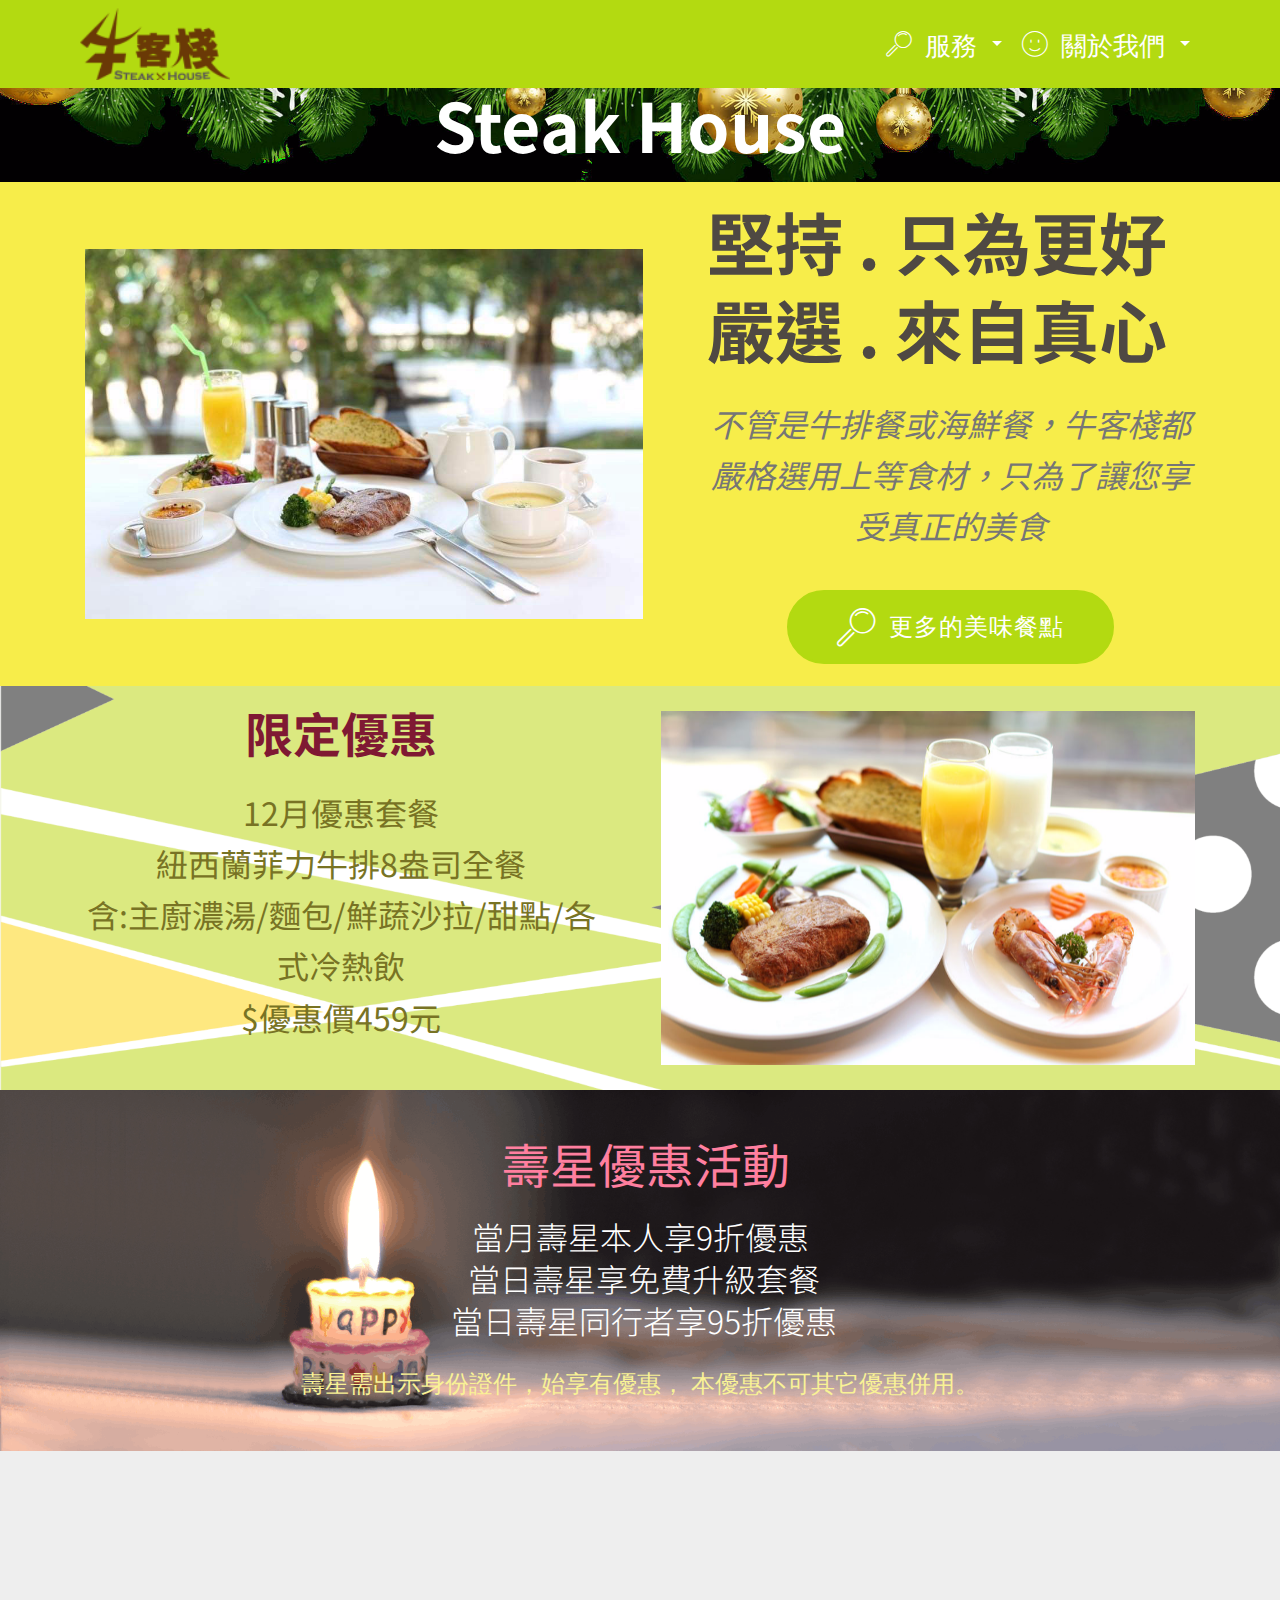
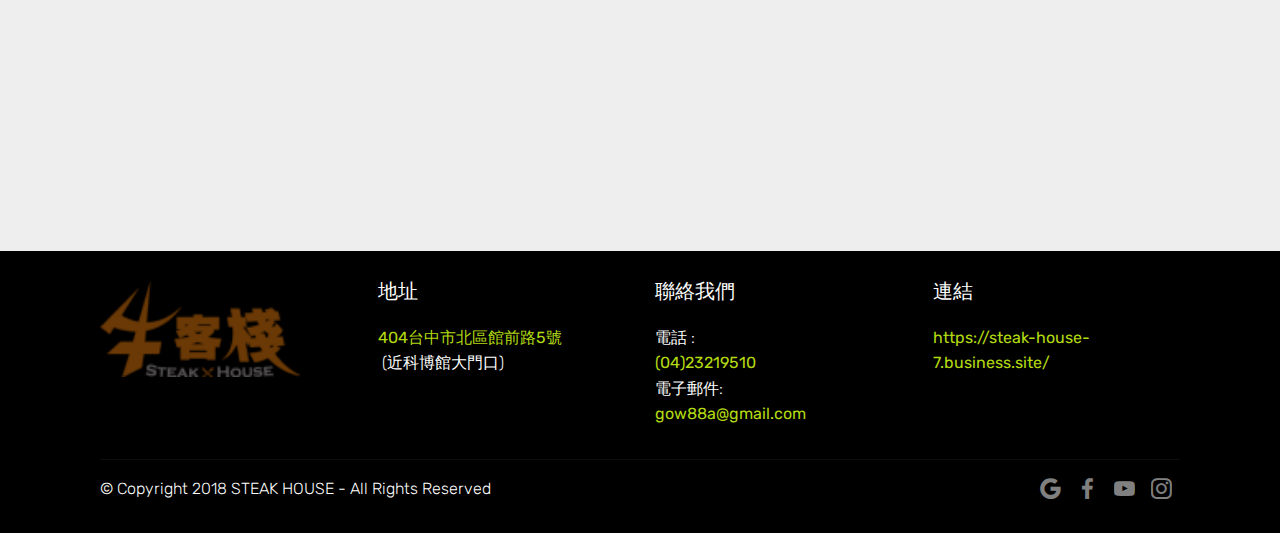
<file: index.html>
<!DOCTYPE html>
<html >
<head>
  <!-- Site made with Mobirise Website Builder v4.8.5, https://mobirise.com -->
  <meta charset="UTF-8">
  <meta http-equiv="X-UA-Compatible" content="IE=edge">
  <meta name="generator" content="Mobirise v4.8.5, mobirise.com">
  <meta name="viewport" content="width=device-width, initial-scale=1, minimum-scale=1">
  <link rel="shortcut icon" href="assets/images/-122x59.png" type="image/x-icon">
  <meta name="description" content="首頁、服務、地圖、聯絡方式">
  <title>牛客棧原塊/厚切</title>
  <link rel="stylesheet" href="assets/web/assets/mobirise-icons/mobirise-icons.css">
  <link rel="stylesheet" href="assets/tether/tether.min.css">
  <link rel="stylesheet" href="assets/bootstrap/css/bootstrap.min.css">
  <link rel="stylesheet" href="assets/bootstrap/css/bootstrap-grid.min.css">
  <link rel="stylesheet" href="assets/bootstrap/css/bootstrap-reboot.min.css">
  <link rel="stylesheet" href="assets/dropdown/css/style.css">
  <link rel="stylesheet" href="assets/socicon/css/styles.css">
  <link rel="stylesheet" href="assets/theme/css/style.css">
  <link rel="stylesheet" href="assets/mobirise/css/mbr-additional.css" type="text/css">
  
  
  
</head>
<body>
  <section class="menu cid-r9v1JOk8Sc" once="menu" id="menu1-k">

    

    <nav class="navbar navbar-expand beta-menu navbar-dropdown align-items-center navbar-fixed-top navbar-toggleable-sm">
        <button class="navbar-toggler navbar-toggler-right" type="button" data-toggle="collapse" data-target="#navbarSupportedContent" aria-controls="navbarSupportedContent" aria-expanded="false" aria-label="Toggle navigation">
            <div class="hamburger">
                <span></span>
                <span></span>
                <span></span>
                <span></span>
            </div>
        </button>
        <div class="menu-logo">
            <div class="navbar-brand">
                <span class="navbar-logo">
                    <a href="index.html">
                         <img src="assets/images/-122x59.png" alt="" title="" style="height: 4.5rem;">
                    </a>
                </span>
                
            </div>
        </div>
        <div class="collapse navbar-collapse" id="navbarSupportedContent">
            <ul class="navbar-nav nav-dropdown nav-right" data-app-modern-menu="true"><li class="nav-item dropdown open">
                    <a class="nav-link link text-white dropdown-toggle display-4" href="#top" data-toggle="dropdown-submenu" aria-expanded="true"><span class="mbri-search mbr-iconfont mbr-iconfont-btn">&nbsp;服務</span></a><div class="dropdown-menu"><a class="text-white dropdown-item display-4" href="menu.html">美味餐點</a><div class="dropdown"><a class="text-white dropdown-item dropdown-toggle display-4" href="meal.html" aria-expanded="false" data-toggle="dropdown-submenu">餐點目錄</a><div class="dropdown-menu dropdown-submenu"><a class="text-white dropdown-item display-4" href="meal.html#content5-2p" aria-expanded="false">特選排餐</a><a class="text-white dropdown-item display-4" href="meal.html#content5-41" aria-expanded="false">上選排餐</a><a class="text-white dropdown-item display-4" href="meal.html#content5-42" aria-expanded="false">嚴選海鮮特餐</a><a class="text-white dropdown-item display-4" href="meal.html#content5-3c" aria-expanded="false">雙拼海陸餐</a><a class="text-white dropdown-item display-4" href="meal.html#content5-34" aria-expanded="false">小主人翁餐</a></div></div><div class="dropdown"><a class="text-white dropdown-item dropdown-toggle display-4" href="single.html" aria-expanded="false" data-toggle="dropdown-submenu">單點餐點</a><div class="dropdown-menu dropdown-submenu"><a class="text-white dropdown-item display-4" href="single.html#content5-45" aria-expanded="false">單點海鮮</a><a class="text-white dropdown-item display-4" href="single.html#content5-48" aria-expanded="false">單點附餐</a><a class="text-white dropdown-item display-4" href="single.html#content5-4b" aria-expanded="false">單點飲料</a></div></div><a class="text-white dropdown-item display-4" href="index.html#header3-3k" aria-expanded="false">限定優惠</a><a class="text-white dropdown-item display-4" href="index.html#header1-3p" aria-expanded="false">壽星優惠</a><a class="text-white dropdown-item display-4" href="menu.html#content5-22" aria-expanded="false">套餐附餐</a><a class="text-white dropdown-item display-4" href="menu.html#content5-29" aria-expanded="false">升級超值套餐</a></div>
                </li><li class="nav-item dropdown">
                    <a class="nav-link link text-white dropdown-toggle display-4" href="#top" aria-expanded="false" data-toggle="dropdown-submenu"><span class="mbri-smile-face mbr-iconfont mbr-iconfont-btn">&nbsp;關於我們</span></a><div class="dropdown-menu"><a class="text-white dropdown-item display-4" href="index.html#footer1-4g" aria-expanded="false">聯絡我們</a><a class="text-white dropdown-item display-4" href="index.html#map1-w" aria-expanded="false">地圖</a></div>
                </li></ul>
            
        </div>
    </nav>
</section>

<section class="engine"><a href="https://mobirise.info/a">online web builder</a></section><section class="mbr-section content5 cid-rdgCJhRoB3" id="content5-3q">

    

    

    <div class="container">
        <div class="media-container-row">
            <div class="title col-12 col-md-8">
                <h2 class="align-center mbr-bold mbr-white pb-3 mbr-fonts-style display-1">&nbsp;Steak House&nbsp;</h2>
                
                
                
            </div>
        </div>
    </div>
</section>

<section class="header3 cid-r9uVhPHBFx" id="header3-i">

    

    

    <div class="container">
        <div class="media-container-row">
            <div class="mbr-figure" style="width: 120%;">
                <img src="assets/images/-960x640.jpg" alt="Mobirise" title="">
            </div>

            <div class="media-content">
                
                <h3 class="mbr-section-subtitle align-left mbr-white mbr-light pb-3 mbr-fonts-style display-1"><strong>堅持 . 只為更好<br> 嚴選 . 來自真心&nbsp;</strong></h3>
                <div class="mbr-section-text mbr-white pb-3 ">
                    <p class="mbr-text mbr-fonts-style display-5"><em>不管是牛排餐或海鮮餐，牛客棧都嚴格選用上等食材，只為了讓您享受真正的美食</em></p>
                </div>
                <div class="mbr-section-btn"><a class="btn btn-md btn-primary display-7" href="menu.html"><span class="mbri-search mbr-iconfont mbr-iconfont-btn"></span>更多的美味餐點</a></div>
            </div>
        </div>
    </div>

</section>

<section class="header3 cid-rdeuwufTok" id="header3-3k">

    

    <div class="mbr-overlay" style="opacity: 0.5; background-color: rgb(255, 255, 255);">
    </div>

    <div class="container">
        <div class="media-container-row">
            <div class="mbr-figure" style="width: 110%;">
                <img src="assets/images/-952x635.jpg" alt="Mobirise" title="">
            </div>

            <div class="media-content">
                
                <h3 class="mbr-section-subtitle align-left mbr-white mbr-light pb-3 mbr-fonts-style display-2"><strong>
                    限定優惠</strong></h3>
                <div class="mbr-section-text mbr-white pb-3 ">
                    <p class="mbr-text mbr-fonts-style display-5">12月優惠套餐
<br>紐西蘭菲力牛排8盎司全餐
<br>含:主廚濃湯/麵包/鮮蔬沙拉/甜點/各式冷熱飲
<br>$優惠價459元</p>
                </div>
                
            </div>
        </div>
    </div>

</section>

<section class="header1 cid-rdgnZkDc5x" id="header1-3p">

    

    

    <div class="container">
        <div class="row justify-content-md-center">
            <div class="mbr-white col-md-10">
                <h1 class="mbr-section-title align-center mbr-bold pb-3 mbr-fonts-style display-2"><span style="font-weight: normal;">&nbsp;壽星優惠活動</span></h1>
                <h3 class="mbr-section-subtitle align-center mbr-light pb-3 mbr-fonts-style display-5">
                    當月壽星本人享9折優惠
                <div>&nbsp;當日壽星享免費升級套餐
</div><div>&nbsp;當日壽星同行者享95折優惠</div></h3>
                <p class="mbr-text align-center pb-3 mbr-fonts-style display-7">
                      壽星需出示身份證件，始享有優惠， 本優惠不可其它優惠併用。
                </p>
                
            </div>
        </div>
    </div>

</section>

<section class="map1 cid-rcRYozASua" id="map1-w">

     

    <div class="google-map"><iframe frameborder="0" style="border:0" src="https://www.google.com/maps/embed/v1/place?key=AIzaSyA0Dx_boXQiwvdz8sJHoYeZNVTdoWONYkU&amp;q=place_id:ChIJK9Ws_3c9aTQRaySUDRBMJh4" allowfullscreen=""></iframe></div>
</section>

<section class="cid-rdpZtmtz6b" id="footer1-4g">

    

    

    <div class="container">
        <div class="media-container-row content text-white">
            <div class="col-12 col-md-3">
                <div class="media-wrap">
                    <a href="index.html">
                        <img src="assets/images/-122x59.png" alt="" title="">
                    </a>
                </div>
            </div>
            <div class="col-12 col-md-3 mbr-fonts-style display-4">
                <h5 class="pb-3">
                    地址
                </h5>
                <p class="mbr-text"><a href="index.html#map1-w">404台中市北區館前路5號</a><br>&nbsp;(近科博館大門口)<br></p>
            </div>
            <div class="col-12 col-md-3 mbr-fonts-style display-4">
                <h5 class="pb-3">
                    聯絡我們
                </h5>
                <p class="mbr-text">電話 :
<br><a href="tel:+886-4-23219510">(04)23219510
</a><br>電子郵件:               
<br><a href="mailto:gow88a@gmail.com">gow88a@gmail.com</a></p>
            </div>
            <div class="col-12 col-md-3 mbr-fonts-style display-4">
                <h5 class="pb-3">
                    連結
                </h5>
                <p class="mbr-text"><a href="https://steak-house-7.business.site/" target="_blank">https://steak-house-7.business.site/</a><br></p>
            </div>
        </div>
        <div class="footer-lower">
            <div class="media-container-row">
                <div class="col-sm-12">
                    <hr>
                </div>
            </div>
            <div class="media-container-row mbr-white">
                <div class="col-sm-6 copyright">
                    <p class="mbr-text mbr-fonts-style display-4">
                        © Copyright 2018 STEAK HOUSE - All Rights Reserved
                    </p>
                </div>
                <div class="col-md-6">
                    <div class="social-list align-right">
                        <div class="soc-item">
                            <a href="https://www.google.com.tw/search?hl=zh-TW&source=hp&ei=FNEpXK-0IIfN-QaLsqC4Ag&q=%E7%89%9B%E5%AE%A2%E6%A3%A7%2F%E5%8E%9F%E5%A1%8A%2F%E5%8E%9A%E5%88%87%2F%E7%89%9B%E6%8E%92%E9%A4%A8&oq=&gs_l=psy-ab.1.0.35i39l6.0.0..2425...1.0..0.77.77.1......0......gws-wiz.....6.ie_u-wRMoLg" target="_blank">
                                <span class="mbr-iconfont mbr-iconfont-social socicon-google socicon"></span>
                            </a>
                        </div>
                        <div class="soc-item">
                            <a href="https://zh-tw.facebook.com/twsteak" target="_blank">
                                <span class="mbr-iconfont mbr-iconfont-social socicon-facebook socicon"></span>
                            </a>
                        </div>
                        <div class="soc-item">
                            <a href="https://www.youtube.com/watch?v=DgvcWRcHfdc" target="_blank">
                                <span class="mbr-iconfont mbr-iconfont-social socicon-youtube socicon"></span>
                            </a>
                        </div>
                        <div class="soc-item">
                            <a href="https://www.instagram.com/steak_house_5/" target="_blank">
                                <span class="mbr-iconfont mbr-iconfont-social socicon-instagram socicon"></span>
                            </a>
                        </div>
                        
                        
                    </div>
                </div>
            </div>
        </div>
    </div>
</section>


  <script src="assets/web/assets/jquery/jquery.min.js"></script>
  <script src="assets/popper/popper.min.js"></script>
  <script src="assets/tether/tether.min.js"></script>
  <script src="assets/bootstrap/js/bootstrap.min.js"></script>
  <script src="assets/smoothscroll/smooth-scroll.js"></script>
  <script src="assets/dropdown/js/script.min.js"></script>
  <script src="assets/touchswipe/jquery.touch-swipe.min.js"></script>
  <script src="assets/theme/js/script.js"></script>
  
  
</body>
</html>
</file>
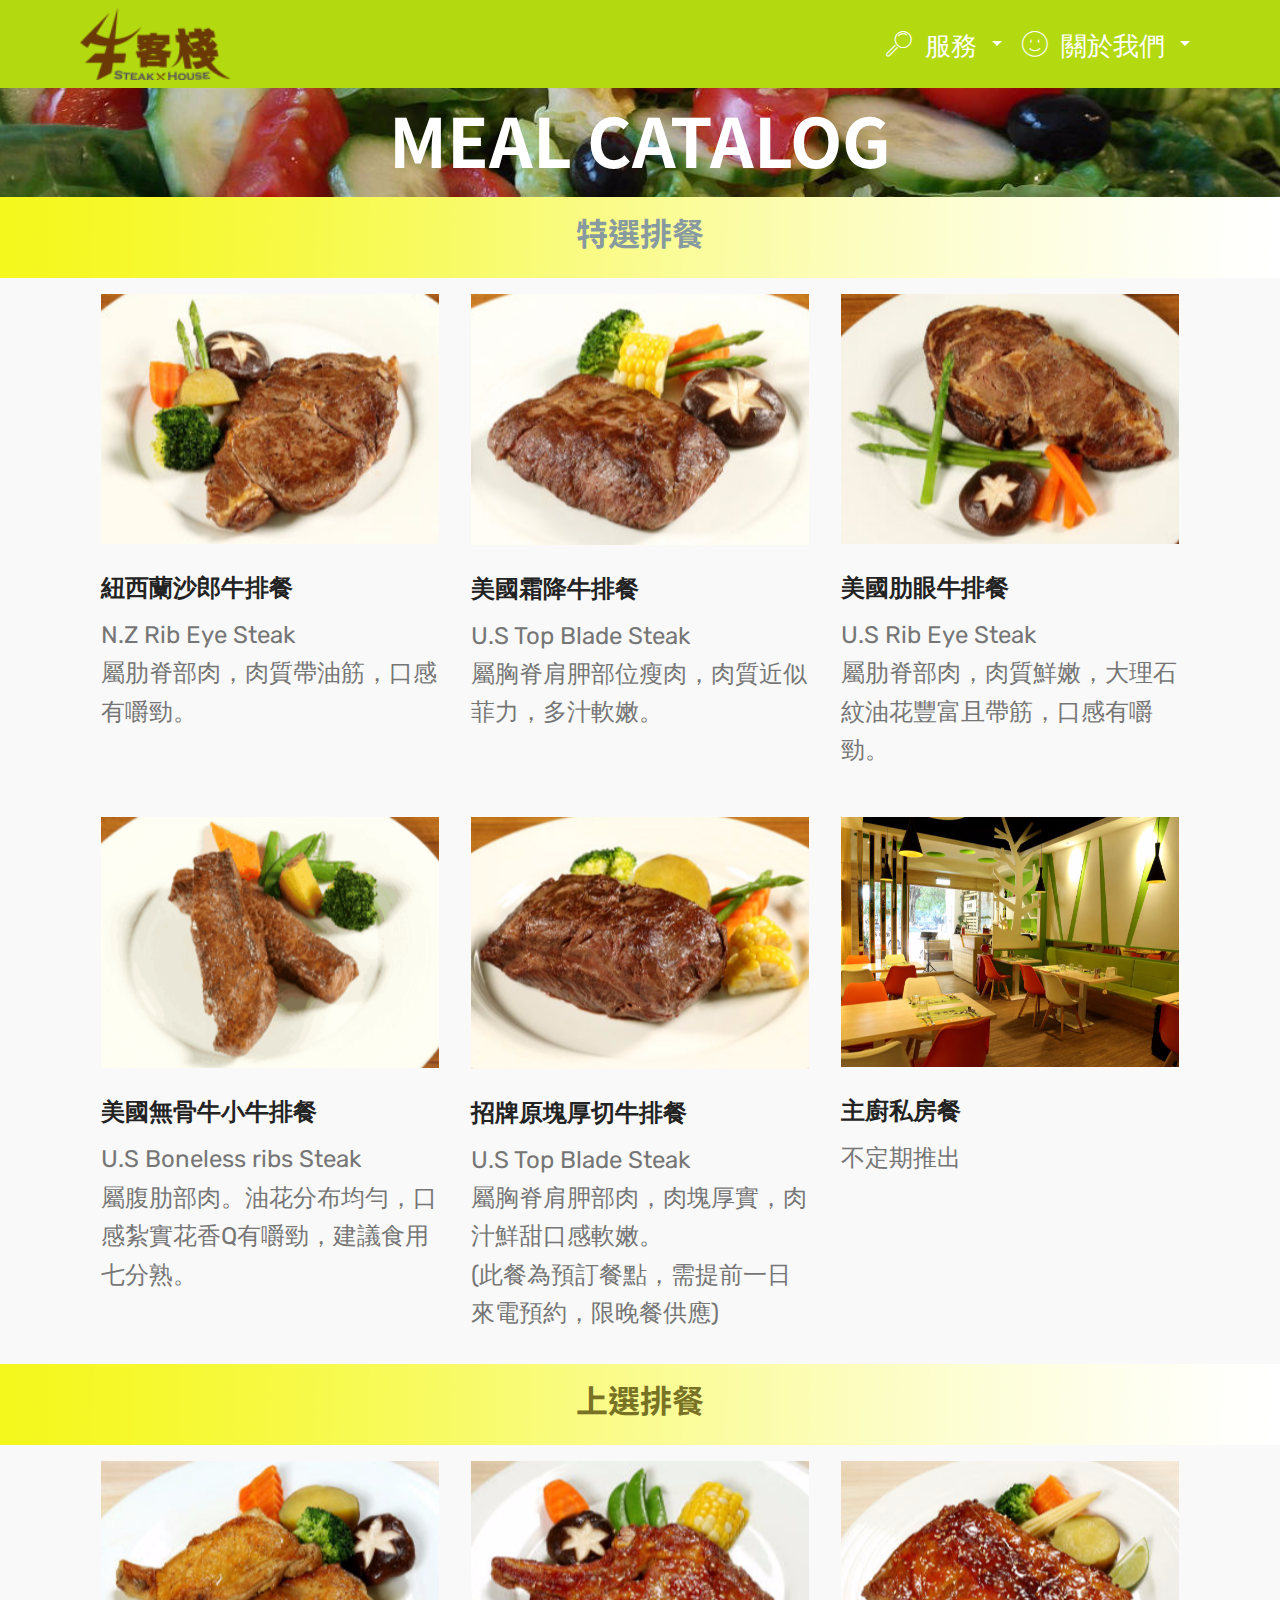
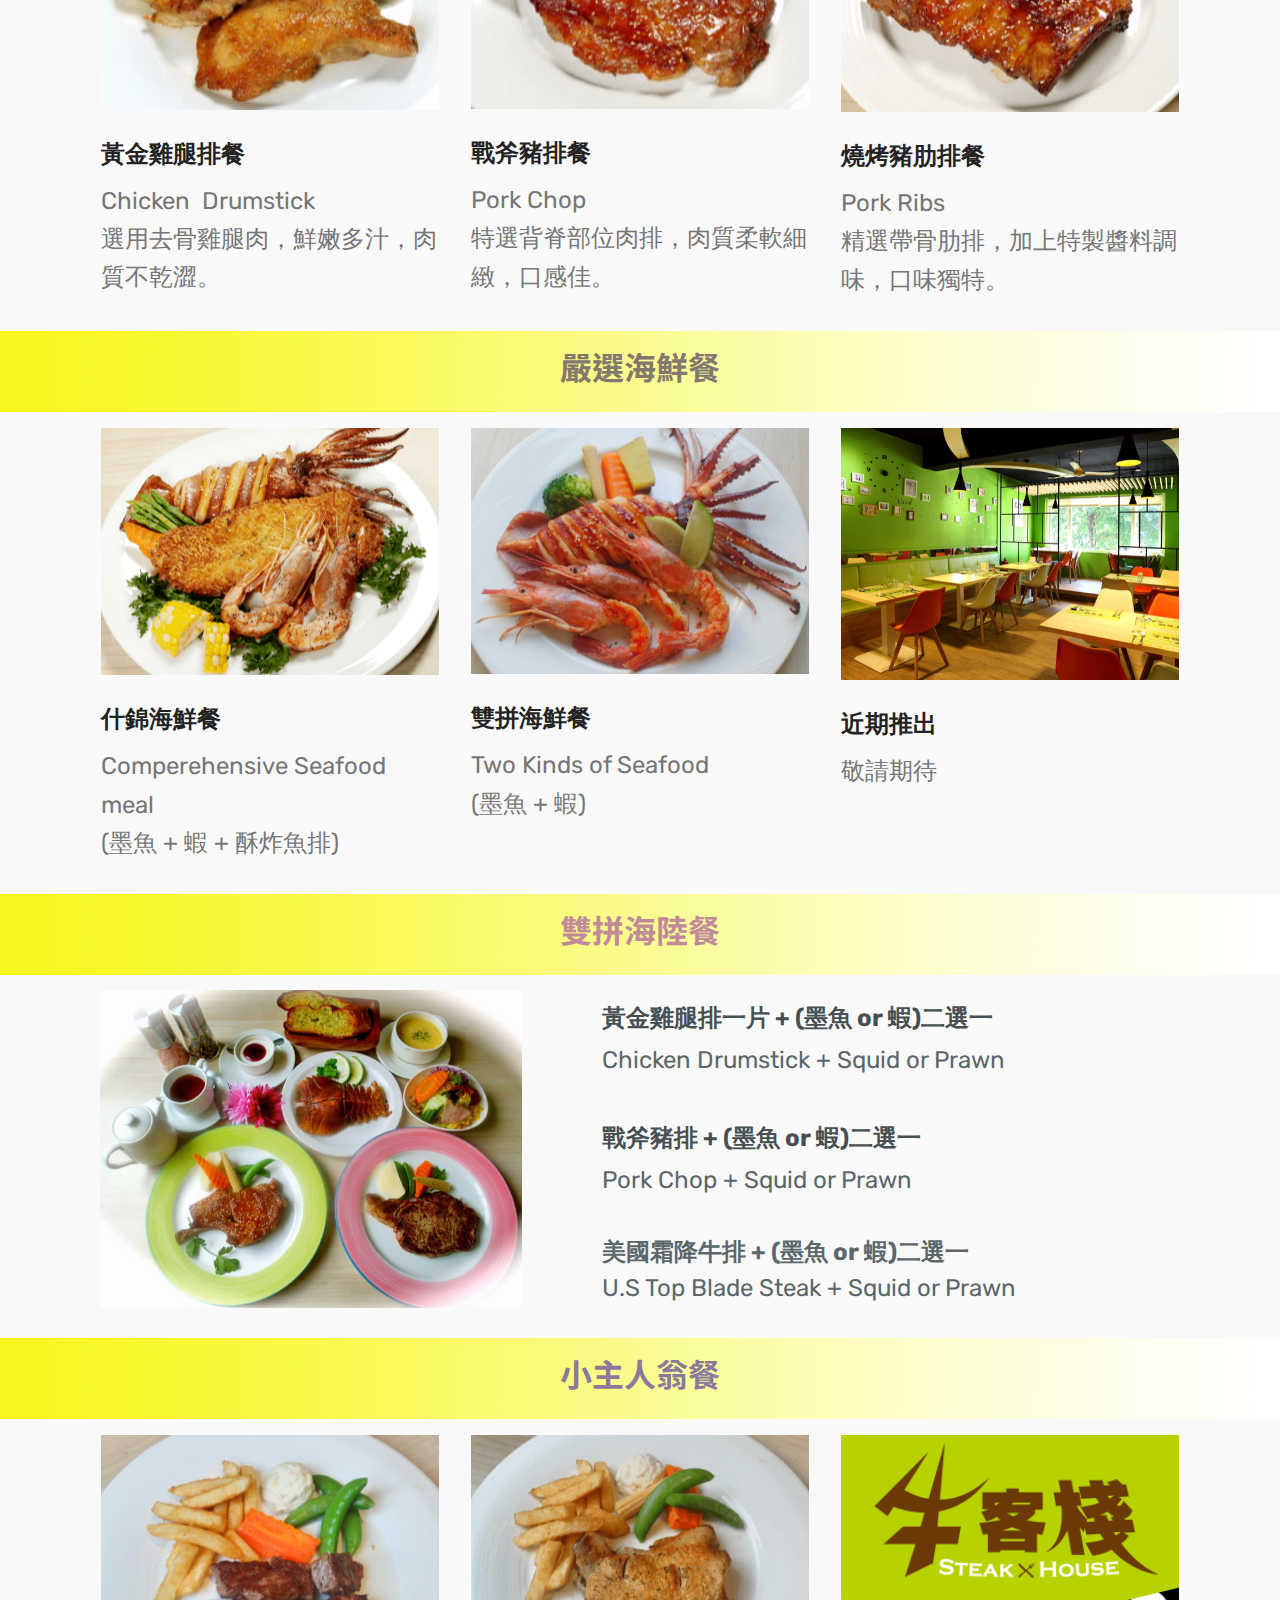
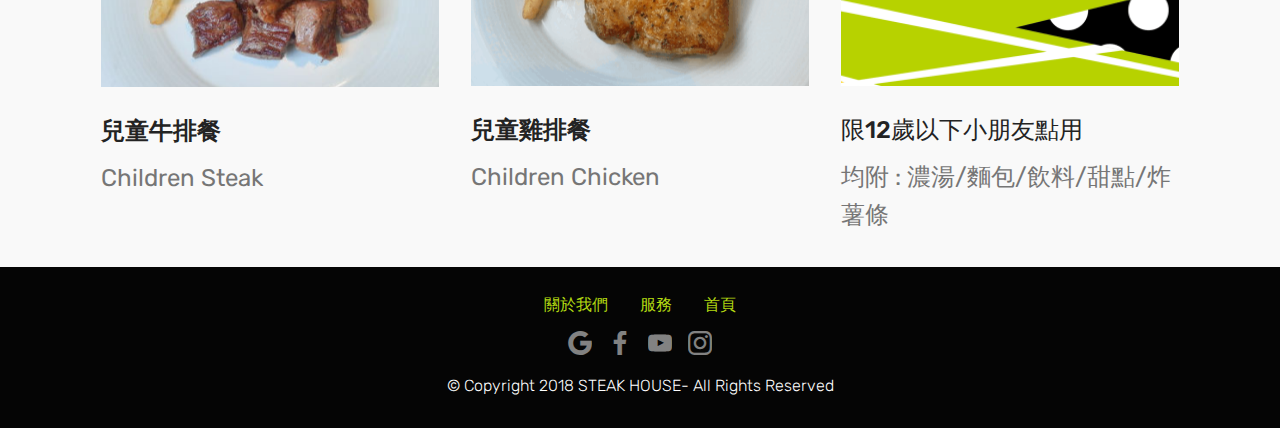
<file: meal.html>
<!DOCTYPE html>
<html >
<head>
  <!-- Site made with Mobirise Website Builder v4.8.5, https://mobirise.com -->
  <meta charset="UTF-8">
  <meta http-equiv="X-UA-Compatible" content="IE=edge">
  <meta name="generator" content="Mobirise v4.8.5, mobirise.com">
  <meta name="viewport" content="width=device-width, initial-scale=1, minimum-scale=1">
  <link rel="shortcut icon" href="assets/images/-122x59.png" type="image/x-icon">
  <meta name="description" content="">
  <title>餐點目錄</title>
  <link rel="stylesheet" href="assets/web/assets/mobirise-icons/mobirise-icons.css">
  <link rel="stylesheet" href="assets/tether/tether.min.css">
  <link rel="stylesheet" href="assets/bootstrap/css/bootstrap.min.css">
  <link rel="stylesheet" href="assets/bootstrap/css/bootstrap-grid.min.css">
  <link rel="stylesheet" href="assets/bootstrap/css/bootstrap-reboot.min.css">
  <link rel="stylesheet" href="assets/dropdown/css/style.css">
  <link rel="stylesheet" href="assets/socicon/css/styles.css">
  <link rel="stylesheet" href="assets/theme/css/style.css">
  <link rel="stylesheet" href="assets/mobirise/css/mbr-additional.css" type="text/css">
  
  
  
</head>
<body>
  <section class="menu cid-r9v1JOk8Sc" once="menu" id="menu1-2i">

    

    <nav class="navbar navbar-expand beta-menu navbar-dropdown align-items-center navbar-fixed-top navbar-toggleable-sm">
        <button class="navbar-toggler navbar-toggler-right" type="button" data-toggle="collapse" data-target="#navbarSupportedContent" aria-controls="navbarSupportedContent" aria-expanded="false" aria-label="Toggle navigation">
            <div class="hamburger">
                <span></span>
                <span></span>
                <span></span>
                <span></span>
            </div>
        </button>
        <div class="menu-logo">
            <div class="navbar-brand">
                <span class="navbar-logo">
                    <a href="index.html">
                         <img src="assets/images/-122x59.png" alt="" title="" style="height: 4.5rem;">
                    </a>
                </span>
                
            </div>
        </div>
        <div class="collapse navbar-collapse" id="navbarSupportedContent">
            <ul class="navbar-nav nav-dropdown nav-right" data-app-modern-menu="true"><li class="nav-item dropdown open">
                    <a class="nav-link link text-white dropdown-toggle display-4" href="#top" data-toggle="dropdown-submenu" aria-expanded="true"><span class="mbri-search mbr-iconfont mbr-iconfont-btn">&nbsp;服務</span></a><div class="dropdown-menu"><a class="text-white dropdown-item display-4" href="menu.html">美味餐點</a><div class="dropdown"><a class="text-white dropdown-item dropdown-toggle display-4" href="meal.html" aria-expanded="false" data-toggle="dropdown-submenu">餐點目錄</a><div class="dropdown-menu dropdown-submenu"><a class="text-white dropdown-item display-4" href="meal.html#content5-2p" aria-expanded="false">特選排餐</a><a class="text-white dropdown-item display-4" href="meal.html#content5-41" aria-expanded="false">上選排餐</a><a class="text-white dropdown-item display-4" href="meal.html#content5-42" aria-expanded="false">嚴選海鮮特餐</a><a class="text-white dropdown-item display-4" href="meal.html#content5-3c" aria-expanded="false">雙拼海陸餐</a><a class="text-white dropdown-item display-4" href="meal.html#content5-34" aria-expanded="false">小主人翁餐</a></div></div><div class="dropdown"><a class="text-white dropdown-item dropdown-toggle display-4" href="single.html" aria-expanded="false" data-toggle="dropdown-submenu">單點餐點</a><div class="dropdown-menu dropdown-submenu"><a class="text-white dropdown-item display-4" href="single.html#content5-45" aria-expanded="false">單點海鮮</a><a class="text-white dropdown-item display-4" href="single.html#content5-48" aria-expanded="false">單點附餐</a><a class="text-white dropdown-item display-4" href="single.html#content5-4b" aria-expanded="false">單點飲料</a></div></div><a class="text-white dropdown-item display-4" href="index.html#header3-3k" aria-expanded="false">限定優惠</a><a class="text-white dropdown-item display-4" href="index.html#header1-3p" aria-expanded="false">壽星優惠</a><a class="text-white dropdown-item display-4" href="menu.html#content5-22" aria-expanded="false">套餐附餐</a><a class="text-white dropdown-item display-4" href="menu.html#content5-29" aria-expanded="false">升級超值套餐</a></div>
                </li><li class="nav-item dropdown">
                    <a class="nav-link link text-white dropdown-toggle display-4" href="#top" aria-expanded="false" data-toggle="dropdown-submenu"><span class="mbri-smile-face mbr-iconfont mbr-iconfont-btn">&nbsp;關於我們</span></a><div class="dropdown-menu"><a class="text-white dropdown-item display-4" href="index.html#footer1-4g" aria-expanded="false">聯絡我們</a><a class="text-white dropdown-item display-4" href="index.html#map1-w" aria-expanded="false">地圖</a></div>
                </li></ul>
            
        </div>
    </nav>
</section>

<section class="engine"><a href="https://mobirise.info/t">amp template</a></section><section class="mbr-section content5 cid-rd4fO2Qg4N" id="content5-2p">

    

    

    <div class="container">
        <div class="media-container-row">
            <div class="title col-12 col-md-8">
                <h2 class="align-center mbr-bold mbr-white pb-3 mbr-fonts-style display-1">MEAL CATALOG</h2>
                
                
                
            </div>
        </div>
    </div>
</section>

<section class="mbr-section content5 cid-rdjbg92HHY" id="content5-3z">

    

    

    <div class="container">
        <div class="media-container-row">
            <div class="title col-12 col-md-8">
                
                <h3 class="mbr-section-subtitle align-center mbr-light mbr-white pb-3 mbr-fonts-style display-5"><strong>
                    特選排餐</strong></h3>
                
                
            </div>
        </div>
    </div>
</section>

<section class="features2 cid-rd8p8Kfvlj" id="features2-2q">

    

    
    
    <div class="container">
        <div class="media-container-row">
            <div class="card p-3 col-12 col-md-6 col-lg-4">
                <div class="card-wrapper">
                    <div class="card-img">
                        <img src="assets/images/-596x397.jpg" alt="Mobirise" title="">
                    </div>
                    <div class="card-box">
                        <h4 class="card-title pb-3 mbr-fonts-style display-7"><strong>
                            紐西蘭沙郎牛排餐
                        </strong></h4>
                        <p class="mbr-text mbr-fonts-style display-7">N.Z Rib Eye Steak
<br>屬肋脊部肉，肉質帶油筋，口感有嚼勁。
<br>
<br></p>
                    </div>
                </div>
            </div>

            <div class="card p-3 col-12 col-md-6 col-lg-4">
                <div class="card-wrapper">
                    <div class="card-img">
                        <img src="assets/images/-676x451.jpg" alt="Mobirise" title="">
                    </div>
                    <div class="card-box ">
                        <h4 class="card-title pb-3 mbr-fonts-style display-7"><strong>
                            美國霜降牛排餐
                        </strong></h4>
                        <p class="mbr-text mbr-fonts-style display-7">U.S Top Blade Steak
<br>屬胸脊肩胛部位瘦肉，肉質近似菲力，多汁軟嫩。&nbsp;<br></p>
                    </div>
                </div>
            </div>

            <div class="card p-3 col-12 col-md-6 col-lg-4">
                <div class="card-wrapper">
                    <div class="card-img">
                        <img src="assets/images/-596x39725.jpg" alt="Mobirise" title="">
                    </div>
                    <div class="card-box">
                        <h4 class="card-title pb-3 mbr-fonts-style display-7"><strong>
                            美國肋眼牛排餐
                        </strong></h4>
                        <p class="mbr-text mbr-fonts-style display-7">U.S Rib Eye Steak
<br>屬肋脊部肉，肉質鮮嫩，大理石紋油花豐富且帶筋，口感有嚼勁。</p>
                    </div>
                </div>
            </div>

            
        </div>
    </div>
</section>

<section class="features2 cid-rd8rpd7g5P" id="features2-2s">

    

    
    
    <div class="container">
        <div class="media-container-row">
            <div class="card p-3 col-12 col-md-6 col-lg-4">
                <div class="card-wrapper">
                    <div class="card-img">
                        <img src="assets/images/-676x45126.png" alt="Mobirise" title="">
                    </div>
                    <div class="card-box">
                        <h4 class="card-title pb-3 mbr-fonts-style display-7"><strong>美國無骨牛小牛排餐</strong></h4>
                        <p class="mbr-text mbr-fonts-style display-7">U.S Boneless ribs Steak
<br>屬腹肋部肉。油花分布均勻，口感紮實花香Q有嚼勁，建議食用七分熟。</p>
                    </div>
                </div>
            </div>

            <div class="card p-3 col-12 col-md-6 col-lg-4">
                <div class="card-wrapper">
                    <div class="card-img">
                        <img src="assets/images/-676x45127.jpg" alt="Mobirise" title="">
                    </div>
                    <div class="card-box ">
                        <h4 class="card-title pb-3 mbr-fonts-style display-7"><strong>
                            招牌原塊厚切牛排餐</strong></h4>
                        <p class="mbr-text mbr-fonts-style display-7">U.S Top Blade Steak<br>屬胸脊肩胛部肉，肉塊厚實，肉汁鮮甜口感軟嫩。<br>(此餐為預訂餐點，需提前一日來電預約，限晚餐供應)<br></p>
                    </div>
                </div>
            </div>

            <div class="card p-3 col-12 col-md-6 col-lg-4">
                <div class="card-wrapper">
                    <div class="card-img">
                        <img src="assets/images/-676x45128.jpg" alt="Mobirise" title="">
                    </div>
                    <div class="card-box">
                        <h4 class="card-title pb-3 mbr-fonts-style display-7"><strong>主廚私房餐</strong></h4>
                        <p class="mbr-text mbr-fonts-style display-7">不定期推出</p>
                    </div>
                </div>
            </div>

            
        </div>
    </div>
</section>

<section class="mbr-section content5 cid-rdjdMwtrB2" id="content5-41">

    

    

    <div class="container">
        <div class="media-container-row">
            <div class="title col-12 col-md-8">
                
                <h3 class="mbr-section-subtitle align-center mbr-light mbr-white pb-3 mbr-fonts-style display-5"><strong>
                    上選排餐</strong></h3>
                
                
            </div>
        </div>
    </div>
</section>

<section class="features2 cid-rd8MmFHIFU" id="features2-2v">

    

    
    
    <div class="container">
        <div class="media-container-row">
            <div class="card p-3 col-12 col-md-6 col-lg-4">
                <div class="card-wrapper">
                    <div class="card-img">
                        <img src="assets/images/-676x45129.jpg" alt="Mobirise" title="">
                    </div>
                    <div class="card-box">
                        <h4 class="card-title pb-3 mbr-fonts-style display-7"><strong>
                            黃金雞腿排餐</strong></h4>
                        <p class="mbr-text mbr-fonts-style display-7">Chicken &nbsp;Drumstick<br>選用去骨雞腿肉，鮮嫩多汁，肉質不乾澀。</p>
                    </div>
                </div>
            </div>

            <div class="card p-3 col-12 col-md-6 col-lg-4">
                <div class="card-wrapper">
                    <div class="card-img">
                        <img src="assets/images/-676x45130.jpg" alt="Mobirise" title="">
                    </div>
                    <div class="card-box ">
                        <h4 class="card-title pb-3 mbr-fonts-style display-7"><strong>
                            戰斧豬排餐</strong></h4>
                        <p class="mbr-text mbr-fonts-style display-7">Pork Chop<br>特選背脊部位肉排，肉質柔軟細緻，口感佳。</p>
                    </div>
                </div>
            </div>

            <div class="card p-3 col-12 col-md-6 col-lg-4">
                <div class="card-wrapper">
                    <div class="card-img">
                        <img src="assets/images/-676x45131.jpg" alt="Mobirise" title="">
                    </div>
                    <div class="card-box">
                        <h4 class="card-title pb-3 mbr-fonts-style display-7"><strong>
                            燒烤豬肋排餐</strong></h4>
                        <p class="mbr-text mbr-fonts-style display-7">Pork Ribs<br>精選帶骨肋排，加上特製醬料調味，口味獨特。</p>
                    </div>
                </div>
            </div>

            
        </div>
    </div>
</section>

<section class="mbr-section content5 cid-rdjfkHTEpJ" id="content5-42">

    

    

    <div class="container">
        <div class="media-container-row">
            <div class="title col-12 col-md-8">
                
                <h3 class="mbr-section-subtitle align-center mbr-light mbr-white pb-3 mbr-fonts-style display-5"><strong>嚴選海鮮餐</strong></h3>
                
                
            </div>
        </div>
    </div>
</section>

<section class="features2 cid-rd9hZQzNhK" id="features2-32">

    

    
    
    <div class="container">
        <div class="media-container-row">
            <div class="card p-3 col-12 col-md-6 col-lg-4">
                <div class="card-wrapper">
                    <div class="card-img">
                        <img src="assets/images/-676x451.png" alt="Mobirise" title="">
                    </div>
                    <div class="card-box">
                        <h4 class="card-title pb-3 mbr-fonts-style display-7"><strong>什錦海鮮餐</strong></h4>
                        <p class="mbr-text mbr-fonts-style display-7">Comperehensive Seafood meal<br>(墨魚 + 蝦 + 酥炸魚排)&nbsp;</p>
                    </div>
                </div>
            </div>

            <div class="card p-3 col-12 col-md-6 col-lg-4">
                <div class="card-wrapper">
                    <div class="card-img">
                        <img src="assets/images/-676x507.jpg" alt="Mobirise" title="">
                    </div>
                    <div class="card-box ">
                        <h4 class="card-title pb-3 mbr-fonts-style display-7"><strong>雙拼海鮮餐</strong></h4>
                        <p class="mbr-text mbr-fonts-style display-7">Two Kinds of Seafood<br>(墨魚 + 蝦)<br><br></p>
                    </div>
                </div>
            </div>

            <div class="card p-3 col-12 col-md-6 col-lg-4">
                <div class="card-wrapper">
                    <div class="card-img">
                        <img src="assets/images/-676x45132.jpg" alt="Mobirise" title="">
                    </div>
                    <div class="card-box">
                        <h4 class="card-title pb-3 mbr-fonts-style display-7"><strong>近期推出</strong></h4>
                        <p class="mbr-text mbr-fonts-style display-7">敬請期待</p>
                    </div>
                </div>
            </div>

            
        </div>
    </div>
</section>

<section class="mbr-section content5 cid-rdaB71DsTm" id="content5-3c">

    

    

    <div class="container">
        <div class="media-container-row">
            <div class="title col-12 col-md-8">
                
                <h3 class="mbr-section-subtitle align-center mbr-light mbr-white pb-3 mbr-fonts-style display-5"><strong>
                    雙拼海陸餐</strong></h3>
                
                
            </div>
        </div>
    </div>
</section>

<section class="features11 cid-rdaD6CDziz" id="features11-3d">

    

    

    <div class="container">   
        <div class="col-md-12">
            <div class="media-container-row">
                <div class="mbr-figure" style="width: 45%;">
                    <img src="assets/images/-676x505.jpg" alt="Mobirise" title="">
                </div>
                <div class=" align-left aside-content">
                    
                    <div class="mbr-section-text">
                        
                    </div>

                    <div class="block-content">
                        <div class="card p-3 pr-3">
                            <div class="media">
                                     
                                <div class="media-body">
                                    <h4 class="card-title mbr-fonts-style display-7"><strong>黃金雞腿排一片 + (墨魚 or 蝦)二選一</strong></h4>
                                </div>
                            </div>                

                            <div class="card-box">
                                <p class="block-text mbr-fonts-style display-7">Chicken Drumstick + Squid or Prawn</p>
                            </div>
                        </div>

                        <div class="card p-3 pr-3">
                            <div class="media">
                                     
                                <div class="media-body">
                                    <h4 class="card-title mbr-fonts-style display-7"><strong>戰斧豬排 + (墨魚 or 蝦)二選一</strong></h4>
                                </div>
                            </div>                

                            <div class="card-box">
                                <p class="block-text mbr-fonts-style display-7">
                                    Pork Chop + Squid or Prawn<br><br><strong>美國霜降牛排 + (墨魚 or 蝦)二選一</strong><br>U.S Top Blade Steak + Squid or Prawn<br>
                                </p>
                            </div>
                        </div>
                    </div>
                </div>
            </div>
        </div> 
    </div>          
</section>

<section class="mbr-section content5 cid-rd9EwhsY5V" id="content5-34">

    

    

    <div class="container">
        <div class="media-container-row">
            <div class="title col-12 col-md-8">
                
                <h3 class="mbr-section-subtitle align-center mbr-light mbr-white pb-3 mbr-fonts-style display-5"><strong>
                    小主人翁餐</strong></h3>
                
                
            </div>
        </div>
    </div>
</section>

<section class="features2 cid-rd9EAXGRUW" id="features2-35">

    

    
    
    <div class="container">
        <div class="media-container-row">
            <div class="card p-3 col-12 col-md-6 col-lg-4">
                <div class="card-wrapper">
                    <div class="card-img">
                        <img src="assets/images/-676x50733.jpg" alt="Mobirise" title="">
                    </div>
                    <div class="card-box">
                        <h4 class="card-title pb-3 mbr-fonts-style display-7"><strong>
                            兒童牛排餐</strong></h4>
                        <p class="mbr-text mbr-fonts-style display-7">Children Steak</p>
                    </div>
                </div>
            </div>

            <div class="card p-3 col-12 col-md-6 col-lg-4">
                <div class="card-wrapper">
                    <div class="card-img">
                        <img src="assets/images/-676x507.png" alt="Mobirise" title="">
                    </div>
                    <div class="card-box ">
                        <h4 class="card-title pb-3 mbr-fonts-style display-7"><strong>
                            兒童雞排餐</strong></h4>
                        <p class="mbr-text mbr-fonts-style display-7">Children Chicken</p>
                    </div>
                </div>
            </div>

            <div class="card p-3 col-12 col-md-6 col-lg-4">
                <div class="card-wrapper">
                    <div class="card-img">
                        <img src="assets/images/-676x466.png" alt="Mobirise" title="">
                    </div>
                    <div class="card-box">
                        <h4 class="card-title pb-3 mbr-fonts-style display-7">限12歲以下小朋友點用</h4>
                        <p class="mbr-text mbr-fonts-style display-7">均附 : 濃湯/麵包/飲料/甜點/炸薯條</p>
                    </div>
                </div>
            </div>

            
        </div>
    </div>
</section>

<section once="" class="cid-rdpUErF5ev" id="footer7-4d">

    

    

    <div class="container">
        <div class="media-container-row align-center mbr-white">
            <div class="row row-links">
                <ul class="foot-menu">
                    
                    
                    
                    
                    
                <li class="foot-menu-item mbr-fonts-style display-4"><a href="index.html#content5-3q">關於我們</a></li><li class="foot-menu-item mbr-fonts-style display-4"><a href="index.html#content5-3q">服務</a></li><li class="foot-menu-item mbr-fonts-style display-4"><a href="index.html">首頁</a></li></ul>
            </div>
            <div class="row social-row">
                <div class="social-list align-right pb-2">
                    
                    
                    
                    
                    
                    
                <div class="soc-item">
                        <a href="https://www.google.com.tw/search?hl=zh-TW&source=hp&ei=FNEpXK-0IIfN-QaLsqC4Ag&q=%E7%89%9B%E5%AE%A2%E6%A3%A7%2F%E5%8E%9F%E5%A1%8A%2F%E5%8E%9A%E5%88%87%2F%E7%89%9B%E6%8E%92%E9%A4%A8&oq=&gs_l=psy-ab.1.0.35i39l6.0.0..2425...1.0..0.77.77.1......0......gws-wiz.....6.ie_u-wRMoLg" target="_blank">
                            <span class="mbr-iconfont mbr-iconfont-social socicon-google socicon"></span>
                        </a>
                    </div><div class="soc-item">
                        <a href="https://www.facebook.com/twsteak/ " target="_blank">
                            <span class="mbr-iconfont mbr-iconfont-social socicon-facebook socicon"></span>
                        </a>
                    </div><div class="soc-item">
                        <a href="https://www.youtube.com/watch?v=DgvcWRcHfdc" target="_blank">
                            <span class="mbr-iconfont mbr-iconfont-social socicon-youtube socicon"></span>
                        </a>
                    </div><div class="soc-item">
                        <a href="https://www.instagram.com/steak_house_5/" target="_blank">
                            <span class="mbr-iconfont mbr-iconfont-social socicon-instagram socicon"></span>
                        </a>
                    </div></div>
            </div>
            <div class="row row-copirayt">
                <p class="mbr-text mb-0 mbr-fonts-style mbr-white align-center display-4">
                    © Copyright 2018 STEAK HOUSE- All Rights Reserved
                </p>
            </div>
        </div>
    </div>
</section>


  <script src="assets/web/assets/jquery/jquery.min.js"></script>
  <script src="assets/popper/popper.min.js"></script>
  <script src="assets/tether/tether.min.js"></script>
  <script src="assets/bootstrap/js/bootstrap.min.js"></script>
  <script src="assets/smoothscroll/smooth-scroll.js"></script>
  <script src="assets/dropdown/js/script.min.js"></script>
  <script src="assets/touchswipe/jquery.touch-swipe.min.js"></script>
  <script src="assets/theme/js/script.js"></script>
  
  
</body>
</html>
</file>
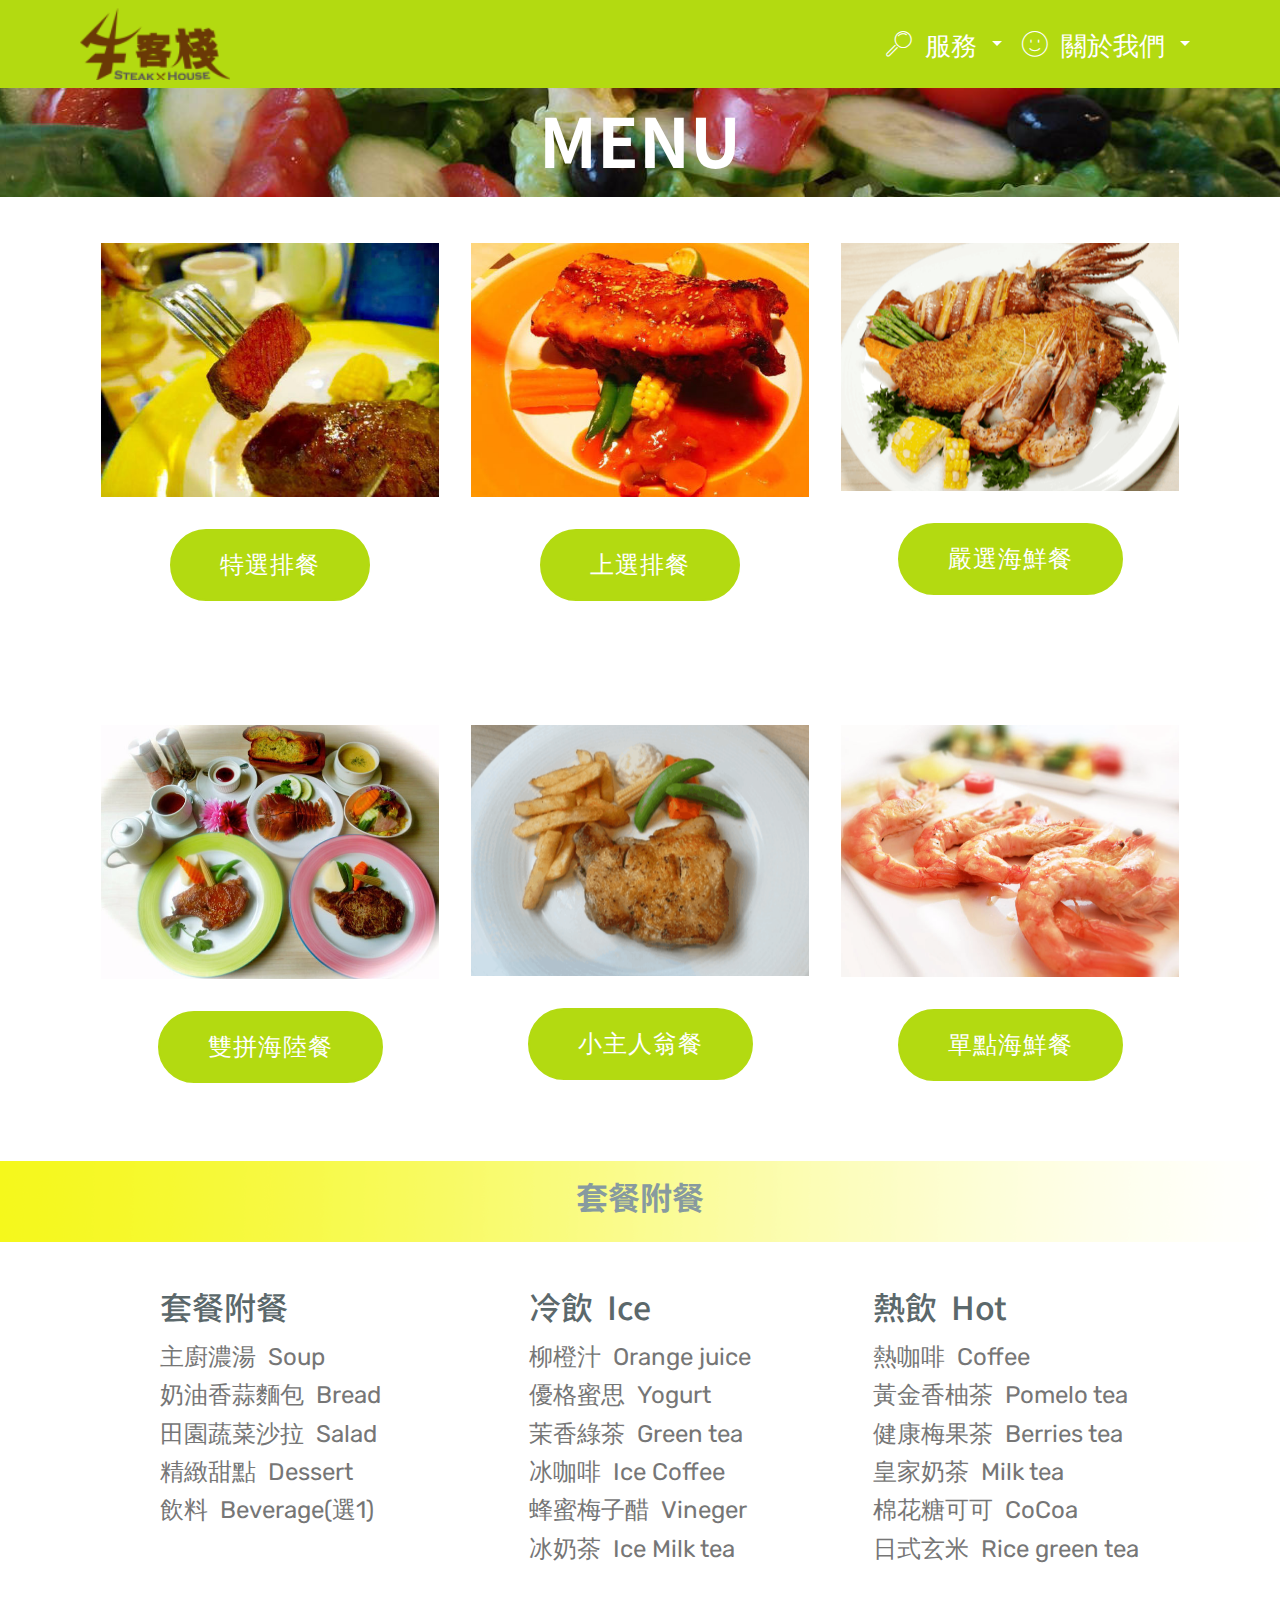
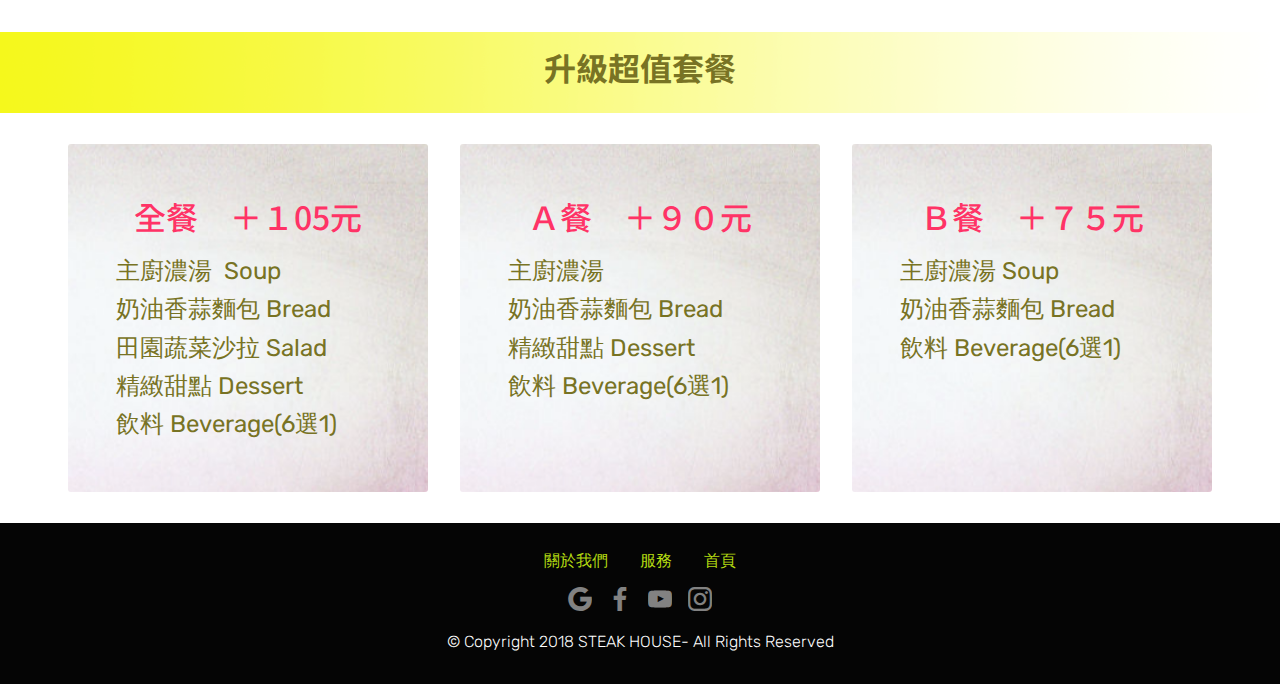
<file: menu.html>
<!DOCTYPE html>
<html >
<head>
  <!-- Site made with Mobirise Website Builder v4.8.5, https://mobirise.com -->
  <meta charset="UTF-8">
  <meta http-equiv="X-UA-Compatible" content="IE=edge">
  <meta name="generator" content="Mobirise v4.8.5, mobirise.com">
  <meta name="viewport" content="width=device-width, initial-scale=1, minimum-scale=1">
  <link rel="shortcut icon" href="assets/images/-122x59.png" type="image/x-icon">
  <meta name="description" content="排餐、套餐附餐、升級超值套餐">
  <title>美味餐點</title>
  <link rel="stylesheet" href="assets/web/assets/mobirise-icons/mobirise-icons.css">
  <link rel="stylesheet" href="assets/tether/tether.min.css">
  <link rel="stylesheet" href="assets/bootstrap/css/bootstrap.min.css">
  <link rel="stylesheet" href="assets/bootstrap/css/bootstrap-grid.min.css">
  <link rel="stylesheet" href="assets/bootstrap/css/bootstrap-reboot.min.css">
  <link rel="stylesheet" href="assets/dropdown/css/style.css">
  <link rel="stylesheet" href="assets/socicon/css/styles.css">
  <link rel="stylesheet" href="assets/theme/css/style.css">
  <link rel="stylesheet" href="assets/mobirise/css/mbr-additional.css" type="text/css">
  
  
  
</head>
<body>
  <section class="menu cid-r9v1JOk8Sc" once="menu" id="menu1-15">

    

    <nav class="navbar navbar-expand beta-menu navbar-dropdown align-items-center navbar-fixed-top navbar-toggleable-sm">
        <button class="navbar-toggler navbar-toggler-right" type="button" data-toggle="collapse" data-target="#navbarSupportedContent" aria-controls="navbarSupportedContent" aria-expanded="false" aria-label="Toggle navigation">
            <div class="hamburger">
                <span></span>
                <span></span>
                <span></span>
                <span></span>
            </div>
        </button>
        <div class="menu-logo">
            <div class="navbar-brand">
                <span class="navbar-logo">
                    <a href="index.html">
                         <img src="assets/images/-122x59.png" alt="" title="" style="height: 4.5rem;">
                    </a>
                </span>
                
            </div>
        </div>
        <div class="collapse navbar-collapse" id="navbarSupportedContent">
            <ul class="navbar-nav nav-dropdown nav-right" data-app-modern-menu="true"><li class="nav-item dropdown open">
                    <a class="nav-link link text-white dropdown-toggle display-4" href="#top" data-toggle="dropdown-submenu" aria-expanded="true"><span class="mbri-search mbr-iconfont mbr-iconfont-btn">&nbsp;服務</span></a><div class="dropdown-menu"><a class="text-white dropdown-item display-4" href="menu.html">美味餐點</a><div class="dropdown"><a class="text-white dropdown-item dropdown-toggle display-4" href="meal.html" aria-expanded="false" data-toggle="dropdown-submenu">餐點目錄</a><div class="dropdown-menu dropdown-submenu"><a class="text-white dropdown-item display-4" href="meal.html#content5-2p" aria-expanded="false">特選排餐</a><a class="text-white dropdown-item display-4" href="meal.html#content5-41" aria-expanded="false">上選排餐</a><a class="text-white dropdown-item display-4" href="meal.html#content5-42" aria-expanded="false">嚴選海鮮特餐</a><a class="text-white dropdown-item display-4" href="meal.html#content5-3c" aria-expanded="false">雙拼海陸餐</a><a class="text-white dropdown-item display-4" href="meal.html#content5-34" aria-expanded="false">小主人翁餐</a></div></div><div class="dropdown"><a class="text-white dropdown-item dropdown-toggle display-4" href="single.html" aria-expanded="false" data-toggle="dropdown-submenu">單點餐點</a><div class="dropdown-menu dropdown-submenu"><a class="text-white dropdown-item display-4" href="single.html#content5-45" aria-expanded="false">單點海鮮</a><a class="text-white dropdown-item display-4" href="single.html#content5-48" aria-expanded="false">單點附餐</a><a class="text-white dropdown-item display-4" href="single.html#content5-4b" aria-expanded="false">單點飲料</a></div></div><a class="text-white dropdown-item display-4" href="index.html#header3-3k" aria-expanded="false">限定優惠</a><a class="text-white dropdown-item display-4" href="index.html#header1-3p" aria-expanded="false">壽星優惠</a><a class="text-white dropdown-item display-4" href="menu.html#content5-22" aria-expanded="false">套餐附餐</a><a class="text-white dropdown-item display-4" href="menu.html#content5-29" aria-expanded="false">升級超值套餐</a></div>
                </li><li class="nav-item dropdown">
                    <a class="nav-link link text-white dropdown-toggle display-4" href="#top" aria-expanded="false" data-toggle="dropdown-submenu"><span class="mbri-smile-face mbr-iconfont mbr-iconfont-btn">&nbsp;關於我們</span></a><div class="dropdown-menu"><a class="text-white dropdown-item display-4" href="index.html#footer1-4g" aria-expanded="false">聯絡我們</a><a class="text-white dropdown-item display-4" href="index.html#map1-w" aria-expanded="false">地圖</a></div>
                </li></ul>
            
        </div>
    </nav>
</section>

<section class="engine"><a href="https://mobirise.info/s">bootstrap theme</a></section><section class="mbr-section content5 cid-rcSqYRc2yM" id="content5-1m">

    

    

    <div class="container">
        <div class="media-container-row">
            <div class="title col-12 col-md-8">
                <h2 class="align-center mbr-bold mbr-white pb-3 mbr-fonts-style display-1">MENU</h2>
                
                
                
            </div>
        </div>
    </div>
</section>

<section class="features3 cid-rdj4Oyojza" id="features3-3x">

    

    
    <div class="container">
        <div class="media-container-row">
            <div class="card p-3 col-12 col-md-6 col-lg-4">
                <div class="card-wrapper">
                    <div class="card-img">
                        <img src="assets/images/-492x369.jpg" alt="Mobirise" title="">
                    </div>
                    <div class="card-box">
                        
                        
                    </div>
                    <div class="mbr-section-btn text-center"><a href="meal.html#content5-2p" class="btn btn-primary display-7">
                            特選排餐</a></div>
                </div>
            </div>

            <div class="card p-3 col-12 col-md-6 col-lg-4">
                <div class="card-wrapper">
                    <div class="card-img">
                        <img src="assets/images/-492x36924.jpg" alt="Mobirise" title="">
                    </div>
                    <div class="card-box">
                        
                        
                    </div>
                    <div class="mbr-section-btn text-center"><a href="meal.html#content5-41" class="btn btn-primary display-7">
                            上選排餐</a></div>
                </div>
            </div>

            <div class="card p-3 col-12 col-md-6 col-lg-4">
                <div class="card-wrapper">
                    <div class="card-img">
                        <img src="assets/images/-676x451.png" alt="Mobirise" title="">
                    </div>
                    <div class="card-box">
                        
                        
                    </div>
                    <div class="mbr-section-btn text-center"><a href="meal.html#content5-42" class="btn btn-primary display-7">
                            嚴選海鮮餐</a></div>
                </div>
            </div>

            
        </div>
    </div>
</section>

<section class="features3 cid-rdiZYINhkS" id="features3-3w">

    

    
    <div class="container">
        <div class="media-container-row">
            <div class="card p-3 col-12 col-md-6 col-lg-4">
                <div class="card-wrapper">
                    <div class="card-img">
                        <img src="assets/images/-676x505.jpg" alt="Mobirise" title="">
                    </div>
                    <div class="card-box">
                        
                        
                    </div>
                    <div class="mbr-section-btn text-center"><a href="meal.html#content5-3c" class="btn btn-primary display-7">雙拼海陸餐</a></div>
                </div>
            </div>

            <div class="card p-3 col-12 col-md-6 col-lg-4">
                <div class="card-wrapper">
                    <div class="card-img">
                        <img src="assets/images/-676x507.png" alt="Mobirise" title="">
                    </div>
                    <div class="card-box">
                        
                        
                    </div>
                    <div class="mbr-section-btn text-center"><a href="meal.html#content5-34" class="btn btn-primary display-7">
                            小主人翁餐</a></div>
                </div>
            </div>

            <div class="card p-3 col-12 col-md-6 col-lg-4">
                <div class="card-wrapper">
                    <div class="card-img">
                        <img src="assets/images/shrimp-1604647-1920-676x507.jpg" alt="Mobirise" title="">
                    </div>
                    <div class="card-box">
                        
                        
                    </div>
                    <div class="mbr-section-btn text-center"><a href="single.html#content5-45" class="btn btn-primary display-7">
                            單點海鮮餐</a></div>
                </div>
            </div>

            
        </div>
    </div>
</section>

<section class="mbr-section content5 cid-rcSWLnEqo3" id="content5-22">

    

    

    <div class="container">
        <div class="media-container-row">
            <div class="title col-12 col-md-8">
                
                <h3 class="mbr-section-subtitle align-center mbr-light mbr-white pb-3 mbr-fonts-style display-5"><strong>套餐附餐</strong></h3>
                
                
            </div>
        </div>
    </div>
</section>

<section class="features4 cid-rcSFsQ7JJD" id="features4-1p">
    
         

    
    <div class="container">
        <div class="media-container-row">
            <div class="card p-3 col-12 col-md-6 col-lg-4">
                <div class="card-wrapper media-container-row media-container-row">
                    <div class="card-box">
                        <h4 class="card-title pb-3 mbr-fonts-style display-5">套餐附餐</h4>
                        <p class="mbr-text mbr-fonts-style display-7">主廚濃湯 &nbsp;Soup<br>奶油香蒜麵包 &nbsp;Bread<br>田園蔬菜沙拉 &nbsp;Salad<br>精緻甜點 &nbsp;Dessert<br> 飲料 &nbsp;Beverage(選1)<br></p>
                    </div>
                </div>
            </div>

            <div class="card p-3 col-12 col-md-6 col-12 col-md-6 col-lg-4">
                <div class="card-wrapper media-container-row">
                    <div class="card-box">
                        <h4 class="card-title pb-3 mbr-fonts-style display-5">冷飲 &nbsp;Ice</h4>
                        <p class="mbr-text mbr-fonts-style display-7">柳橙汁 &nbsp;Orange juice <br>優格蜜思 &nbsp;Yogurt<br>茉香綠茶 &nbsp;Green tea<br>冰咖啡 &nbsp;Ice Coffee<br>蜂蜜梅子醋 &nbsp;Vineger<br>冰奶茶 &nbsp;Ice Milk tea<br></p>
                    </div>
                </div>
            </div>

            <div class="card p-3 col-12 col-md-6 col-lg-4">
                <div class="card-wrapper media-container-row">
                    <div class="card-box">
                        <h4 class="card-title pb-3 mbr-fonts-style display-5">
                            熱飲 &nbsp;Hot</h4>
                        <p class="mbr-text mbr-fonts-style display-7">熱咖啡 &nbsp;Coffee<br>黃金香柚茶 &nbsp;Pomelo tea 健康梅果茶 &nbsp;Berries tea<br>皇家奶茶 &nbsp;Milk tea<br>棉花糖可可 &nbsp;CoCoa<br>日式玄米 &nbsp;Rice green tea</p>
                    </div>
                </div>
            </div>

            
        </div>
    </div>
</section>

<section class="mbr-section content5 cid-rd3Nvwn9JP" id="content5-29">

    

    

    <div class="container">
        <div class="media-container-row">
            <div class="title col-12 col-md-8">
                
                <h3 class="mbr-section-subtitle align-center mbr-light mbr-white pb-3 mbr-fonts-style display-5"><strong>升級超值套餐</strong></h3>
                
                
            </div>
        </div>
    </div>
</section>

<section class="features13 cid-rcSEDR3zmZ" id="features13-1o">

    

    
    <div class="container">
        

        <div class="media-container-row container">
            <div class="card col-12 col-md-6 p-5 m-3 align-center col-lg-4">
                <div class="card-img">
                    <img src="assets/images/mothers-day-616363-1920-720x405.jpg" alt="Mobirise" title="">
                </div>
                <h4 class="card-title py-2 mbr-fonts-style display-5">全餐　＋１05元</h4>
                <p class="mbr-text mbr-fonts-style display-7">主廚濃湯 &nbsp;Soup<br>奶油香蒜麵包 Bread<br>田園蔬菜沙拉 Salad 
<br>精緻甜點 Dessert<br>飲料 Beverage(6選1)<br>
                </p>
            </div>
            <div class="card col-12 col-md-6 p-5 m-3 align-center col-lg-4">
                <div class="card-img">
                    <img src="assets/images/mothers-day-616363-1920-720x405.jpg" alt="Mobirise" title="">
                </div>
                <h4 class="card-title py-2 mbr-fonts-style display-5">
                    Ａ餐　＋９０元</h4>
                <p class="mbr-text mbr-fonts-style display-7">
                    主廚濃湯<br>奶油香蒜麵包 Bread<br>精緻甜點 Dessert<br>飲料 Beverage(6選1)<br></p>
            </div>
            <div class="card col-12 col-md-6 p-5 m-3 align-center col-lg-4">
                <div class="card-img">
                    <img src="assets/images/mothers-day-616363-1920-720x405.jpg" alt="Mobirise" title="">
                </div>
                <h4 class="card-title py-2 mbr-fonts-style display-5">Ｂ餐　＋７５元</h4>
                <p class="mbr-text mbr-fonts-style display-7">
                    主廚濃湯  Soup<br>奶油香蒜麵包 Bread&nbsp;<br>飲料 Beverage(6選1)<br></p>
            </div>    
        </div>
</div></section>

<section once="" class="cid-rd3YnltjY0" id="footer7-2f">

    

    

    <div class="container">
        <div class="media-container-row align-center mbr-white">
            <div class="row row-links">
                <ul class="foot-menu">
                    
                    
                    
                    
                    
                <li class="foot-menu-item mbr-fonts-style display-4"><a href="index.html#content5-3q">關於我們</a></li><li class="foot-menu-item mbr-fonts-style display-4"><a href="index.html#content5-3q">服務</a></li><li class="foot-menu-item mbr-fonts-style display-4"><a href="index.html">首頁</a></li></ul>
            </div>
            <div class="row social-row">
                <div class="social-list align-right pb-2">
                    
                    
                    
                    
                    
                    
                <div class="soc-item">
                        <a href="https://www.google.com.tw/search?hl=zh-TW&source=hp&ei=FNEpXK-0IIfN-QaLsqC4Ag&q=%E7%89%9B%E5%AE%A2%E6%A3%A7%2F%E5%8E%9F%E5%A1%8A%2F%E5%8E%9A%E5%88%87%2F%E7%89%9B%E6%8E%92%E9%A4%A8&oq=&gs_l=psy-ab.1.0.35i39l6.0.0..2425...1.0..0.77.77.1......0......gws-wiz.....6.ie_u-wRMoLg" target="_blank">
                            <span class="mbr-iconfont mbr-iconfont-social socicon-google socicon"></span>
                        </a>
                    </div><div class="soc-item">
                        <a href="https://zh-tw.facebook.com/twsteak" target="_blank">
                            <span class="mbr-iconfont mbr-iconfont-social socicon-facebook socicon"></span>
                        </a>
                    </div><div class="soc-item">
                        <a href="https://www.youtube.com/watch?v=DgvcWRcHfdc" target="_blank">
                            <span class="mbr-iconfont mbr-iconfont-social socicon-youtube socicon"></span>
                        </a>
                    </div><div class="soc-item">
                        <a href="https://www.instagram.com/steak_house_5/" target="_blank">
                            <span class="mbr-iconfont mbr-iconfont-social socicon-instagram socicon"></span>
                        </a>
                    </div></div>
            </div>
            <div class="row row-copirayt">
                <p class="mbr-text mb-0 mbr-fonts-style mbr-white align-center display-4">
                    © Copyright 2018 STEAK HOUSE- All Rights Reserved
                </p>
            </div>
        </div>
    </div>
</section>


  <script src="assets/web/assets/jquery/jquery.min.js"></script>
  <script src="assets/popper/popper.min.js"></script>
  <script src="assets/tether/tether.min.js"></script>
  <script src="assets/bootstrap/js/bootstrap.min.js"></script>
  <script src="assets/smoothscroll/smooth-scroll.js"></script>
  <script src="assets/dropdown/js/script.min.js"></script>
  <script src="assets/touchswipe/jquery.touch-swipe.min.js"></script>
  <script src="assets/theme/js/script.js"></script>
  
  
</body>
</html>
</file>
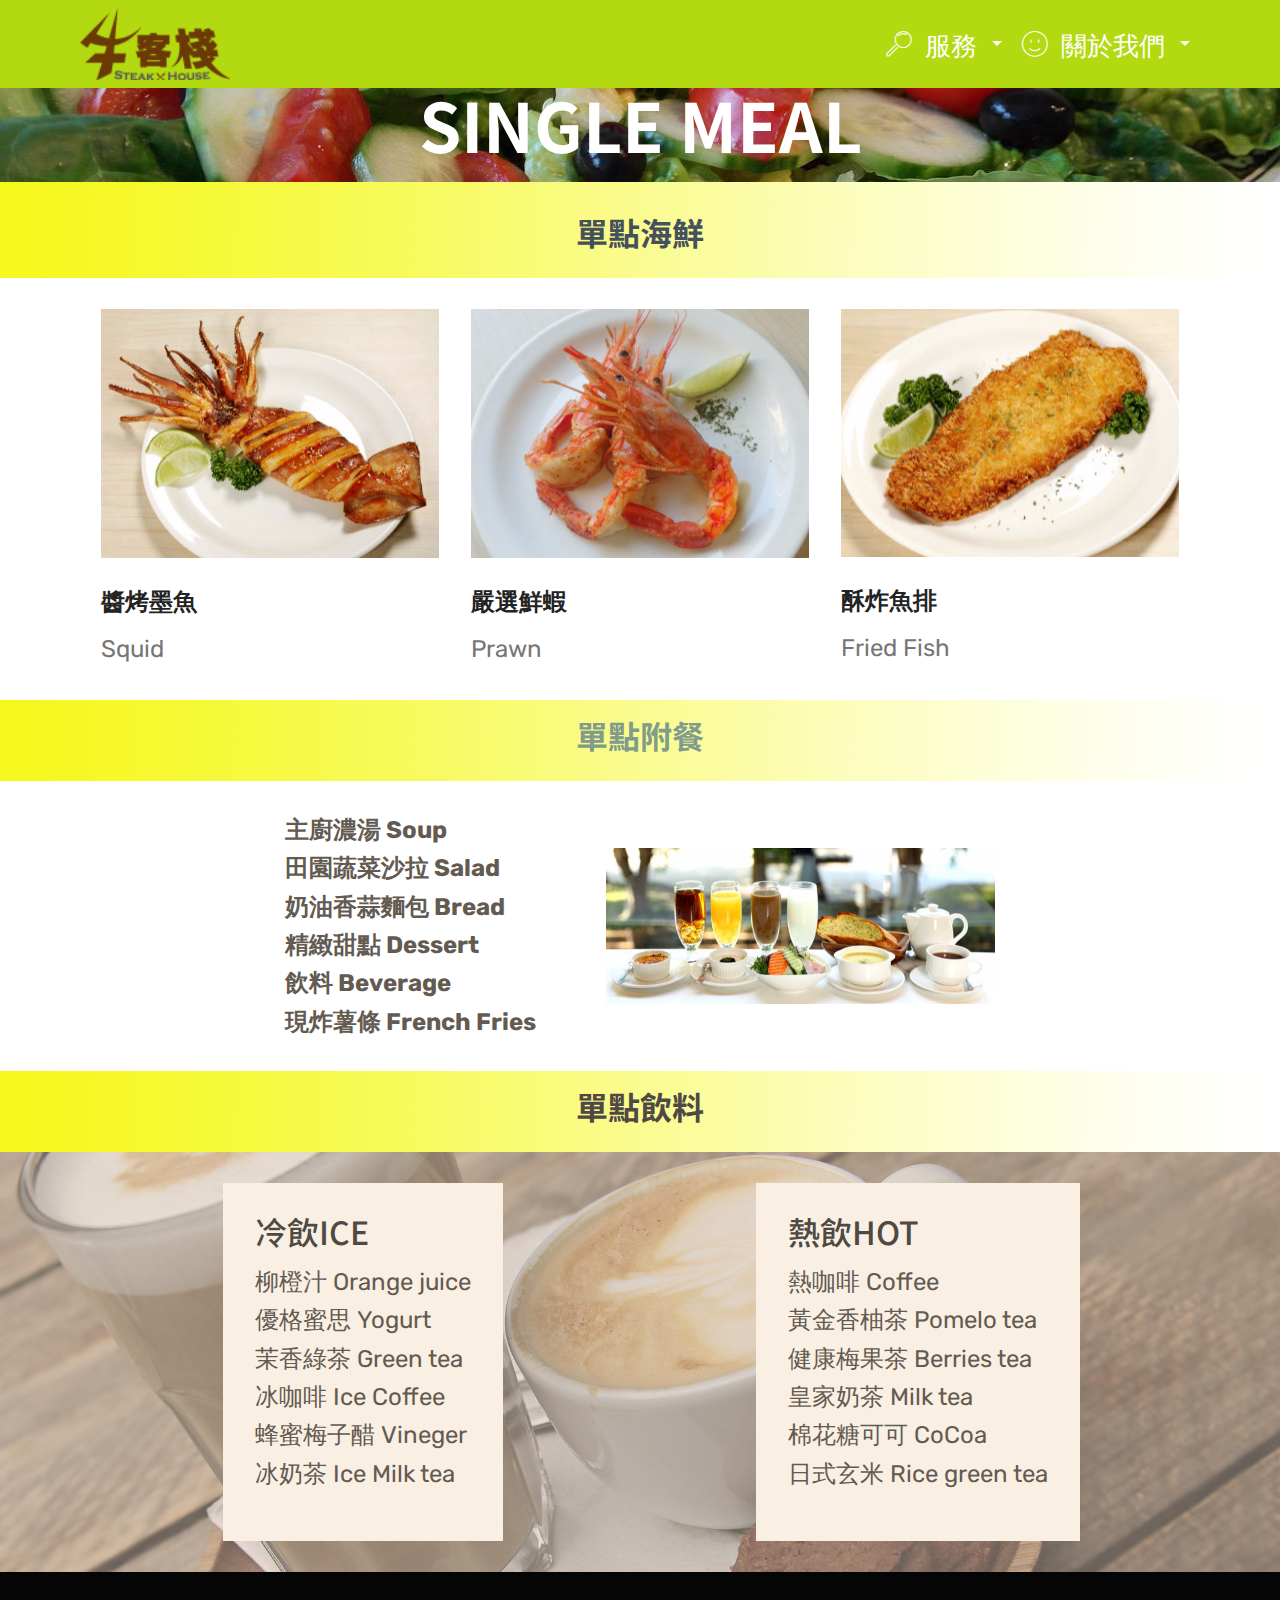
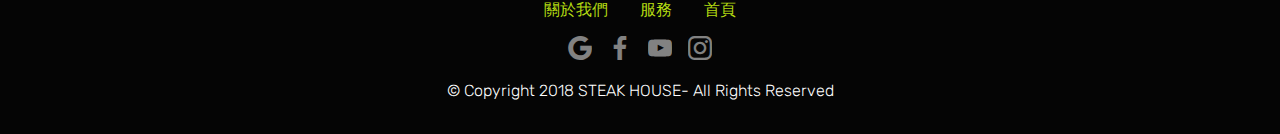
<file: single.html>
<!DOCTYPE html>
<html >
<head>
  <!-- Site made with Mobirise Website Builder v4.8.5, https://mobirise.com -->
  <meta charset="UTF-8">
  <meta http-equiv="X-UA-Compatible" content="IE=edge">
  <meta name="generator" content="Mobirise v4.8.5, mobirise.com">
  <meta name="viewport" content="width=device-width, initial-scale=1, minimum-scale=1">
  <link rel="shortcut icon" href="assets/images/-122x59.png" type="image/x-icon">
  <meta name="description" content="海鮮、附餐">
  <title>單點餐點</title>
  <link rel="stylesheet" href="assets/web/assets/mobirise-icons/mobirise-icons.css">
  <link rel="stylesheet" href="assets/tether/tether.min.css">
  <link rel="stylesheet" href="assets/bootstrap/css/bootstrap.min.css">
  <link rel="stylesheet" href="assets/bootstrap/css/bootstrap-grid.min.css">
  <link rel="stylesheet" href="assets/bootstrap/css/bootstrap-reboot.min.css">
  <link rel="stylesheet" href="assets/dropdown/css/style.css">
  <link rel="stylesheet" href="assets/socicon/css/styles.css">
  <link rel="stylesheet" href="assets/theme/css/style.css">
  <link rel="stylesheet" href="assets/mobirise/css/mbr-additional.css" type="text/css">
  
  
  
</head>
<body>
  <section class="menu cid-r9v1JOk8Sc" once="menu" id="menu1-43">

    

    <nav class="navbar navbar-expand beta-menu navbar-dropdown align-items-center navbar-fixed-top navbar-toggleable-sm">
        <button class="navbar-toggler navbar-toggler-right" type="button" data-toggle="collapse" data-target="#navbarSupportedContent" aria-controls="navbarSupportedContent" aria-expanded="false" aria-label="Toggle navigation">
            <div class="hamburger">
                <span></span>
                <span></span>
                <span></span>
                <span></span>
            </div>
        </button>
        <div class="menu-logo">
            <div class="navbar-brand">
                <span class="navbar-logo">
                    <a href="index.html">
                         <img src="assets/images/-122x59.png" alt="" title="" style="height: 4.5rem;">
                    </a>
                </span>
                
            </div>
        </div>
        <div class="collapse navbar-collapse" id="navbarSupportedContent">
            <ul class="navbar-nav nav-dropdown nav-right" data-app-modern-menu="true"><li class="nav-item dropdown open">
                    <a class="nav-link link text-white dropdown-toggle display-4" href="#top" data-toggle="dropdown-submenu" aria-expanded="true"><span class="mbri-search mbr-iconfont mbr-iconfont-btn">&nbsp;服務</span></a><div class="dropdown-menu"><a class="text-white dropdown-item display-4" href="menu.html">美味餐點</a><div class="dropdown"><a class="text-white dropdown-item dropdown-toggle display-4" href="meal.html" aria-expanded="false" data-toggle="dropdown-submenu">餐點目錄</a><div class="dropdown-menu dropdown-submenu"><a class="text-white dropdown-item display-4" href="meal.html#content5-2p" aria-expanded="false">特選排餐</a><a class="text-white dropdown-item display-4" href="meal.html#content5-41" aria-expanded="false">上選排餐</a><a class="text-white dropdown-item display-4" href="meal.html#content5-42" aria-expanded="false">嚴選海鮮特餐</a><a class="text-white dropdown-item display-4" href="meal.html#content5-3c" aria-expanded="false">雙拼海陸餐</a><a class="text-white dropdown-item display-4" href="meal.html#content5-34" aria-expanded="false">小主人翁餐</a></div></div><div class="dropdown"><a class="text-white dropdown-item dropdown-toggle display-4" href="single.html" aria-expanded="false" data-toggle="dropdown-submenu">單點餐點</a><div class="dropdown-menu dropdown-submenu"><a class="text-white dropdown-item display-4" href="single.html#content5-45" aria-expanded="false">單點海鮮</a><a class="text-white dropdown-item display-4" href="single.html#content5-48" aria-expanded="false">單點附餐</a><a class="text-white dropdown-item display-4" href="single.html#content5-4b" aria-expanded="false">單點飲料</a></div></div><a class="text-white dropdown-item display-4" href="index.html#header3-3k" aria-expanded="false">限定優惠</a><a class="text-white dropdown-item display-4" href="index.html#header1-3p" aria-expanded="false">壽星優惠</a><a class="text-white dropdown-item display-4" href="menu.html#content5-22" aria-expanded="false">套餐附餐</a><a class="text-white dropdown-item display-4" href="menu.html#content5-29" aria-expanded="false">升級超值套餐</a></div>
                </li><li class="nav-item dropdown">
                    <a class="nav-link link text-white dropdown-toggle display-4" href="#top" aria-expanded="false" data-toggle="dropdown-submenu"><span class="mbri-smile-face mbr-iconfont mbr-iconfont-btn">&nbsp;關於我們</span></a><div class="dropdown-menu"><a class="text-white dropdown-item display-4" href="index.html#footer1-4g" aria-expanded="false">聯絡我們</a><a class="text-white dropdown-item display-4" href="index.html#map1-w" aria-expanded="false">地圖</a></div>
                </li></ul>
            
        </div>
    </nav>
</section>

<section class="engine"><a href="https://mobirise.info/v">html templates</a></section><section class="mbr-section content5 cid-rdjoo5xBi1" id="content5-45">

    

    

    <div class="container">
        <div class="media-container-row">
            <div class="title col-12 col-md-8">
                <h2 class="align-center mbr-bold mbr-white pb-3 mbr-fonts-style display-1">SINGLE MEAL</h2>
                
                
                
            </div>
        </div>
    </div>
</section>

<section class="mbr-section content5 cid-rdjpPl4Ki1" id="content5-46">

    

    

    <div class="container">
        <div class="media-container-row">
            <div class="title col-12 col-md-8">
                
                <h3 class="mbr-section-subtitle align-center mbr-light mbr-white pb-3 mbr-fonts-style display-5"><strong>
                    單點海鮮</strong></h3>
                
                
            </div>
        </div>
    </div>
</section>

<section class="features2 cid-rdjpSGt9IJ" id="features2-47">

    

    
    
    <div class="container">
        <div class="media-container-row">
            <div class="card p-3 col-12 col-md-6 col-lg-4">
                <div class="card-wrapper">
                    <div class="card-img">
                        <img src="assets/images/-676x45134.jpg" alt="Mobirise" title="">
                    </div>
                    <div class="card-box">
                        <h4 class="card-title pb-3 mbr-fonts-style display-7"><strong>
                            醬烤墨魚</strong></h4>
                        <p class="mbr-text mbr-fonts-style display-7">Squid</p>
                    </div>
                </div>
            </div>

            <div class="card p-3 col-12 col-md-6 col-lg-4">
                <div class="card-wrapper">
                    <div class="card-img">
                        <img src="assets/images/3-676x507.jpg" alt="Mobirise" title="">
                    </div>
                    <div class="card-box ">
                        <h4 class="card-title pb-3 mbr-fonts-style display-7"><strong>嚴選鮮蝦</strong></h4>
                        <p class="mbr-text mbr-fonts-style display-7">Prawn<br></p>
                    </div>
                </div>
            </div>

            <div class="card p-3 col-12 col-md-6 col-lg-4">
                <div class="card-wrapper">
                    <div class="card-img">
                        <img src="assets/images/-676x45135.jpg" alt="Mobirise" title="">
                    </div>
                    <div class="card-box">
                        <h4 class="card-title pb-3 mbr-fonts-style display-7"><strong>酥炸魚排</strong></h4>
                        <p class="mbr-text mbr-fonts-style display-7">Fried Fish</p>
                    </div>
                </div>
            </div>

            
        </div>
    </div>
</section>

<section class="mbr-section content5 cid-rdjpTCF8Sc" id="content5-48">

    

    

    <div class="container">
        <div class="media-container-row">
            <div class="title col-12 col-md-8">
                
                <h3 class="mbr-section-subtitle align-center mbr-light mbr-white pb-3 mbr-fonts-style display-5"><strong>
                    單點附餐</strong></h3>
                
                
            </div>
        </div>
    </div>
</section>

<section class="mbr-section content7 cid-rdjpUIQUZc" id="content7-49">
          
    

    <div class="container">
        <div class="media-container-row">
            <div class="col-12 col-md-8">
                <div class="media-container-row">
                    <div class="media-content">
                        <div class="mbr-section-text">
                            <p class="mbr-text align-right mb-0 mbr-fonts-style display-7"><strong>主廚濃湯  Soup
<br> 田園蔬菜沙拉  Salad
<br> 奶油香蒜麵包  Bread
<br> 精緻甜點  Dessert
<br> 飲料  Beverage
<br>現炸薯條  French Fries</strong></p>
                        </div>
                    </div>
                    <div class="mbr-figure" style="width: 160%;">
                     <img src="assets/images/-788x525.jpg" alt="Mobirise" title="">  
                    </div>
                </div>
            </div>
        </div>
    </div>
</section>

<section class="mbr-section content5 cid-rdjU5ZmDJH" id="content5-4b">

    

    

    <div class="container">
        <div class="media-container-row">
            <div class="title col-12 col-md-8">
                
                <h3 class="mbr-section-subtitle align-center mbr-light mbr-white pb-3 mbr-fonts-style display-5"><strong>單點飲料</strong></h3>
                
                
            </div>
        </div>
    </div>
</section>

<section class="features4 cid-rdjA3uwzyK" id="features4-4a">
    
         

    <div class="mbr-overlay" style="opacity: 0.5; background-color: rgb(206, 191, 175);">
    </div>
    <div class="container">
        <div class="media-container-row">
            <div class="card p-3 col-12 col-md-6">
                <div class="card-wrapper media-container-row media-container-row">
                    <div class="card-box">
                        <h4 class="card-title pb-3 mbr-fonts-style display-5">
                            冷飲ICE<br></h4>
                        <p class="mbr-text mbr-fonts-style display-7">柳橙汁  Orange juice 
<br>優格蜜思  Yogurt
<br>茉香綠茶  Green tea
<br>冰咖啡  Ice Coffee
<br>蜂蜜梅子醋  Vineger
<br>冰奶茶  Ice Milk tea</p>
                    </div>
                </div>
            </div>

            <div class="card p-3 col-12 col-md-6 col-12 col-md-6">
                <div class="card-wrapper media-container-row">
                    <div class="card-box">
                        <h4 class="card-title pb-3 mbr-fonts-style display-5">熱飲HOT</h4>
                        <p class="mbr-text mbr-fonts-style display-7">熱咖啡  Coffee
<br>黃金香柚茶  Pomelo tea <br>健康梅果茶  Berries tea
<br>皇家奶茶  Milk tea
<br>棉花糖可可  CoCoa
<br>日式玄米  Rice green tea</p>
                    </div>
                </div>
            </div>

            

            
        </div>
    </div>
</section>

<section once="" class="cid-rdavi1UUrx" id="footer7-44">

    

    

    <div class="container">
        <div class="media-container-row align-center mbr-white">
            <div class="row row-links">
                <ul class="foot-menu">
                    
                    
                    
                    
                    
                <li class="foot-menu-item mbr-fonts-style display-4"><a href="index.html#content5-3q">關於我們</a></li><li class="foot-menu-item mbr-fonts-style display-4"><a href="index.html#content5-3q">服務</a></li><li class="foot-menu-item mbr-fonts-style display-4"><a href="index.html">首頁</a></li></ul>
            </div>
            <div class="row social-row">
                <div class="social-list align-right pb-2">
                    
                    
                    
                    
                    
                    
                <div class="soc-item">
                        <a href="https://www.google.com.tw/search?hl=zh-TW&source=hp&ei=FNEpXK-0IIfN-QaLsqC4Ag&q=%E7%89%9B%E5%AE%A2%E6%A3%A7%2F%E5%8E%9F%E5%A1%8A%2F%E5%8E%9A%E5%88%87%2F%E7%89%9B%E6%8E%92%E9%A4%A8&oq=&gs_l=psy-ab.1.0.35i39l6.0.0..2425...1.0..0.77.77.1......0......gws-wiz.....6.ie_u-wRMoLg" target="_blank">
                            <span class="mbr-iconfont mbr-iconfont-social socicon-google socicon"></span>
                        </a>
                    </div><div class="soc-item">
                        <a href="https://www.facebook.com/twsteak/ " target="_blank">
                            <span class="mbr-iconfont mbr-iconfont-social socicon-facebook socicon"></span>
                        </a>
                    </div><div class="soc-item">
                        <a href="https://www.youtube.com/watch?v=DgvcWRcHfdc" target="_blank">
                            <span class="mbr-iconfont mbr-iconfont-social socicon-youtube socicon"></span>
                        </a>
                    </div><div class="soc-item">
                        <a href="https://www.instagram.com/steak_house_5/" target="_blank">
                            <span class="mbr-iconfont mbr-iconfont-social socicon-instagram socicon"></span>
                        </a>
                    </div></div>
            </div>
            <div class="row row-copirayt">
                <p class="mbr-text mb-0 mbr-fonts-style mbr-white align-center display-4">
                    © Copyright 2018 STEAK HOUSE- All Rights Reserved
                </p>
            </div>
        </div>
    </div>
</section>


  <script src="assets/web/assets/jquery/jquery.min.js"></script>
  <script src="assets/popper/popper.min.js"></script>
  <script src="assets/tether/tether.min.js"></script>
  <script src="assets/bootstrap/js/bootstrap.min.js"></script>
  <script src="assets/smoothscroll/smooth-scroll.js"></script>
  <script src="assets/dropdown/js/script.min.js"></script>
  <script src="assets/touchswipe/jquery.touch-swipe.min.js"></script>
  <script src="assets/theme/js/script.js"></script>
  
  
</body>
</html>
</file>
<file: assets/web/assets/mobirise-icons/mobirise-icons.css>
@font-face {
  font-family: 'MobiriseIcons';
  src:  url('mobirise-icons.eot?spat4u');
  src:  url('mobirise-icons.eot?spat4u#iefix') format('embedded-opentype'),
    url('mobirise-icons.ttf?spat4u') format('truetype'),
    url('mobirise-icons.woff?spat4u') format('woff'),
    url('mobirise-icons.svg?spat4u#MobiriseIcons') format('svg');
  font-weight: normal;
  font-style: normal;
}

[class^="mbri-"], [class*=" mbri-"] {
  /* use !important to prevent issues with browser extensions that change fonts */
  font-family: MobiriseIcons !important;
  speak: none;
  font-style: normal;
  font-weight: normal;
  font-variant: normal;
  text-transform: none;
  line-height: 1;

  /* Better Font Rendering =========== */
  -webkit-font-smoothing: antialiased;
  -moz-osx-font-smoothing: grayscale;
}

.mbri-add-submenu:before {
  content: "\e900";
}
.mbri-alert:before {
  content: "\e901";
}
.mbri-align-center:before {
  content: "\e902";
}
.mbri-align-justify:before {
  content: "\e903";
}
.mbri-align-left:before {
  content: "\e904";
}
.mbri-align-right:before {
  content: "\e905";
}
.mbri-android:before {
  content: "\e906";
}
.mbri-apple:before {
  content: "\e907";
}
.mbri-arrow-down:before {
  content: "\e908";
}
.mbri-arrow-next:before {
  content: "\e909";
}
.mbri-arrow-prev:before {
  content: "\e90a";
}
.mbri-arrow-up:before {
  content: "\e90b";
}
.mbri-bold:before {
  content: "\e90c";
}
.mbri-bookmark:before {
  content: "\e90d";
}
.mbri-bootstrap:before {
  content: "\e90e";
}
.mbri-briefcase:before {
  content: "\e90f";
}
.mbri-browse:before {
  content: "\e910";
}
.mbri-bulleted-list:before {
  content: "\e911";
}
.mbri-calendar:before {
  content: "\e912";
}
.mbri-camera:before {
  content: "\e913";
}
.mbri-cart-add:before {
  content: "\e914";
}
.mbri-cart-full:before {
  content: "\e915";
}
.mbri-cash:before {
  content: "\e916";
}
.mbri-change-style:before {
  content: "\e917";
}
.mbri-chat:before {
  content: "\e918";
}
.mbri-clock:before {
  content: "\e919";
}
.mbri-close:before {
  content: "\e91a";
}
.mbri-cloud:before {
  content: "\e91b";
}
.mbri-code:before {
  content: "\e91c";
}
.mbri-contact-form:before {
  content: "\e91d";
}
.mbri-credit-card:before {
  content: "\e91e";
}
.mbri-cursor-click:before {
  content: "\e91f";
}
.mbri-cust-feedback:before {
  content: "\e920";
}
.mbri-database:before {
  content: "\e921";
}
.mbri-delivery:before {
  content: "\e922";
}
.mbri-desktop:before {
  content: "\e923";
}
.mbri-devices:before {
  content: "\e924";
}
.mbri-down:before {
  content: "\e925";
}
.mbri-download:before {
  content: "\e989";
}
.mbri-drag-n-drop:before {
  content: "\e927";
}
.mbri-drag-n-drop2:before {
  content: "\e928";
}
.mbri-edit:before {
  content: "\e929";
}
.mbri-edit2:before {
  content: "\e92a";
}
.mbri-error:before {
  content: "\e92b";
}
.mbri-extension:before {
  content: "\e92c";
}
.mbri-features:before {
  content: "\e92d";
}
.mbri-file:before {
  content: "\e92e";
}
.mbri-flag:before {
  content: "\e92f";
}
.mbri-folder:before {
  content: "\e930";
}
.mbri-gift:before {
  content: "\e931";
}
.mbri-github:before {
  content: "\e932";
}
.mbri-globe:before {
  content: "\e933";
}
.mbri-globe-2:before {
  content: "\e934";
}
.mbri-growing-chart:before {
  content: "\e935";
}
.mbri-hearth:before {
  content: "\e936";
}
.mbri-help:before {
  content: "\e937";
}
.mbri-home:before {
  content: "\e938";
}
.mbri-hot-cup:before {
  content: "\e939";
}
.mbri-idea:before {
  content: "\e93a";
}
.mbri-image-gallery:before {
  content: "\e93b";
}
.mbri-image-slider:before {
  content: "\e93c";
}
.mbri-info:before {
  content: "\e93d";
}
.mbri-italic:before {
  content: "\e93e";
}
.mbri-key:before {
  content: "\e93f";
}
.mbri-laptop:before {
  content: "\e940";
}
.mbri-layers:before {
  content: "\e941";
}
.mbri-left-right:before {
  content: "\e942";
}
.mbri-left:before {
  content: "\e943";
}
.mbri-letter:before {
  content: "\e944";
}
.mbri-like:before {
  content: "\e945";
}
.mbri-link:before {
  content: "\e946";
}
.mbri-lock:before {
  content: "\e947";
}
.mbri-login:before {
  content: "\e948";
}
.mbri-logout:before {
  content: "\e949";
}
.mbri-magic-stick:before {
  content: "\e94a";
}
.mbri-map-pin:before {
  content: "\e94b";
}
.mbri-menu:before {
  content: "\e94c";
}
.mbri-mobile:before {
  content: "\e94d";
}
.mbri-mobile2:before {
  content: "\e94e";
}
.mbri-mobirise:before {
  content: "\e94f";
}
.mbri-more-horizontal:before {
  content: "\e950";
}
.mbri-more-vertical:before {
  content: "\e951";
}
.mbri-music:before {
  content: "\e952";
}
.mbri-new-file:before {
  content: "\e953";
}
.mbri-numbered-list:before {
  content: "\e954";
}
.mbri-opened-folder:before {
  content: "\e955";
}
.mbri-pages:before {
  content: "\e956";
}
.mbri-paper-plane:before {
  content: "\e957";
}
.mbri-paperclip:before {
  content: "\e958";
}
.mbri-photo:before {
  content: "\e959";
}
.mbri-photos:before {
  content: "\e95a";
}
.mbri-pin:before {
  content: "\e95b";
}
.mbri-play:before {
  content: "\e95c";
}
.mbri-plus:before {
  content: "\e95d";
}
.mbri-preview:before {
  content: "\e95e";
}
.mbri-print:before {
  content: "\e95f";
}
.mbri-protect:before {
  content: "\e960";
}
.mbri-question:before {
  content: "\e961";
}
.mbri-quote-left:before {
  content: "\e962";
}
.mbri-quote-right:before {
  content: "\e963";
}
.mbri-refresh:before {
  content: "\e964";
}
.mbri-responsive:before {
  content: "\e965";
}
.mbri-right:before {
  content: "\e966";
}
.mbri-rocket:before {
  content: "\e967";
}
.mbri-sad-face:before {
  content: "\e968";
}
.mbri-sale:before {
  content: "\e969";
}
.mbri-save:before {
  content: "\e96a";
}
.mbri-search:before {
  content: "\e96b";
}
.mbri-setting:before {
  content: "\e96c";
}
.mbri-setting2:before {
  content: "\e96d";
}
.mbri-setting3:before {
  content: "\e96e";
}
.mbri-share:before {
  content: "\e96f";
}
.mbri-shopping-bag:before {
  content: "\e970";
}
.mbri-shopping-basket:before {
  content: "\e971";
}
.mbri-shopping-cart:before {
  content: "\e972";
}
.mbri-sites:before {
  content: "\e973";
}
.mbri-smile-face:before {
  content: "\e974";
}
.mbri-speed:before {
  content: "\e975";
}
.mbri-star:before {
  content: "\e976";
}
.mbri-success:before {
  content: "\e977";
}
.mbri-sun:before {
  content: "\e978";
}
.mbri-sun2:before {
  content: "\e979";
}
.mbri-tablet:before {
  content: "\e97a";
}
.mbri-tablet-vertical:before {
  content: "\e97b";
}
.mbri-target:before {
  content: "\e97c";
}
.mbri-timer:before {
  content: "\e97d";
}
.mbri-to-ftp:before {
  content: "\e97e";
}
.mbri-to-local-drive:before {
  content: "\e97f";
}
.mbri-touch-swipe:before {
  content: "\e980";
}
.mbri-touch:before {
  content: "\e981";
}
.mbri-trash:before {
  content: "\e982";
}
.mbri-underline:before {
  content: "\e983";
}
.mbri-unlink:before {
  content: "\e984";
}
.mbri-unlock:before {
  content: "\e985";
}
.mbri-up-down:before {
  content: "\e986";
}
.mbri-up:before {
  content: "\e987";
}
.mbri-update:before {
  content: "\e988";
}
.mbri-upload:before {
 content: "\e926"; 
}
.mbri-user:before {
  content: "\e98a";
}
.mbri-user2:before {
  content: "\e98b";
}
.mbri-users:before {
  content: "\e98c";
}
.mbri-video:before {
  content: "\e98d";
}
.mbri-video-play:before {
  content: "\e98e";
}
.mbri-watch:before {
  content: "\e98f";
}
.mbri-website-theme:before {
  content: "\e990";
}
.mbri-wifi:before {
  content: "\e991";
}
.mbri-windows:before {
  content: "\e992";
}
.mbri-zoom-out:before {
  content: "\e993";
}
.mbri-redo:before {
  content: "\e994";
}
.mbri-undo:before {
  content: "\e995";
}
</file>
<file: assets/dropdown/css/style.css>
.navbar-dropdown {
  left: 0;
  padding: 0;
  position: absolute;
  right: 0;
  top: 0;
  transition: all 0.45s ease;
  z-index: 1030;
  background: #282828; }
  .navbar-dropdown .navbar-logo {
    margin-right: 0.8rem;
    transition: margin 0.3s ease-in-out;
    vertical-align: middle; }
    .navbar-dropdown .navbar-logo img {
      height: 3.125rem;
      transition: all 0.3s ease-in-out; }
    .navbar-dropdown .navbar-logo.mbr-iconfont {
      font-size: 3.125rem;
      line-height: 3.125rem; }
  .navbar-dropdown .navbar-caption {
    font-weight: 700;
    white-space: normal;
    vertical-align: -4px;
    line-height: 3.125rem !important; }
    .navbar-dropdown .navbar-caption, .navbar-dropdown .navbar-caption:hover {
      color: inherit;
      text-decoration: none; }
  .navbar-dropdown .mbr-iconfont + .navbar-caption {
    vertical-align: -1px; }
  .navbar-dropdown.navbar-fixed-top {
    position: fixed; }
  .navbar-dropdown .navbar-brand span {
    vertical-align: -4px; }
  .navbar-dropdown.bg-color.transparent {
    background: none; }
  .navbar-dropdown.navbar-short .navbar-brand {
    padding: 0.625rem 0; }
    .navbar-dropdown.navbar-short .navbar-brand span {
      vertical-align: -1px; }
  .navbar-dropdown.navbar-short .navbar-caption {
    line-height: 2.375rem !important;
    vertical-align: -2px; }
  .navbar-dropdown.navbar-short .navbar-logo {
    margin-right: 0.5rem; }
    .navbar-dropdown.navbar-short .navbar-logo img {
      height: 2.375rem; }
    .navbar-dropdown.navbar-short .navbar-logo.mbr-iconfont {
      font-size: 2.375rem;
      line-height: 2.375rem; }
  .navbar-dropdown.navbar-short .mbr-table-cell {
    height: 3.625rem; }
  .navbar-dropdown .navbar-close {
    left: 0.6875rem;
    position: fixed;
    top: 0.75rem;
    z-index: 1000; }
  .navbar-dropdown .hamburger-icon {
    content: "";
    display: inline-block;
    vertical-align: middle;
    width: 16px;
    -webkit-box-shadow: 0 -6px 0 1px #282828,0 0 0 1px #282828,0 6px 0 1px #282828;
    -moz-box-shadow: 0 -6px 0 1px #282828,0 0 0 1px #282828,0 6px 0 1px #282828;
    box-shadow: 0 -6px 0 1px #282828,0 0 0 1px #282828,0 6px 0 1px #282828; }

.dropdown-menu .dropdown-toggle[data-toggle="dropdown-submenu"]::after {
  border-bottom: 0.35em solid transparent;
  border-left: 0.35em solid;
  border-right: 0;
  border-top: 0.35em solid transparent;
  margin-left: 0.3rem; }

.dropdown-menu .dropdown-item:focus {
  outline: 0; }

.nav-dropdown {
  font-size: 0.75rem;
  font-weight: 500;
  height: auto !important; }
  .nav-dropdown .nav-btn {
    padding-left: 1rem; }
  .nav-dropdown .link {
    margin: .667em 1.667em;
    font-weight: 500;
    padding: 0;
    transition: color .2s ease-in-out; }
    .nav-dropdown .link.dropdown-toggle {
      margin-right: 2.583em; }
      .nav-dropdown .link.dropdown-toggle::after {
        margin-left: .25rem;
        border-top: 0.35em solid;
        border-right: 0.35em solid transparent;
        border-left: 0.35em solid transparent;
        border-bottom: 0; }
      .nav-dropdown .link.dropdown-toggle[aria-expanded="true"] {
        margin: 0;
        padding: 0.667em 3.263em  0.667em 1.667em; }
  .nav-dropdown .link::after,
  .nav-dropdown .dropdown-item::after {
    color: inherit; }
  .nav-dropdown .btn {
    font-size: 0.75rem;
    font-weight: 700;
    letter-spacing: 0;
    margin-bottom: 0;
    padding-left: 1.25rem;
    padding-right: 1.25rem; }
  .nav-dropdown .dropdown-menu {
    border-radius: 0;
    border: 0;
    left: 0;
    margin: 0;
    padding-bottom: 1.25rem;
    padding-top: 1.25rem;
    position: relative; }
  .nav-dropdown .dropdown-submenu {
    margin-left: 0.125rem;
    top: 0; }
  .nav-dropdown .dropdown-item {
    font-weight: 500;
    line-height: 2;
    padding: 0.3846em 4.615em 0.3846em 1.5385em;
    position: relative;
    transition: color .2s ease-in-out, background-color .2s ease-in-out; }
    .nav-dropdown .dropdown-item::after {
      margin-top: -0.3077em;
      position: absolute;
      right: 1.1538em;
      top: 50%; }
    .nav-dropdown .dropdown-item:focus, .nav-dropdown .dropdown-item:hover {
      background: none; }

@media (max-width: 767px) {
  .nav-dropdown.navbar-toggleable-sm {
    bottom: 0;
    display: none;
    left: 0;
    overflow-x: hidden;
    position: fixed;
    top: 0;
    transform: translateX(-100%);
    -ms-transform: translateX(-100%);
    -webkit-transform: translateX(-100%);
    width: 18.75rem;
    z-index: 999; } }
.nav-dropdown.navbar-toggleable-xl {
  bottom: 0;
  display: none;
  left: 0;
  overflow-x: hidden;
  position: fixed;
  top: 0;
  transform: translateX(-100%);
  -ms-transform: translateX(-100%);
  -webkit-transform: translateX(-100%);
  width: 18.75rem;
  z-index: 999; }

.nav-dropdown-sm {
  display: block !important;
  overflow-x: hidden;
  overflow: auto;
  padding-top: 3.875rem; }
  .nav-dropdown-sm::after {
    content: "";
    display: block;
    height: 3rem;
    width: 100%; }
  .nav-dropdown-sm.collapse.in ~ .navbar-close {
    display: block !important; }
  .nav-dropdown-sm.collapsing, .nav-dropdown-sm.collapse.in {
    transform: translateX(0);
    -ms-transform: translateX(0);
    -webkit-transform: translateX(0);
    transition: all 0.25s ease-out;
    -webkit-transition: all 0.25s ease-out;
    background: #282828; }
  .nav-dropdown-sm.collapsing[aria-expanded="false"] {
    transform: translateX(-100%);
    -ms-transform: translateX(-100%);
    -webkit-transform: translateX(-100%); }
  .nav-dropdown-sm .nav-item {
    display: block;
    margin-left: 0 !important;
    padding-left: 0; }
  .nav-dropdown-sm .link,
  .nav-dropdown-sm .dropdown-item {
    border-top: 1px dotted rgba(255, 255, 255, 0.1);
    font-size: 0.8125rem;
    line-height: 1.6;
    margin: 0 !important;
    padding: 0.875rem 2.4rem 0.875rem 1.5625rem !important;
    position: relative;
    white-space: normal; }
    .nav-dropdown-sm .link:focus, .nav-dropdown-sm .link:hover,
    .nav-dropdown-sm .dropdown-item:focus,
    .nav-dropdown-sm .dropdown-item:hover {
      background: rgba(0, 0, 0, 0.2) !important;
      color: #c0a375; }
  .nav-dropdown-sm .nav-btn {
    position: relative;
    padding: 1.5625rem 1.5625rem 0 1.5625rem; }
    .nav-dropdown-sm .nav-btn::before {
      border-top: 1px dotted rgba(255, 255, 255, 0.1);
      content: "";
      left: 0;
      position: absolute;
      top: 0;
      width: 100%; }
    .nav-dropdown-sm .nav-btn + .nav-btn {
      padding-top: 0.625rem; }
      .nav-dropdown-sm .nav-btn + .nav-btn::before {
        display: none; }
  .nav-dropdown-sm .btn {
    padding: 0.625rem 0; }
  .nav-dropdown-sm .dropdown-toggle[data-toggle="dropdown-submenu"]::after {
    margin-left: .25rem;
    border-top: 0.35em solid;
    border-right: 0.35em solid transparent;
    border-left: 0.35em solid transparent;
    border-bottom: 0; }
  .nav-dropdown-sm .dropdown-toggle[data-toggle="dropdown-submenu"][aria-expanded="true"]::after {
    border-top: 0;
    border-right: 0.35em solid transparent;
    border-left: 0.35em solid transparent;
    border-bottom: 0.35em solid; }
  .nav-dropdown-sm .dropdown-menu {
    margin: 0;
    padding: 0;
    position: relative;
    top: 0;
    left: 0;
    width: 100%;
    border: 0;
    float: none;
    border-radius: 0;
    background: none; }
  .nav-dropdown-sm .dropdown-submenu {
    left: 100%;
    margin-left: 0.125rem;
    margin-top: -1.25rem;
    top: 0; }

.navbar-toggleable-sm .nav-dropdown .dropdown-menu {
  position: absolute; }

.navbar-toggleable-sm .nav-dropdown .dropdown-submenu {
  left: 100%;
  margin-left: 0.125rem;
  margin-top: -1.25rem;
  top: 0; }

.navbar-toggleable-sm.opened .nav-dropdown .dropdown-menu {
  position: relative; }

.navbar-toggleable-sm.opened .nav-dropdown .dropdown-submenu {
  left: 0;
  margin-left: 00rem;
  margin-top: 0rem;
  top: 0; }

.is-builder .nav-dropdown.collapsing {
  transition: none !important; }

/*# sourceMappingURL=style.css.map */
</file>
<file: assets/socicon/css/styles.css>
@charset "UTF-8";

@font-face {
  font-family: "socicon";
  src:url("../fonts/socicon.eot");
  src:url("../fonts/socicon.eot?#iefix") format("embedded-opentype"),
    url("../fonts/socicon.woff") format("woff"),
    url("../fonts/socicon.ttf") format("truetype"),
    url("../fonts/socicon.svg#socicon") format("svg");
  font-weight: normal;
  font-style: normal;

}

[data-icon]:before {
  font-family: "socicon" !important;
  content: attr(data-icon);
  font-style: normal !important;
  font-weight: normal !important;
  font-variant: normal !important;
  text-transform: none !important;
  speak: none;
  line-height: 1;
  -webkit-font-smoothing: antialiased;
  -moz-osx-font-smoothing: grayscale;
}

[class^="socicon-"]:before,
[class*=" socicon-"]:before {
  font-family: "socicon" !important;
  font-style: normal !important;
  font-weight: normal !important;
  font-variant: normal !important;
  text-transform: none !important;
  speak: none;
  line-height: 1;
  -webkit-font-smoothing: antialiased;
  -moz-osx-font-smoothing: grayscale;
}

.socicon-modelmayhem:before {
  content: "\e000";
}
.socicon-mixcloud:before {
  content: "\e001";
}
.socicon-drupal:before {
  content: "\e002";
}
.socicon-swarm:before {
  content: "\e003";
}
.socicon-istock:before {
  content: "\e004";
}
.socicon-yammer:before {
  content: "\e005";
}
.socicon-ello:before {
  content: "\e006";
}
.socicon-stackoverflow:before {
  content: "\e007";
}
.socicon-persona:before {
  content: "\e008";
}
.socicon-triplej:before {
  content: "\e009";
}
.socicon-houzz:before {
  content: "\e00a";
}
.socicon-rss:before {
  content: "\e00b";
}
.socicon-paypal:before {
  content: "\e00c";
}
.socicon-odnoklassniki:before {
  content: "\e00d";
}
.socicon-airbnb:before {
  content: "\e00e";
}
.socicon-periscope:before {
  content: "\e00f";
}
.socicon-outlook:before {
  content: "\e010";
}
.socicon-coderwall:before {
  content: "\e011";
}
.socicon-tripadvisor:before {
  content: "\e012";
}
.socicon-appnet:before {
  content: "\e013";
}
.socicon-goodreads:before {
  content: "\e014";
}
.socicon-tripit:before {
  content: "\e015";
}
.socicon-lanyrd:before {
  content: "\e016";
}
.socicon-slideshare:before {
  content: "\e017";
}
.socicon-buffer:before {
  content: "\e018";
}
.socicon-disqus:before {
  content: "\e019";
}
.socicon-vkontakte:before {
  content: "\e01a";
}
.socicon-whatsapp:before {
  content: "\e01b";
}
.socicon-patreon:before {
  content: "\e01c";
}
.socicon-storehouse:before {
  content: "\e01d";
}
.socicon-pocket:before {
  content: "\e01e";
}
.socicon-mail:before {
  content: "\e01f";
}
.socicon-blogger:before {
  content: "\e020";
}
.socicon-technorati:before {
  content: "\e021";
}
.socicon-reddit:before {
  content: "\e022";
}
.socicon-dribbble:before {
  content: "\e023";
}
.socicon-stumbleupon:before {
  content: "\e024";
}
.socicon-digg:before {
  content: "\e025";
}
.socicon-envato:before {
  content: "\e026";
}
.socicon-behance:before {
  content: "\e027";
}
.socicon-delicious:before {
  content: "\e028";
}
.socicon-deviantart:before {
  content: "\e029";
}
.socicon-forrst:before {
  content: "\e02a";
}
.socicon-play:before {
  content: "\e02b";
}
.socicon-zerply:before {
  content: "\e02c";
}
.socicon-wikipedia:before {
  content: "\e02d";
}
.socicon-apple:before {
  content: "\e02e";
}
.socicon-flattr:before {
  content: "\e02f";
}
.socicon-github:before {
  content: "\e030";
}
.socicon-renren:before {
  content: "\e031";
}
.socicon-friendfeed:before {
  content: "\e032";
}
.socicon-newsvine:before {
  content: "\e033";
}
.socicon-identica:before {
  content: "\e034";
}
.socicon-bebo:before {
  content: "\e035";
}
.socicon-zynga:before {
  content: "\e036";
}
.socicon-steam:before {
  content: "\e037";
}
.socicon-xbox:before {
  content: "\e038";
}
.socicon-windows:before {
  content: "\e039";
}
.socicon-qq:before {
  content: "\e03a";
}
.socicon-douban:before {
  content: "\e03b";
}
.socicon-meetup:before {
  content: "\e03c";
}
.socicon-playstation:before {
  content: "\e03d";
}
.socicon-android:before {
  content: "\e03e";
}
.socicon-snapchat:before {
  content: "\e03f";
}
.socicon-twitter:before {
  content: "\e040";
}
.socicon-facebook:before {
  content: "\e041";
}
.socicon-googleplus:before {
  content: "\e042";
}
.socicon-pinterest:before {
  content: "\e043";
}
.socicon-foursquare:before {
  content: "\e044";
}
.socicon-yahoo:before {
  content: "\e045";
}
.socicon-skype:before {
  content: "\e046";
}
.socicon-yelp:before {
  content: "\e047";
}
.socicon-feedburner:before {
  content: "\e048";
}
.socicon-linkedin:before {
  content: "\e049";
}
.socicon-viadeo:before {
  content: "\e04a";
}
.socicon-xing:before {
  content: "\e04b";
}
.socicon-myspace:before {
  content: "\e04c";
}
.socicon-soundcloud:before {
  content: "\e04d";
}
.socicon-spotify:before {
  content: "\e04e";
}
.socicon-grooveshark:before {
  content: "\e04f";
}
.socicon-lastfm:before {
  content: "\e050";
}
.socicon-youtube:before {
  content: "\e051";
}
.socicon-vimeo:before {
  content: "\e052";
}
.socicon-dailymotion:before {
  content: "\e053";
}
.socicon-vine:before {
  content: "\e054";
}
.socicon-flickr:before {
  content: "\e055";
}
.socicon-500px:before {
  content: "\e056";
}
.socicon-wordpress:before {
  content: "\e058";
}
.socicon-tumblr:before {
  content: "\e059";
}
.socicon-twitch:before {
  content: "\e05a";
}
.socicon-8tracks:before {
  content: "\e05b";
}
.socicon-amazon:before {
  content: "\e05c";
}
.socicon-icq:before {
  content: "\e05d";
}
.socicon-smugmug:before {
  content: "\e05e";
}
.socicon-ravelry:before {
  content: "\e05f";
}
.socicon-weibo:before {
  content: "\e060";
}
.socicon-baidu:before {
  content: "\e061";
}
.socicon-angellist:before {
  content: "\e062";
}
.socicon-ebay:before {
  content: "\e063";
}
.socicon-imdb:before {
  content: "\e064";
}
.socicon-stayfriends:before {
  content: "\e065";
}
.socicon-residentadvisor:before {
  content: "\e066";
}
.socicon-google:before {
  content: "\e067";
}
.socicon-yandex:before {
  content: "\e068";
}
.socicon-sharethis:before {
  content: "\e069";
}
.socicon-bandcamp:before {
  content: "\e06a";
}
.socicon-itunes:before {
  content: "\e06b";
}
.socicon-deezer:before {
  content: "\e06c";
}
.socicon-telegram:before {
  content: "\e06e";
}
.socicon-openid:before {
  content: "\e06f";
}
.socicon-amplement:before {
  content: "\e070";
}
.socicon-viber:before {
  content: "\e071";
}
.socicon-zomato:before {
  content: "\e072";
}
.socicon-draugiem:before {
  content: "\e074";
}
.socicon-endomodo:before {
  content: "\e075";
}
.socicon-filmweb:before {
  content: "\e076";
}
.socicon-stackexchange:before {
  content: "\e077";
}
.socicon-wykop:before {
  content: "\e078";
}
.socicon-teamspeak:before {
  content: "\e079";
}
.socicon-teamviewer:before {
  content: "\e07a";
}
.socicon-ventrilo:before {
  content: "\e07b";
}
.socicon-younow:before {
  content: "\e07c";
}
.socicon-raidcall:before {
  content: "\e07d";
}
.socicon-mumble:before {
  content: "\e07e";
}
.socicon-medium:before {
  content: "\e06d";
}
.socicon-bebee:before {
  content: "\e07f";
}
.socicon-hitbox:before {
  content: "\e080";
}
.socicon-reverbnation:before {
  content: "\e081";
}
.socicon-formulr:before {
  content: "\e082";
}
.socicon-instagram:before {
  content: "\e057";
}
.socicon-battlenet:before {
  content: "\e083";
}
.socicon-chrome:before {
  content: "\e084";
}
.socicon-discord:before {
  content: "\e086";
}
.socicon-issuu:before {
  content: "\e087";
}
.socicon-macos:before {
  content: "\e088";
}
.socicon-firefox:before {
  content: "\e089";
}
.socicon-opera:before {
  content: "\e08d";
}
.socicon-keybase:before {
  content: "\e090";
}
.socicon-alliance:before {
  content: "\e091";
}
.socicon-livejournal:before {
  content: "\e092";
}
.socicon-googlephotos:before {
  content: "\e093";
}
.socicon-horde:before {
  content: "\e094";
}
.socicon-etsy:before {
  content: "\e095";
}
.socicon-zapier:before {
  content: "\e096";
}
.socicon-google-scholar:before {
  content: "\e097";
}
.socicon-researchgate:before {
  content: "\e098";
}
.socicon-wechat:before {
  content: "\e099";
}
.socicon-strava:before {
  content: "\e09a";
}
.socicon-line:before {
  content: "\e09b";
}
.socicon-lyft:before {
  content: "\e09c";
}
.socicon-uber:before {
  content: "\e09d";
}
.socicon-songkick:before {
  content: "\e09e";
}
.socicon-viewbug:before {
  content: "\e09f";
}
.socicon-googlegroups:before {
  content: "\e0a0";
}
.socicon-quora:before {
  content: "\e073";
}
.socicon-diablo:before {
  content: "\e085";
}
.socicon-blizzard:before {
  content: "\e0a1";
}
.socicon-hearthstone:before {
  content: "\e08b";
}
.socicon-heroes:before {
  content: "\e08a";
}
.socicon-overwatch:before {
  content: "\e08c";
}
.socicon-warcraft:before {
  content: "\e08e";
}
.socicon-starcraft:before {
  content: "\e08f";
}
.socicon-beam:before {
  content: "\e0a2";
}
.socicon-curse:before {
  content: "\e0a3";
}
.socicon-player:before {
  content: "\e0a4";
}
.socicon-streamjar:before {
  content: "\e0a5";
}
.socicon-nintendo:before {
  content: "\e0a6";
}
.socicon-hellocoton:before {
  content: "\e0a7";
}
</file>
<file: assets/theme/css/style.css>
/*!
 * Mobirise v4 theme (https://mobirise.com/)
 * Copyright 2017 Mobirise
 */section{background-color:#eeeeee}section,.container,.container-fluid{position:relative;word-wrap:break-word}a.mbr-iconfont:hover{text-decoration:none}.article .lead p,.article .lead ul,.article .lead ol,.article .lead pre,.article .lead blockquote{margin-bottom:0}a{font-style:normal;font-weight:400;cursor:pointer}a,a:hover{text-decoration:none}figure{margin-bottom:0}body{color:#232323}h1,h2,h3,h4,h5,h6,.h1,.h2,.h3,.h4,.h5,.h6,.display-1,.display-2,.display-3,.display-4{line-height:1;word-break:break-word;word-wrap:break-word}b,strong{font-weight:bold}blockquote{padding:10px 0 10px 20px;position:relative;border-left:2px solid;border-color:#ff3366}input:-webkit-autofill,input:-webkit-autofill:hover,input:-webkit-autofill:focus,input:-webkit-autofill:active{transition-delay:9999s;transition-property:background-color, color}textarea[type="hidden"]{display:none}body{position:relative}section{background-position:50% 50%;background-repeat:no-repeat;background-size:cover}section .mbr-background-video,section .mbr-background-video-preview{position:absolute;bottom:0;left:0;right:0;top:0}.hidden{visibility:hidden}.mbr-z-index20{z-index:20}/*! Base colors */.mbr-white{color:#ffffff}.mbr-black{color:#000000}.mbr-bg-white{background-color:#ffffff}.mbr-bg-black{background-color:#000000}/*! Text-aligns */.align-left{text-align:left}.align-center{text-align:center}.align-right{text-align:right}@media (max-width: 767px){.align-left,.align-center,.align-right,.mbr-section-btn,.mbr-section-title{text-align:center}}/*! Font-weight  */.mbr-light{font-weight:300}.mbr-regular{font-weight:400}.mbr-semibold{font-weight:500}.mbr-bold{font-weight:700}/*! Media  */.media-size-item{-webkit-flex:1 1 auto;-moz-flex:1 1 auto;-ms-flex:1 1 auto;-o-flex:1 1 auto;flex:1 1 auto}.media-content{-webkit-flex-basis:100%;flex-basis:100%}.media-container-row{display:-ms-flexbox;display:-webkit-flex;display:flex;-webkit-flex-direction:row;-ms-flex-direction:row;flex-direction:row;-webkit-flex-wrap:wrap;-ms-flex-wrap:wrap;flex-wrap:wrap;-webkit-justify-content:center;-ms-flex-pack:center;justify-content:center;-webkit-align-content:center;-ms-flex-line-pack:center;align-content:center;-webkit-align-items:start;-ms-flex-align:start;align-items:start}.media-container-row .media-size-item{width:400px}.media-container-column{display:-ms-flexbox;display:-webkit-flex;display:flex;-webkit-flex-direction:column;-ms-flex-direction:column;flex-direction:column;-webkit-flex-wrap:wrap;-ms-flex-wrap:wrap;flex-wrap:wrap;-webkit-justify-content:center;-ms-flex-pack:center;justify-content:center;-webkit-align-content:center;-ms-flex-line-pack:center;align-content:center;-webkit-align-items:stretch;-ms-flex-align:stretch;align-items:stretch}.media-container-column>*{width:100%}@media (min-width: 992px){.media-container-row{-webkit-flex-wrap:nowrap;-ms-flex-wrap:nowrap;flex-wrap:nowrap}}figure{overflow:hidden}figure[mbr-media-size]{transition:width 0.1s}.mbr-figure img,.mbr-figure iframe{display:block;width:100%}.card{background-color:transparent;border:none}.card-img{text-align:center;flex-shrink:0;-webkit-flex-shrink:0}.media{max-width:100%;margin:0 auto}.mbr-figure{-ms-flex-item-align:center;-ms-grid-row-align:center;-webkit-align-self:center;align-self:center}.media-container>div{max-width:100%}.mbr-figure img,.card-img img{width:100%}@media (max-width: 991px){.media-size-item{width:auto !important}.media{width:auto}.mbr-figure{width:100% !important}}/*! Buttons */.mbr-section-btn{margin-left:-.25rem;margin-right:-.25rem;font-size:0}nav .mbr-section-btn{margin-left:0rem;margin-right:0rem}/*! Btn icon margin */.btn .mbr-iconfont,.btn.btn-sm .mbr-iconfont{cursor:pointer;margin-right:0.5rem}.btn.btn-md .mbr-iconfont,.btn.btn-md .mbr-iconfont{margin-right:0.8rem}.mbr-regular{font-weight:400}.mbr-semibold{font-weight:500}.mbr-bold{font-weight:700}[type="submit"]{-webkit-appearance:none}/*! Full-screen */.mbr-fullscreen .mbr-overlay{min-height:100vh}.mbr-fullscreen{display:flex;display:-webkit-flex;display:-moz-flex;display:-ms-flex;display:-o-flex;align-items:center;-webkit-align-items:center;min-height:100vh;padding-top:3rem;padding-bottom:3rem}/*! Map */.map{height:25rem;position:relative}.map iframe{width:100%;height:100%}.form-asterisk{font-family:initial;position:absolute;top:-2px;font-weight:normal}/*! Scroll to top arrow */.mbr-arrow-up{bottom:25px;right:90px;position:fixed;text-align:right;z-index:5000;color:#ffffff;font-size:32px;transform:rotate(180deg);-webkit-transform:rotate(180deg)}.mbr-arrow-up a{background:rgba(0,0,0,0.2);border-radius:3px;color:#fff;display:inline-block;height:60px;width:60px;outline-style:none !important;position:relative;text-decoration:none;transition:all .3s ease-in-out;cursor:pointer;text-align:center}.mbr-arrow-up a:hover{background-color:rgba(0,0,0,0.4)}.mbr-arrow-up a i{line-height:60px}.mbr-arrow-up-icon{display:block;color:#fff}.mbr-arrow-up-icon::before{content:"\203a";display:inline-block;font-family:serif;font-size:32px;line-height:1;font-style:normal;position:relative;top:6px;left:-4px;-webkit-transform:rotate(-90deg);transform:rotate(-90deg)}/*! Arrow Down */.mbr-arrow{position:absolute;bottom:45px;left:50%;width:60px;height:60px;cursor:pointer;background-color:rgba(80,80,80,0.5);border-radius:50%;-webkit-transform:translateX(-50%);transform:translateX(-50%)}.mbr-arrow>a{display:inline-block;text-decoration:none;outline-style:none;-webkit-animation:arrowdown 1.7s ease-in-out infinite;animation:arrowdown 1.7s ease-in-out infinite}.mbr-arrow>a>i{position:absolute;top:-2px;left:15px;font-size:2rem}@keyframes arrowdown{0%{transform:translateY(0px);-webkit-transform:translateY(0px)}50%{transform:translateY(-5px);-webkit-transform:translateY(-5px)}100%{transform:translateY(0px);-webkit-transform:translateY(0px)}}@-webkit-keyframes arrowdown{0%{transform:translateY(0px);-webkit-transform:translateY(0px)}50%{transform:translateY(-5px);-webkit-transform:translateY(-5px)}100%{transform:translateY(0px);-webkit-transform:translateY(0px)}}@media (max-width: 500px){.mbr-arrow-up{left:50%;right:auto;transform:translateX(-50%) rotate(180deg);-webkit-transform:translateX(-50%) rotate(180deg)}}@keyframes gradient-animation{from{background-position:0% 100%;animation-timing-function:ease-in-out}to{background-position:100% 0%;animation-timing-function:ease-in-out}}@-webkit-keyframes gradient-animation{from{background-position:0% 100%;animation-timing-function:ease-in-out}to{background-position:100% 0%;animation-timing-function:ease-in-out}}.bg-gradient{background-size:200% 200%;animation:gradient-animation 5s infinite alternate;-webkit-animation:gradient-animation 5s infinite alternate}.menu .navbar-brand{display:-webkit-flex}.menu .navbar-brand span{display:flex;display:-webkit-flex}.menu .navbar-brand .navbar-caption-wrap{display:-webkit-flex}.menu .navbar-brand .navbar-logo img{display:-webkit-flex}@media (min-width: 768px) and (max-width: 991px){.menu .navbar-toggleable-sm .navbar-nav{display:-webkit-box;display:-webkit-flex;display:-ms-flexbox}}@media (min-width: 992px){.menu .navbar-nav.nav-dropdown{display:-webkit-flex}.menu .navbar-toggleable-sm .navbar-collapse{display:-webkit-flex !important}}.navbar{display:-webkit-flex;-webkit-flex-wrap:wrap;-webkit-align-items:center;-webkit-justify-content:space-between}.navbar-collapse{-webkit-flex-basis:100%;-webkit-flex-grow:1;-webkit-align-items:center}.nav-dropdown .link{padding:.667em 1.667em !important;margin:0 !important}.nav{display:-webkit-flex;-webkit-flex-wrap:wrap}.row{display:-webkit-flex;-webkit-flex-wrap:wrap}.justify-content-center{-webkit-justify-content:center}.form-inline{display:-webkit-flex;-webkit-flex-flow:row wrap;-webkit-align-items:center}.card-wrapper{flex:1;-webkit-flex:1}.carousel-control{display:-webkit-flex;-webkit-align-items:center;-webkit-justify-content:center}.carousel-controls{display:-webkit-flex}.media{display:-webkit-flex}
/*# sourceMappingURL=style.css.map */
.engine {
	position: absolute;
	text-indent: -2400px;
	text-align: center;
	padding: 0;
	top: 0;
	left: -2400px;
}
</file>
<file: assets/mobirise/css/mbr-additional.css>
@import url(https://fonts.googleapis.com/css?family=Noto+Sans+TC:100,300,400,500,700,900);
@import url(https://fonts.googleapis.com/css?family=Rubik:300,300i,400,400i,500,500i,700,700i,900,900i);





body {
  font-style: normal;
  line-height: 1.5;
}
.mbr-section-title {
  font-style: normal;
  line-height: 1.2;
}
.mbr-section-subtitle {
  line-height: 1.3;
}
.mbr-text {
  font-style: normal;
  line-height: 1.6;
}
.display-1 {
  font-family: 'Noto Sans TC', sans-serif;
  font-size: 4.25rem;
}
.display-1 > .mbr-iconfont {
  font-size: 6.8rem;
}
.display-2 {
  font-family: 'Noto Sans TC', sans-serif;
  font-size: 3rem;
}
.display-2 > .mbr-iconfont {
  font-size: 4.8rem;
}
.display-4 {
  font-family: 'Rubik', sans-serif;
  font-size: 1rem;
}
.display-4 > .mbr-iconfont {
  font-size: 1.6rem;
}
.display-5 {
  font-family: 'Noto Sans TC', sans-serif;
  font-size: 2rem;
}
.display-5 > .mbr-iconfont {
  font-size: 3.2rem;
}
.display-7 {
  font-family: 'Rubik', sans-serif;
  font-size: 1.5rem;
}
.display-7 > .mbr-iconfont {
  font-size: 2.4rem;
}
/* ---- Fluid typography for mobile devices ---- */
/* 1.4 - font scale ratio ( bootstrap == 1.42857 ) */
/* 100vw - current viewport width */
/* (48 - 20)  48 == 48rem == 768px, 20 == 20rem == 320px(minimal supported viewport) */
/* 0.65 - min scale variable, may vary */
@media (max-width: 768px) {
  .display-1 {
    font-size: 3.4rem;
    font-size: calc( 2.1374999999999997rem + (4.25 - 2.1374999999999997) * ((100vw - 20rem) / (48 - 20)));
    line-height: calc( 1.4 * (2.1374999999999997rem + (4.25 - 2.1374999999999997) * ((100vw - 20rem) / (48 - 20))));
  }
  .display-2 {
    font-size: 2.4rem;
    font-size: calc( 1.7rem + (3 - 1.7) * ((100vw - 20rem) / (48 - 20)));
    line-height: calc( 1.4 * (1.7rem + (3 - 1.7) * ((100vw - 20rem) / (48 - 20))));
  }
  .display-4 {
    font-size: 0.8rem;
    font-size: calc( 1rem + (1 - 1) * ((100vw - 20rem) / (48 - 20)));
    line-height: calc( 1.4 * (1rem + (1 - 1) * ((100vw - 20rem) / (48 - 20))));
  }
  .display-5 {
    font-size: 1.6rem;
    font-size: calc( 1.35rem + (2 - 1.35) * ((100vw - 20rem) / (48 - 20)));
    line-height: calc( 1.4 * (1.35rem + (2 - 1.35) * ((100vw - 20rem) / (48 - 20))));
  }
}
/* Buttons */
.btn {
  font-weight: 500;
  border-width: 2px;
  font-style: normal;
  letter-spacing: 1px;
  margin: .4rem .8rem;
  white-space: normal;
  -webkit-transition: all 0.3s ease-in-out;
  -moz-transition: all 0.3s ease-in-out;
  transition: all 0.3s ease-in-out;
  display: inline-flex;
  align-items: center;
  justify-content: center;
  word-break: break-word;
  -webkit-align-items: center;
  -webkit-justify-content: center;
  display: -webkit-inline-flex;
  padding: 1rem 3rem;
  border-radius: 3px;
}
.btn-sm {
  font-weight: 500;
  letter-spacing: 1px;
  -webkit-transition: all 0.3s ease-in-out;
  -moz-transition: all 0.3s ease-in-out;
  transition: all 0.3s ease-in-out;
  padding: 0.6rem 1.5rem;
  border-radius: 3px;
}
.btn-md {
  font-weight: 500;
  letter-spacing: 1px;
  margin: .4rem .8rem !important;
  -webkit-transition: all 0.3s ease-in-out;
  -moz-transition: all 0.3s ease-in-out;
  transition: all 0.3s ease-in-out;
  padding: 1rem 3rem;
  border-radius: 3px;
}
.btn-lg {
  font-weight: 500;
  letter-spacing: 1px;
  margin: .4rem .8rem !important;
  -webkit-transition: all 0.3s ease-in-out;
  -moz-transition: all 0.3s ease-in-out;
  transition: all 0.3s ease-in-out;
  padding: 1.2rem 3.2rem;
  border-radius: 3px;
}
.bg-primary {
  background-color: #b3da11 !important;
}
.bg-success {
  background-color: #f7ed4a !important;
}
.bg-info {
  background-color: #82786e !important;
}
.bg-warning {
  background-color: #879a9f !important;
}
.bg-danger {
  background-color: #b1a374 !important;
}
.btn-primary,
.btn-primary:active {
  background-color: #b3da11 !important;
  border-color: #b3da11 !important;
  color: #ffffff !important;
}
.btn-primary:hover,
.btn-primary:focus,
.btn-primary.focus,
.btn-primary.active {
  color: #ffffff !important;
  background-color: #79930b !important;
  border-color: #79930b !important;
}
.btn-primary.disabled,
.btn-primary:disabled {
  color: #ffffff !important;
  background-color: #79930b !important;
  border-color: #79930b !important;
}
.btn-secondary,
.btn-secondary:active {
  background-color: #ff3366 !important;
  border-color: #ff3366 !important;
  color: #ffffff !important;
}
.btn-secondary:hover,
.btn-secondary:focus,
.btn-secondary.focus,
.btn-secondary.active {
  color: #ffffff !important;
  background-color: #e50039 !important;
  border-color: #e50039 !important;
}
.btn-secondary.disabled,
.btn-secondary:disabled {
  color: #ffffff !important;
  background-color: #e50039 !important;
  border-color: #e50039 !important;
}
.btn-info,
.btn-info:active {
  background-color: #82786e !important;
  border-color: #82786e !important;
  color: #ffffff !important;
}
.btn-info:hover,
.btn-info:focus,
.btn-info.focus,
.btn-info.active {
  color: #ffffff !important;
  background-color: #59524b !important;
  border-color: #59524b !important;
}
.btn-info.disabled,
.btn-info:disabled {
  color: #ffffff !important;
  background-color: #59524b !important;
  border-color: #59524b !important;
}
.btn-success,
.btn-success:active {
  background-color: #f7ed4a !important;
  border-color: #f7ed4a !important;
  color: #3f3c03 !important;
}
.btn-success:hover,
.btn-success:focus,
.btn-success.focus,
.btn-success.active {
  color: #3f3c03 !important;
  background-color: #eadd0a !important;
  border-color: #eadd0a !important;
}
.btn-success.disabled,
.btn-success:disabled {
  color: #3f3c03 !important;
  background-color: #eadd0a !important;
  border-color: #eadd0a !important;
}
.btn-warning,
.btn-warning:active {
  background-color: #879a9f !important;
  border-color: #879a9f !important;
  color: #ffffff !important;
}
.btn-warning:hover,
.btn-warning:focus,
.btn-warning.focus,
.btn-warning.active {
  color: #ffffff !important;
  background-color: #617479 !important;
  border-color: #617479 !important;
}
.btn-warning.disabled,
.btn-warning:disabled {
  color: #ffffff !important;
  background-color: #617479 !important;
  border-color: #617479 !important;
}
.btn-danger,
.btn-danger:active {
  background-color: #b1a374 !important;
  border-color: #b1a374 !important;
  color: #ffffff !important;
}
.btn-danger:hover,
.btn-danger:focus,
.btn-danger.focus,
.btn-danger.active {
  color: #ffffff !important;
  background-color: #8b7d4e !important;
  border-color: #8b7d4e !important;
}
.btn-danger.disabled,
.btn-danger:disabled {
  color: #ffffff !important;
  background-color: #8b7d4e !important;
  border-color: #8b7d4e !important;
}
.btn-white {
  color: #333333 !important;
}
.btn-white,
.btn-white:active {
  background-color: #ffffff !important;
  border-color: #ffffff !important;
  color: #808080 !important;
}
.btn-white:hover,
.btn-white:focus,
.btn-white.focus,
.btn-white.active {
  color: #808080 !important;
  background-color: #d9d9d9 !important;
  border-color: #d9d9d9 !important;
}
.btn-white.disabled,
.btn-white:disabled {
  color: #808080 !important;
  background-color: #d9d9d9 !important;
  border-color: #d9d9d9 !important;
}
.btn-black,
.btn-black:active {
  background-color: #333333 !important;
  border-color: #333333 !important;
  color: #ffffff !important;
}
.btn-black:hover,
.btn-black:focus,
.btn-black.focus,
.btn-black.active {
  color: #ffffff !important;
  background-color: #0d0d0d !important;
  border-color: #0d0d0d !important;
}
.btn-black.disabled,
.btn-black:disabled {
  color: #ffffff !important;
  background-color: #0d0d0d !important;
  border-color: #0d0d0d !important;
}
.btn-primary-outline,
.btn-primary-outline:active {
  background: none;
  border-color: #657b0a;
  color: #657b0a;
}
.btn-primary-outline:hover,
.btn-primary-outline:focus,
.btn-primary-outline.focus,
.btn-primary-outline.active {
  color: #ffffff;
  background-color: #b3da11;
  border-color: #b3da11;
}
.btn-primary-outline.disabled,
.btn-primary-outline:disabled {
  color: #ffffff !important;
  background-color: #b3da11 !important;
  border-color: #b3da11 !important;
}
.btn-secondary-outline,
.btn-secondary-outline:active {
  background: none;
  border-color: #cc0033;
  color: #cc0033;
}
.btn-secondary-outline:hover,
.btn-secondary-outline:focus,
.btn-secondary-outline.focus,
.btn-secondary-outline.active {
  color: #ffffff;
  background-color: #ff3366;
  border-color: #ff3366;
}
.btn-secondary-outline.disabled,
.btn-secondary-outline:disabled {
  color: #ffffff !important;
  background-color: #ff3366 !important;
  border-color: #ff3366 !important;
}
.btn-info-outline,
.btn-info-outline:active {
  background: none;
  border-color: #4b453f;
  color: #4b453f;
}
.btn-info-outline:hover,
.btn-info-outline:focus,
.btn-info-outline.focus,
.btn-info-outline.active {
  color: #ffffff;
  background-color: #82786e;
  border-color: #82786e;
}
.btn-info-outline.disabled,
.btn-info-outline:disabled {
  color: #ffffff !important;
  background-color: #82786e !important;
  border-color: #82786e !important;
}
.btn-success-outline,
.btn-success-outline:active {
  background: none;
  border-color: #d2c609;
  color: #d2c609;
}
.btn-success-outline:hover,
.btn-success-outline:focus,
.btn-success-outline.focus,
.btn-success-outline.active {
  color: #3f3c03;
  background-color: #f7ed4a;
  border-color: #f7ed4a;
}
.btn-success-outline.disabled,
.btn-success-outline:disabled {
  color: #3f3c03 !important;
  background-color: #f7ed4a !important;
  border-color: #f7ed4a !important;
}
.btn-warning-outline,
.btn-warning-outline:active {
  background: none;
  border-color: #55666b;
  color: #55666b;
}
.btn-warning-outline:hover,
.btn-warning-outline:focus,
.btn-warning-outline.focus,
.btn-warning-outline.active {
  color: #ffffff;
  background-color: #879a9f;
  border-color: #879a9f;
}
.btn-warning-outline.disabled,
.btn-warning-outline:disabled {
  color: #ffffff !important;
  background-color: #879a9f !important;
  border-color: #879a9f !important;
}
.btn-danger-outline,
.btn-danger-outline:active {
  background: none;
  border-color: #7a6e45;
  color: #7a6e45;
}
.btn-danger-outline:hover,
.btn-danger-outline:focus,
.btn-danger-outline.focus,
.btn-danger-outline.active {
  color: #ffffff;
  background-color: #b1a374;
  border-color: #b1a374;
}
.btn-danger-outline.disabled,
.btn-danger-outline:disabled {
  color: #ffffff !important;
  background-color: #b1a374 !important;
  border-color: #b1a374 !important;
}
.btn-black-outline,
.btn-black-outline:active {
  background: none;
  border-color: #000000;
  color: #000000;
}
.btn-black-outline:hover,
.btn-black-outline:focus,
.btn-black-outline.focus,
.btn-black-outline.active {
  color: #ffffff;
  background-color: #333333;
  border-color: #333333;
}
.btn-black-outline.disabled,
.btn-black-outline:disabled {
  color: #ffffff !important;
  background-color: #333333 !important;
  border-color: #333333 !important;
}
.btn-white-outline,
.btn-white-outline:active,
.btn-white-outline.active {
  background: none;
  border-color: #ffffff;
  color: #ffffff;
}
.btn-white-outline:hover,
.btn-white-outline:focus,
.btn-white-outline.focus {
  color: #333333;
  background-color: #ffffff;
  border-color: #ffffff;
}
.text-primary {
  color: #b3da11 !important;
}
.text-secondary {
  color: #ff3366 !important;
}
.text-success {
  color: #f7ed4a !important;
}
.text-info {
  color: #82786e !important;
}
.text-warning {
  color: #879a9f !important;
}
.text-danger {
  color: #b1a374 !important;
}
.text-white {
  color: #ffffff !important;
}
.text-black {
  color: #000000 !important;
}
a.text-primary:hover,
a.text-primary:focus {
  color: #657b0a !important;
}
a.text-secondary:hover,
a.text-secondary:focus {
  color: #cc0033 !important;
}
a.text-success:hover,
a.text-success:focus {
  color: #d2c609 !important;
}
a.text-info:hover,
a.text-info:focus {
  color: #4b453f !important;
}
a.text-warning:hover,
a.text-warning:focus {
  color: #55666b !important;
}
a.text-danger:hover,
a.text-danger:focus {
  color: #7a6e45 !important;
}
a.text-white:hover,
a.text-white:focus {
  color: #b3b3b3 !important;
}
a.text-black:hover,
a.text-black:focus {
  color: #4d4d4d !important;
}
.alert-success {
  background-color: #70c770;
}
.alert-info {
  background-color: #82786e;
}
.alert-warning {
  background-color: #879a9f;
}
.alert-danger {
  background-color: #b1a374;
}
.mbr-section-btn a.btn:not(.btn-form) {
  border-radius: 100px;
}
.mbr-section-btn a.btn:not(.btn-form):hover,
.mbr-section-btn a.btn:not(.btn-form):focus {
  box-shadow: none !important;
}
.mbr-section-btn a.btn:not(.btn-form):hover,
.mbr-section-btn a.btn:not(.btn-form):focus {
  box-shadow: 0 10px 40px 0 rgba(0, 0, 0, 0.2) !important;
  -webkit-box-shadow: 0 10px 40px 0 rgba(0, 0, 0, 0.2) !important;
}
.mbr-gallery-filter li a {
  border-radius: 100px !important;
}
.mbr-gallery-filter li.active .btn {
  background-color: #b3da11;
  border-color: #b3da11;
  color: #ffffff;
}
.mbr-gallery-filter li.active .btn:focus {
  box-shadow: none;
}
.nav-tabs .nav-link {
  border-radius: 100px !important;
}
.btn-form {
  border-radius: 0;
}
.btn-form:hover {
  cursor: pointer;
}
a,
a:hover {
  color: #b3da11;
}
.mbr-plan-header.bg-primary .mbr-plan-subtitle,
.mbr-plan-header.bg-primary .mbr-plan-price-desc {
  color: #eefabd;
}
.mbr-plan-header.bg-success .mbr-plan-subtitle,
.mbr-plan-header.bg-success .mbr-plan-price-desc {
  color: #ffffff;
}
.mbr-plan-header.bg-info .mbr-plan-subtitle,
.mbr-plan-header.bg-info .mbr-plan-price-desc {
  color: #beb8b2;
}
.mbr-plan-header.bg-warning .mbr-plan-subtitle,
.mbr-plan-header.bg-warning .mbr-plan-price-desc {
  color: #ced6d8;
}
.mbr-plan-header.bg-danger .mbr-plan-subtitle,
.mbr-plan-header.bg-danger .mbr-plan-price-desc {
  color: #dfd9c6;
}
/* Scroll to top button*/
.scrollToTop_wraper {
  display: none;
}
#scrollToTop a i:before {
  content: '';
  position: absolute;
  height: 40%;
  top: 25%;
  background: #fff;
  width: 2px;
  left: calc(50% - 1px);
}
#scrollToTop a i:after {
  content: '';
  position: absolute;
  display: block;
  border-top: 2px solid #fff;
  border-right: 2px solid #fff;
  width: 40%;
  height: 40%;
  left: 30%;
  bottom: 30%;
  transform: rotate(135deg);
  -webkit-transform: rotate(135deg);
}
/* Others*/
.note-check a[data-value=Rubik] {
  font-style: normal;
}
.mbr-arrow a {
  color: #ffffff;
}
@media (max-width: 767px) {
  .mbr-arrow {
    display: none;
  }
}
.form-control-label {
  position: relative;
  cursor: pointer;
  margin-bottom: .357em;
  padding: 0;
}
.alert {
  color: #ffffff;
  border-radius: 0;
  border: 0;
  font-size: .875rem;
  line-height: 1.5;
  margin-bottom: 1.875rem;
  padding: 1.25rem;
  position: relative;
}
.alert.alert-form::after {
  background-color: inherit;
  bottom: -7px;
  content: "";
  display: block;
  height: 14px;
  left: 50%;
  margin-left: -7px;
  position: absolute;
  transform: rotate(45deg);
  width: 14px;
  -webkit-transform: rotate(45deg);
}
.form-control {
  background-color: #f5f5f5;
  box-shadow: none;
  color: #565656;
  font-family: 'Rubik', sans-serif;
  font-size: 1.5rem;
  line-height: 1.43;
  min-height: 3.5em;
  padding: 1.07em .5em;
}
.form-control > .mbr-iconfont {
  font-size: 2.4rem;
}
.form-control,
.form-control:focus {
  border: 1px solid #e8e8e8;
}
.form-active .form-control:invalid {
  border-color: red;
}
.mbr-overlay {
  background-color: #000;
  bottom: 0;
  left: 0;
  opacity: .5;
  position: absolute;
  right: 0;
  top: 0;
  z-index: 0;
}
blockquote {
  font-style: italic;
  padding: 10px 0 10px 20px;
  font-size: 1.09rem;
  position: relative;
  border-color: #b3da11;
  border-width: 3px;
}
ul,
ol,
pre,
blockquote {
  margin-bottom: 2.3125rem;
}
pre {
  background: #f4f4f4;
  padding: 10px 24px;
  white-space: pre-wrap;
}
.inactive {
  -webkit-user-select: none;
  -moz-user-select: none;
  -ms-user-select: none;
  user-select: none;
  pointer-events: none;
  -webkit-user-drag: none;
  user-drag: none;
}
.mbr-section__comments .row {
  justify-content: center;
  -webkit-justify-content: center;
}
/* Forms */
.mbr-form .btn {
  margin: .4rem 0;
}
.mbr-form .input-group-btn a.btn {
  border-radius: 100px !important;
}
.mbr-form .input-group-btn a.btn:hover {
  box-shadow: 0 10px 40px 0 rgba(0, 0, 0, 0.2);
}
.mbr-form .input-group-btn button[type="submit"] {
  border-radius: 100px !important;
  padding: 1rem 3rem;
}
.mbr-form .input-group-btn button[type="submit"]:hover {
  box-shadow: 0 10px 40px 0 rgba(0, 0, 0, 0.2);
}
.form2 .form-control {
  border-top-left-radius: 100px;
  border-bottom-left-radius: 100px;
}
.form2 .input-group-btn a.btn {
  border-top-left-radius: 0 !important;
  border-bottom-left-radius: 0 !important;
}
.form2 .input-group-btn button[type="submit"] {
  border-top-left-radius: 0 !important;
  border-bottom-left-radius: 0 !important;
}
.form3 input[type="email"] {
  border-radius: 100px !important;
}
@media (max-width: 349px) {
  .form2 input[type="email"] {
    border-radius: 100px !important;
  }
  .form2 .input-group-btn a.btn {
    border-radius: 100px !important;
  }
  .form2 .input-group-btn button[type="submit"] {
    border-radius: 100px !important;
  }
}
@media (max-width: 767px) {
  .btn {
    font-size: .75rem !important;
  }
  .btn .mbr-iconfont {
    font-size: 1rem !important;
  }
}
/* Social block */
.btn-social {
  font-size: 20px;
  border-radius: 50%;
  padding: 0;
  width: 44px;
  height: 44px;
  line-height: 44px;
  text-align: center;
  position: relative;
  border: 2px solid #c0a375;
  border-color: #b3da11;
  color: #232323;
  cursor: pointer;
}
.btn-social i {
  top: 0;
  line-height: 44px;
  width: 44px;
}
.btn-social:hover {
  color: #fff;
  background: #b3da11;
}
.btn-social + .btn {
  margin-left: .1rem;
}
/* Footer */
.mbr-footer-content li::before,
.mbr-footer .mbr-contacts li::before {
  background: #b3da11;
}
.mbr-footer-content li a:hover,
.mbr-footer .mbr-contacts li a:hover {
  color: #b3da11;
}
.footer3 input[type="email"],
.footer4 input[type="email"] {
  border-radius: 100px !important;
}
.footer3 .input-group-btn a.btn,
.footer4 .input-group-btn a.btn {
  border-radius: 100px !important;
}
.footer3 .input-group-btn button[type="submit"],
.footer4 .input-group-btn button[type="submit"] {
  border-radius: 100px !important;
}
/* Headers*/
.header13 .form-inline input[type="email"],
.header14 .form-inline input[type="email"] {
  border-radius: 100px;
}
.header13 .form-inline input[type="text"],
.header14 .form-inline input[type="text"] {
  border-radius: 100px;
}
.header13 .form-inline input[type="tel"],
.header14 .form-inline input[type="tel"] {
  border-radius: 100px;
}
.header13 .form-inline a.btn,
.header14 .form-inline a.btn {
  border-radius: 100px;
}
.header13 .form-inline button,
.header14 .form-inline button {
  border-radius: 100px !important;
}
.offset-1 {
  margin-left: 8.33333%;
}
.offset-2 {
  margin-left: 16.66667%;
}
.offset-3 {
  margin-left: 25%;
}
.offset-4 {
  margin-left: 33.33333%;
}
.offset-5 {
  margin-left: 41.66667%;
}
.offset-6 {
  margin-left: 50%;
}
.offset-7 {
  margin-left: 58.33333%;
}
.offset-8 {
  margin-left: 66.66667%;
}
.offset-9 {
  margin-left: 75%;
}
.offset-10 {
  margin-left: 83.33333%;
}
.offset-11 {
  margin-left: 91.66667%;
}
@media (min-width: 576px) {
  .offset-sm-0 {
    margin-left: 0%;
  }
  .offset-sm-1 {
    margin-left: 8.33333%;
  }
  .offset-sm-2 {
    margin-left: 16.66667%;
  }
  .offset-sm-3 {
    margin-left: 25%;
  }
  .offset-sm-4 {
    margin-left: 33.33333%;
  }
  .offset-sm-5 {
    margin-left: 41.66667%;
  }
  .offset-sm-6 {
    margin-left: 50%;
  }
  .offset-sm-7 {
    margin-left: 58.33333%;
  }
  .offset-sm-8 {
    margin-left: 66.66667%;
  }
  .offset-sm-9 {
    margin-left: 75%;
  }
  .offset-sm-10 {
    margin-left: 83.33333%;
  }
  .offset-sm-11 {
    margin-left: 91.66667%;
  }
}
@media (min-width: 768px) {
  .offset-md-0 {
    margin-left: 0%;
  }
  .offset-md-1 {
    margin-left: 8.33333%;
  }
  .offset-md-2 {
    margin-left: 16.66667%;
  }
  .offset-md-3 {
    margin-left: 25%;
  }
  .offset-md-4 {
    margin-left: 33.33333%;
  }
  .offset-md-5 {
    margin-left: 41.66667%;
  }
  .offset-md-6 {
    margin-left: 50%;
  }
  .offset-md-7 {
    margin-left: 58.33333%;
  }
  .offset-md-8 {
    margin-left: 66.66667%;
  }
  .offset-md-9 {
    margin-left: 75%;
  }
  .offset-md-10 {
    margin-left: 83.33333%;
  }
  .offset-md-11 {
    margin-left: 91.66667%;
  }
}
@media (min-width: 992px) {
  .offset-lg-0 {
    margin-left: 0%;
  }
  .offset-lg-1 {
    margin-left: 8.33333%;
  }
  .offset-lg-2 {
    margin-left: 16.66667%;
  }
  .offset-lg-3 {
    margin-left: 25%;
  }
  .offset-lg-4 {
    margin-left: 33.33333%;
  }
  .offset-lg-5 {
    margin-left: 41.66667%;
  }
  .offset-lg-6 {
    margin-left: 50%;
  }
  .offset-lg-7 {
    margin-left: 58.33333%;
  }
  .offset-lg-8 {
    margin-left: 66.66667%;
  }
  .offset-lg-9 {
    margin-left: 75%;
  }
  .offset-lg-10 {
    margin-left: 83.33333%;
  }
  .offset-lg-11 {
    margin-left: 91.66667%;
  }
}
@media (min-width: 1200px) {
  .offset-xl-0 {
    margin-left: 0%;
  }
  .offset-xl-1 {
    margin-left: 8.33333%;
  }
  .offset-xl-2 {
    margin-left: 16.66667%;
  }
  .offset-xl-3 {
    margin-left: 25%;
  }
  .offset-xl-4 {
    margin-left: 33.33333%;
  }
  .offset-xl-5 {
    margin-left: 41.66667%;
  }
  .offset-xl-6 {
    margin-left: 50%;
  }
  .offset-xl-7 {
    margin-left: 58.33333%;
  }
  .offset-xl-8 {
    margin-left: 66.66667%;
  }
  .offset-xl-9 {
    margin-left: 75%;
  }
  .offset-xl-10 {
    margin-left: 83.33333%;
  }
  .offset-xl-11 {
    margin-left: 91.66667%;
  }
}
.navbar-toggler {
  -webkit-align-self: flex-start;
  -ms-flex-item-align: start;
  align-self: flex-start;
  padding: 0.25rem 0.75rem;
  font-size: 1.25rem;
  line-height: 1;
  background: transparent;
  border: 1px solid transparent;
  -webkit-border-radius: 0.25rem;
  border-radius: 0.25rem;
}
.navbar-toggler:focus,
.navbar-toggler:hover {
  text-decoration: none;
}
.navbar-toggler-icon {
  display: inline-block;
  width: 1.5em;
  height: 1.5em;
  vertical-align: middle;
  content: "";
  background: no-repeat center center;
  -webkit-background-size: 100% 100%;
  -o-background-size: 100% 100%;
  background-size: 100% 100%;
}
.navbar-toggler-left {
  position: absolute;
  left: 1rem;
}
.navbar-toggler-right {
  position: absolute;
  right: 1rem;
}
@media (max-width: 575px) {
  .navbar-toggleable .navbar-nav .dropdown-menu {
    position: static;
    float: none;
  }
  .navbar-toggleable > .container {
    padding-right: 0;
    padding-left: 0;
  }
}
@media (min-width: 576px) {
  .navbar-toggleable {
    -webkit-box-orient: horizontal;
    -webkit-box-direction: normal;
    -webkit-flex-direction: row;
    -ms-flex-direction: row;
    flex-direction: row;
    -webkit-flex-wrap: nowrap;
    -ms-flex-wrap: nowrap;
    flex-wrap: nowrap;
    -webkit-box-align: center;
    -webkit-align-items: center;
    -ms-flex-align: center;
    align-items: center;
  }
  .navbar-toggleable .navbar-nav {
    -webkit-box-orient: horizontal;
    -webkit-box-direction: normal;
    -webkit-flex-direction: row;
    -ms-flex-direction: row;
    flex-direction: row;
  }
  .navbar-toggleable .navbar-nav .nav-link {
    padding-right: .5rem;
    padding-left: .5rem;
  }
  .navbar-toggleable > .container {
    display: -webkit-box;
    display: -webkit-flex;
    display: -ms-flexbox;
    display: flex;
    -webkit-flex-wrap: nowrap;
    -ms-flex-wrap: nowrap;
    flex-wrap: nowrap;
    -webkit-box-align: center;
    -webkit-align-items: center;
    -ms-flex-align: center;
    align-items: center;
  }
  .navbar-toggleable .navbar-collapse {
    display: -webkit-box !important;
    display: -webkit-flex !important;
    display: -ms-flexbox !important;
    display: flex !important;
    width: 100%;
  }
  .navbar-toggleable .navbar-toggler {
    display: none;
  }
}
@media (max-width: 767px) {
  .navbar-toggleable-sm .navbar-nav .dropdown-menu {
    position: static;
    float: none;
  }
  .navbar-toggleable-sm > .container {
    padding-right: 0;
    padding-left: 0;
  }
}
@media (min-width: 768px) {
  .navbar-toggleable-sm {
    -webkit-box-orient: horizontal;
    -webkit-box-direction: normal;
    -webkit-flex-direction: row;
    -ms-flex-direction: row;
    flex-direction: row;
    -webkit-flex-wrap: nowrap;
    -ms-flex-wrap: nowrap;
    flex-wrap: nowrap;
    -webkit-box-align: center;
    -webkit-align-items: center;
    -ms-flex-align: center;
    align-items: center;
  }
  .navbar-toggleable-sm .navbar-nav {
    -webkit-box-orient: horizontal;
    -webkit-box-direction: normal;
    -webkit-flex-direction: row;
    -ms-flex-direction: row;
    flex-direction: row;
  }
  .navbar-toggleable-sm .navbar-nav .nav-link {
    padding-right: .5rem;
    padding-left: .5rem;
  }
  .navbar-toggleable-sm > .container {
    display: -webkit-box;
    display: -webkit-flex;
    display: -ms-flexbox;
    display: flex;
    -webkit-flex-wrap: nowrap;
    -ms-flex-wrap: nowrap;
    flex-wrap: nowrap;
    -webkit-box-align: center;
    -webkit-align-items: center;
    -ms-flex-align: center;
    align-items: center;
  }
  .navbar-toggleable-sm .navbar-collapse {
    display: none;
    width: 100%;
  }
  .navbar-toggleable-sm .navbar-toggler {
    display: none;
  }
}
@media (max-width: 991px) {
  .navbar-toggleable-md .navbar-nav .dropdown-menu {
    position: static;
    float: none;
  }
  .navbar-toggleable-md > .container {
    padding-right: 0;
    padding-left: 0;
  }
}
@media (min-width: 992px) {
  .navbar-toggleable-md {
    -webkit-box-orient: horizontal;
    -webkit-box-direction: normal;
    -webkit-flex-direction: row;
    -ms-flex-direction: row;
    flex-direction: row;
    -webkit-flex-wrap: nowrap;
    -ms-flex-wrap: nowrap;
    flex-wrap: nowrap;
    -webkit-box-align: center;
    -webkit-align-items: center;
    -ms-flex-align: center;
    align-items: center;
  }
  .navbar-toggleable-md .navbar-nav {
    -webkit-box-orient: horizontal;
    -webkit-box-direction: normal;
    -webkit-flex-direction: row;
    -ms-flex-direction: row;
    flex-direction: row;
  }
  .navbar-toggleable-md .navbar-nav .nav-link {
    padding-right: .5rem;
    padding-left: .5rem;
  }
  .navbar-toggleable-md > .container {
    display: -webkit-box;
    display: -webkit-flex;
    display: -ms-flexbox;
    display: flex;
    -webkit-flex-wrap: nowrap;
    -ms-flex-wrap: nowrap;
    flex-wrap: nowrap;
    -webkit-box-align: center;
    -webkit-align-items: center;
    -ms-flex-align: center;
    align-items: center;
  }
  .navbar-toggleable-md .navbar-collapse {
    display: -webkit-box !important;
    display: -webkit-flex !important;
    display: -ms-flexbox !important;
    display: flex !important;
    width: 100%;
  }
  .navbar-toggleable-md .navbar-toggler {
    display: none;
  }
}
@media (max-width: 1199px) {
  .navbar-toggleable-lg .navbar-nav .dropdown-menu {
    position: static;
    float: none;
  }
  .navbar-toggleable-lg > .container {
    padding-right: 0;
    padding-left: 0;
  }
}
@media (min-width: 1200px) {
  .navbar-toggleable-lg {
    -webkit-box-orient: horizontal;
    -webkit-box-direction: normal;
    -webkit-flex-direction: row;
    -ms-flex-direction: row;
    flex-direction: row;
    -webkit-flex-wrap: nowrap;
    -ms-flex-wrap: nowrap;
    flex-wrap: nowrap;
    -webkit-box-align: center;
    -webkit-align-items: center;
    -ms-flex-align: center;
    align-items: center;
  }
  .navbar-toggleable-lg .navbar-nav {
    -webkit-box-orient: horizontal;
    -webkit-box-direction: normal;
    -webkit-flex-direction: row;
    -ms-flex-direction: row;
    flex-direction: row;
  }
  .navbar-toggleable-lg .navbar-nav .nav-link {
    padding-right: .5rem;
    padding-left: .5rem;
  }
  .navbar-toggleable-lg > .container {
    display: -webkit-box;
    display: -webkit-flex;
    display: -ms-flexbox;
    display: flex;
    -webkit-flex-wrap: nowrap;
    -ms-flex-wrap: nowrap;
    flex-wrap: nowrap;
    -webkit-box-align: center;
    -webkit-align-items: center;
    -ms-flex-align: center;
    align-items: center;
  }
  .navbar-toggleable-lg .navbar-collapse {
    display: -webkit-box !important;
    display: -webkit-flex !important;
    display: -ms-flexbox !important;
    display: flex !important;
    width: 100%;
  }
  .navbar-toggleable-lg .navbar-toggler {
    display: none;
  }
}
.navbar-toggleable-xl {
  -webkit-box-orient: horizontal;
  -webkit-box-direction: normal;
  -webkit-flex-direction: row;
  -ms-flex-direction: row;
  flex-direction: row;
  -webkit-flex-wrap: nowrap;
  -ms-flex-wrap: nowrap;
  flex-wrap: nowrap;
  -webkit-box-align: center;
  -webkit-align-items: center;
  -ms-flex-align: center;
  align-items: center;
}
.navbar-toggleable-xl .navbar-nav .dropdown-menu {
  position: static;
  float: none;
}
.navbar-toggleable-xl > .container {
  padding-right: 0;
  padding-left: 0;
}
.navbar-toggleable-xl .navbar-nav {
  -webkit-box-orient: horizontal;
  -webkit-box-direction: normal;
  -webkit-flex-direction: row;
  -ms-flex-direction: row;
  flex-direction: row;
}
.navbar-toggleable-xl .navbar-nav .nav-link {
  padding-right: .5rem;
  padding-left: .5rem;
}
.navbar-toggleable-xl > .container {
  display: -webkit-box;
  display: -webkit-flex;
  display: -ms-flexbox;
  display: flex;
  -webkit-flex-wrap: nowrap;
  -ms-flex-wrap: nowrap;
  flex-wrap: nowrap;
  -webkit-box-align: center;
  -webkit-align-items: center;
  -ms-flex-align: center;
  align-items: center;
}
.navbar-toggleable-xl .navbar-collapse {
  display: -webkit-box !important;
  display: -webkit-flex !important;
  display: -ms-flexbox !important;
  display: flex !important;
  width: 100%;
}
.navbar-toggleable-xl .navbar-toggler {
  display: none;
}
.card-img {
  width: auto;
}
.menu .navbar.collapsed:not(.beta-menu) {
  flex-direction: column;
  -webkit-flex-direction: column;
}
.carousel-item.active,
.carousel-item-next,
.carousel-item-prev {
  display: -webkit-box;
  display: -webkit-flex;
  display: -ms-flexbox;
  display: flex;
}
.note-air-layout .dropup .dropdown-menu,
.note-air-layout .navbar-fixed-bottom .dropdown .dropdown-menu {
  bottom: initial !important;
}
html,
body {
  height: auto;
  min-height: 100vh;
}
.dropup .dropdown-toggle::after {
  display: none;
}
.cid-rdgCJhRoB3 {
  padding-top: 90px;
  padding-bottom: 0px;
  background-image: url("../../../assets/images/mbr-1-1920x960.jpg");
}
.cid-r9uVhPHBFx {
  padding-top: 15px;
  padding-bottom: 15px;
  background-color: #f7ed4a;
}
@media (min-width: 992px) {
  .cid-r9uVhPHBFx .mbr-figure {
    padding-right: 4rem;
  }
}
@media (max-width: 991px) {
  .cid-r9uVhPHBFx .mbr-figure {
    padding-bottom: 3rem;
  }
}
@media (max-width: 767px) {
  .cid-r9uVhPHBFx .mbr-text {
    text-align: center;
  }
}
.cid-r9uVhPHBFx H1 {
  text-align: center;
  color: #ff7f9f;
}
.cid-r9uVhPHBFx H3 {
  color: #4f4943;
  text-align: left;
}
.cid-r9uVhPHBFx .mbr-text,
.cid-r9uVhPHBFx .mbr-section-btn I {
  color: #767676;
}
.cid-r9uVhPHBFx B {
  color: #635a51;
}
.cid-r9uVhPHBFx .mbr-text,
.cid-r9uVhPHBFx .mbr-section-btn {
  text-align: center;
}
.cid-rdeuwufTok {
  padding-top: 15px;
  padding-bottom: 15px;
  background-image: url("../../../assets/images/-2000x1378.png");
}
.cid-rdeuwufTok .media-container-row {
  flex-direction: row-reverse;
  -webkit-flex-direction: row-reverse;
}
@media (min-width: 992px) {
  .cid-rdeuwufTok .mbr-figure {
    padding-right: 4rem;
    padding-right: 0;
    padding-left: 4rem;
  }
}
@media (max-width: 991px) {
  .cid-rdeuwufTok .mbr-figure {
    padding-bottom: 3rem;
  }
}
@media (max-width: 767px) {
  .cid-rdeuwufTok .mbr-text {
    text-align: center;
  }
}
.cid-rdeuwufTok .mbr-text,
.cid-rdeuwufTok .mbr-section-btn {
  color: #787324;
  text-align: center;
}
.cid-rdeuwufTok H1 {
  color: #ff3366;
}
.cid-rdeuwufTok H3 {
  color: #7f1933;
  text-align: center;
}
.cid-rdeuwufTok B {
  color: #7f1933;
}
.cid-r9v1JOk8Sc .navbar {
  padding: .5rem 0;
  background: #b1da08;
  transition: none;
  min-height: 77px;
}
.cid-r9v1JOk8Sc .navbar-dropdown.bg-color.transparent.opened {
  background: #b1da08;
}
.cid-r9v1JOk8Sc a {
  font-style: normal;
}
.cid-r9v1JOk8Sc .nav-item span {
  padding-right: 0.4em;
  line-height: 0.5em;
  vertical-align: text-bottom;
  position: relative;
  text-decoration: none;
}
.cid-r9v1JOk8Sc .nav-item a {
  display: -webkit-flex;
  align-items: center;
  justify-content: center;
  padding: 0.7rem 0 !important;
  margin: 0rem .65rem !important;
  -webkit-align-items: center;
  -webkit-justify-content: center;
}
.cid-r9v1JOk8Sc .nav-item:focus,
.cid-r9v1JOk8Sc .nav-link:focus {
  outline: none;
}
.cid-r9v1JOk8Sc .btn {
  padding: 0.4rem 1.5rem;
  display: -webkit-inline-flex;
  align-items: center;
  -webkit-align-items: center;
}
.cid-r9v1JOk8Sc .btn .mbr-iconfont {
  font-size: 1.6rem;
}
.cid-r9v1JOk8Sc .menu-logo {
  margin-right: auto;
}
.cid-r9v1JOk8Sc .menu-logo .navbar-brand {
  display: -webkit-flex;
  margin-left: 5rem;
  padding: 0;
  transition: padding .2s;
  min-height: 3.8rem;
  align-items: center;
  -webkit-align-items: center;
}
.cid-r9v1JOk8Sc .menu-logo .navbar-brand .navbar-caption-wrap {
  display: -webkit-flex;
  -webkit-align-items: center;
  align-items: center;
  word-break: break-word;
  min-width: 7rem;
  margin: .3rem 0;
}
.cid-r9v1JOk8Sc .menu-logo .navbar-brand .navbar-caption-wrap .navbar-caption {
  line-height: 1.2rem !important;
  padding-right: 2rem;
}
.cid-r9v1JOk8Sc .menu-logo .navbar-brand .navbar-logo {
  font-size: 4rem;
  transition: font-size 0.25s;
}
.cid-r9v1JOk8Sc .menu-logo .navbar-brand .navbar-logo img {
  display: -webkit-flex;
}
.cid-r9v1JOk8Sc .menu-logo .navbar-brand .navbar-logo .mbr-iconfont {
  transition: font-size 0.25s;
}
.cid-r9v1JOk8Sc .navbar-toggleable-sm .navbar-collapse {
  justify-content: flex-end;
  -webkit-justify-content: flex-end;
  padding-right: 5rem;
  width: auto;
}
.cid-r9v1JOk8Sc .navbar-toggleable-sm .navbar-collapse .navbar-nav {
  flex-wrap: wrap;
  -webkit-flex-wrap: wrap;
  padding-left: 0;
}
.cid-r9v1JOk8Sc .navbar-toggleable-sm .navbar-collapse .navbar-nav .nav-item {
  -webkit-align-self: center;
  align-self: center;
}
.cid-r9v1JOk8Sc .navbar-toggleable-sm .navbar-collapse .navbar-buttons {
  padding-left: 0;
  padding-bottom: 0;
}
.cid-r9v1JOk8Sc .dropdown .dropdown-menu {
  background: #b1da08;
  display: none;
  position: absolute;
  min-width: 5rem;
  padding-top: 1.4rem;
  padding-bottom: 1.4rem;
  text-align: left;
}
.cid-r9v1JOk8Sc .dropdown .dropdown-menu .dropdown-item {
  width: auto;
  padding: 0.235em 1.5385em 0.235em 1.5385em !important;
}
.cid-r9v1JOk8Sc .dropdown .dropdown-menu .dropdown-item::after {
  right: 0.5rem;
}
.cid-r9v1JOk8Sc .dropdown .dropdown-menu .dropdown-submenu {
  margin: 0;
}
.cid-r9v1JOk8Sc .dropdown.open > .dropdown-menu {
  display: block;
}
.cid-r9v1JOk8Sc .navbar-toggleable-sm.opened:after {
  position: absolute;
  width: 100vw;
  height: 100vh;
  content: '';
  background-color: rgba(0, 0, 0, 0.1);
  left: 0;
  bottom: 0;
  transform: translateY(100%);
  -webkit-transform: translateY(100%);
  z-index: 1000;
}
.cid-r9v1JOk8Sc .navbar.navbar-short {
  min-height: 60px;
  transition: all .2s;
}
.cid-r9v1JOk8Sc .navbar.navbar-short .navbar-toggler-right {
  top: 20px;
}
.cid-r9v1JOk8Sc .navbar.navbar-short .navbar-logo a {
  font-size: 2.5rem !important;
  line-height: 2.5rem;
  transition: font-size 0.25s;
}
.cid-r9v1JOk8Sc .navbar.navbar-short .navbar-logo a .mbr-iconfont {
  font-size: 2.5rem !important;
}
.cid-r9v1JOk8Sc .navbar.navbar-short .navbar-logo a img {
  height: 3rem !important;
}
.cid-r9v1JOk8Sc .navbar.navbar-short .navbar-brand {
  min-height: 3rem;
}
.cid-r9v1JOk8Sc button.navbar-toggler {
  width: 31px;
  height: 18px;
  cursor: pointer;
  transition: all .2s;
  top: 1.5rem;
  right: 1rem;
}
.cid-r9v1JOk8Sc button.navbar-toggler:focus {
  outline: none;
}
.cid-r9v1JOk8Sc button.navbar-toggler .hamburger span {
  position: absolute;
  right: 0;
  width: 30px;
  height: 2px;
  border-right: 5px;
  background-color: #ffffff;
}
.cid-r9v1JOk8Sc button.navbar-toggler .hamburger span:nth-child(1) {
  top: 0;
  transition: all .2s;
}
.cid-r9v1JOk8Sc button.navbar-toggler .hamburger span:nth-child(2) {
  top: 8px;
  transition: all .15s;
}
.cid-r9v1JOk8Sc button.navbar-toggler .hamburger span:nth-child(3) {
  top: 8px;
  transition: all .15s;
}
.cid-r9v1JOk8Sc button.navbar-toggler .hamburger span:nth-child(4) {
  top: 16px;
  transition: all .2s;
}
.cid-r9v1JOk8Sc nav.opened .hamburger span:nth-child(1) {
  top: 8px;
  width: 0;
  opacity: 0;
  right: 50%;
  transition: all .2s;
}
.cid-r9v1JOk8Sc nav.opened .hamburger span:nth-child(2) {
  -webkit-transform: rotate(45deg);
  transform: rotate(45deg);
  transition: all .25s;
}
.cid-r9v1JOk8Sc nav.opened .hamburger span:nth-child(3) {
  -webkit-transform: rotate(-45deg);
  transform: rotate(-45deg);
  transition: all .25s;
}
.cid-r9v1JOk8Sc nav.opened .hamburger span:nth-child(4) {
  top: 8px;
  width: 0;
  opacity: 0;
  right: 50%;
  transition: all .2s;
}
.cid-r9v1JOk8Sc .collapsed.navbar-expand {
  flex-direction: column;
  -webkit-flex-direction: column;
}
.cid-r9v1JOk8Sc .collapsed .btn {
  display: -webkit-flex;
}
.cid-r9v1JOk8Sc .collapsed .navbar-collapse {
  display: none !important;
  padding-right: 0 !important;
}
.cid-r9v1JOk8Sc .collapsed .navbar-collapse.collapsing,
.cid-r9v1JOk8Sc .collapsed .navbar-collapse.show {
  display: block !important;
}
.cid-r9v1JOk8Sc .collapsed .navbar-collapse.collapsing .navbar-nav,
.cid-r9v1JOk8Sc .collapsed .navbar-collapse.show .navbar-nav {
  display: block;
  text-align: center;
}
.cid-r9v1JOk8Sc .collapsed .navbar-collapse.collapsing .navbar-nav .nav-item,
.cid-r9v1JOk8Sc .collapsed .navbar-collapse.show .navbar-nav .nav-item {
  clear: both;
}
.cid-r9v1JOk8Sc .collapsed .navbar-collapse.collapsing .navbar-nav .nav-item:last-child,
.cid-r9v1JOk8Sc .collapsed .navbar-collapse.show .navbar-nav .nav-item:last-child {
  margin-bottom: 1rem;
}
.cid-r9v1JOk8Sc .collapsed .navbar-collapse.collapsing .navbar-buttons,
.cid-r9v1JOk8Sc .collapsed .navbar-collapse.show .navbar-buttons {
  text-align: center;
}
.cid-r9v1JOk8Sc .collapsed .navbar-collapse.collapsing .navbar-buttons:last-child,
.cid-r9v1JOk8Sc .collapsed .navbar-collapse.show .navbar-buttons:last-child {
  margin-bottom: 1rem;
}
.cid-r9v1JOk8Sc .collapsed button.navbar-toggler {
  display: block;
}
.cid-r9v1JOk8Sc .collapsed .navbar-brand {
  margin-left: 1rem !important;
}
.cid-r9v1JOk8Sc .collapsed .navbar-toggleable-sm {
  flex-direction: column;
  -webkit-flex-direction: column;
}
.cid-r9v1JOk8Sc .collapsed .dropdown .dropdown-menu {
  width: 100%;
  text-align: center;
  position: relative;
  opacity: 0;
  display: block;
  height: 0;
  visibility: hidden;
  padding: 0;
  transition-duration: .5s;
  transition-property: opacity,padding,height;
}
.cid-r9v1JOk8Sc .collapsed .dropdown.open > .dropdown-menu {
  position: relative;
  opacity: 1;
  height: auto;
  padding: 1.4rem 0;
  visibility: visible;
}
.cid-r9v1JOk8Sc .collapsed .dropdown .dropdown-submenu {
  left: 0;
  text-align: center;
  width: 100%;
}
.cid-r9v1JOk8Sc .collapsed .dropdown .dropdown-toggle[data-toggle="dropdown-submenu"]::after {
  margin-top: 0;
  position: inherit;
  right: 0;
  top: 50%;
  display: inline-block;
  width: 0;
  height: 0;
  margin-left: .3em;
  vertical-align: middle;
  content: "";
  border-top: .30em solid;
  border-right: .30em solid transparent;
  border-left: .30em solid transparent;
}
@media (max-width: 991px) {
  .cid-r9v1JOk8Sc .navbar-expand {
    flex-direction: column;
    -webkit-flex-direction: column;
  }
  .cid-r9v1JOk8Sc img {
    height: 3.8rem !important;
  }
  .cid-r9v1JOk8Sc .btn {
    display: -webkit-flex;
  }
  .cid-r9v1JOk8Sc button.navbar-toggler {
    display: block;
  }
  .cid-r9v1JOk8Sc .navbar-brand {
    margin-left: 1rem !important;
  }
  .cid-r9v1JOk8Sc .navbar-toggleable-sm {
    flex-direction: column;
    -webkit-flex-direction: column;
  }
  .cid-r9v1JOk8Sc .navbar-collapse {
    display: none !important;
    padding-right: 0 !important;
  }
  .cid-r9v1JOk8Sc .navbar-collapse.collapsing,
  .cid-r9v1JOk8Sc .navbar-collapse.show {
    display: block !important;
  }
  .cid-r9v1JOk8Sc .navbar-collapse.collapsing .navbar-nav,
  .cid-r9v1JOk8Sc .navbar-collapse.show .navbar-nav {
    display: block;
    text-align: center;
  }
  .cid-r9v1JOk8Sc .navbar-collapse.collapsing .navbar-nav .nav-item,
  .cid-r9v1JOk8Sc .navbar-collapse.show .navbar-nav .nav-item {
    clear: both;
  }
  .cid-r9v1JOk8Sc .navbar-collapse.collapsing .navbar-nav .nav-item:last-child,
  .cid-r9v1JOk8Sc .navbar-collapse.show .navbar-nav .nav-item:last-child {
    margin-bottom: 1rem;
  }
  .cid-r9v1JOk8Sc .navbar-collapse.collapsing .navbar-buttons,
  .cid-r9v1JOk8Sc .navbar-collapse.show .navbar-buttons {
    text-align: center;
  }
  .cid-r9v1JOk8Sc .navbar-collapse.collapsing .navbar-buttons:last-child,
  .cid-r9v1JOk8Sc .navbar-collapse.show .navbar-buttons:last-child {
    margin-bottom: 1rem;
  }
  .cid-r9v1JOk8Sc .dropdown .dropdown-menu {
    width: 100%;
    text-align: center;
    position: relative;
    opacity: 0;
    display: block;
    height: 0;
    visibility: hidden;
    padding: 0;
    transition-duration: .5s;
    transition-property: opacity,padding,height;
  }
  .cid-r9v1JOk8Sc .dropdown.open > .dropdown-menu {
    position: relative;
    opacity: 1;
    height: auto;
    padding: 1.4rem 0;
    visibility: visible;
  }
  .cid-r9v1JOk8Sc .dropdown .dropdown-submenu {
    left: 0;
    text-align: center;
    width: 100%;
  }
  .cid-r9v1JOk8Sc .dropdown .dropdown-toggle[data-toggle="dropdown-submenu"]::after {
    margin-top: 0;
    position: inherit;
    right: 0;
    top: 50%;
    display: inline-block;
    width: 0;
    height: 0;
    margin-left: .3em;
    vertical-align: middle;
    content: "";
    border-top: .30em solid;
    border-right: .30em solid transparent;
    border-left: .30em solid transparent;
  }
}
@media (min-width: 767px) {
  .cid-r9v1JOk8Sc .menu-logo {
    flex-shrink: 0;
    -webkit-flex-shrink: 0;
  }
}
.cid-r9v1JOk8Sc .navbar-collapse {
  flex-basis: auto;
  -webkit-flex-basis: auto;
}
.cid-r9v1JOk8Sc .nav-link:hover,
.cid-r9v1JOk8Sc .dropdown-item:hover {
  color: #ff3366 !important;
}
.cid-rdgnZkDc5x {
  padding-top: 45px;
  padding-bottom: 15px;
  background-image: url("../../../assets/images/232-2-1920x640.png");
}
.cid-rdgnZkDc5x SPAN {
  color: #ff7f9f;
}
.cid-rdgnZkDc5x P {
  color: #f9f295;
  text-align: center;
}
.cid-rdgnZkDc5x H1 {
  text-align: center;
}
.cid-rcRYozASua .google-map {
  height: 25rem;
  position: relative;
}
.cid-rcRYozASua .google-map iframe {
  height: 100%;
  width: 100%;
}
.cid-rcRYozASua .google-map [data-state-details] {
  color: #6b6763;
  font-family: Montserrat;
  height: 1.5em;
  margin-top: -0.75em;
  padding-left: 1.25rem;
  padding-right: 1.25rem;
  position: absolute;
  text-align: center;
  top: 50%;
  width: 100%;
}
.cid-rcRYozASua .google-map[data-state] {
  background: #e9e5dc;
}
.cid-rcRYozASua .google-map[data-state="loading"] [data-state-details] {
  display: none;
}
.cid-rdpZtmtz6b {
  padding-top: 30px;
  padding-bottom: 15px;
  background-color: #000000;
}
@media (max-width: 767px) {
  .cid-rdpZtmtz6b .content {
    text-align: center;
  }
  .cid-rdpZtmtz6b .content > div:not(:last-child) {
    margin-bottom: 2rem;
  }
}
@media (max-width: 767px) {
  .cid-rdpZtmtz6b .media-wrap {
    margin-bottom: 1rem;
  }
}
.cid-rdpZtmtz6b .media-wrap .mbr-iconfont-logo {
  font-size: 7.5rem;
  color: #f36;
}
.cid-rdpZtmtz6b .media-wrap img {
  height: 6rem;
}
@media (max-width: 767px) {
  .cid-rdpZtmtz6b .footer-lower .copyright {
    margin-bottom: 1rem;
    text-align: center;
  }
}
.cid-rdpZtmtz6b .footer-lower hr {
  margin: 1rem 0;
  border-color: #fff;
  opacity: .05;
}
.cid-rdpZtmtz6b .footer-lower .social-list {
  padding-left: 0;
  margin-bottom: 0;
  list-style: none;
  display: -webkit-flex;
  flex-wrap: wrap;
  justify-content: flex-end;
  -webkit-justify-content: flex-end;
  -webkit-flex-wrap: wrap;
}
.cid-rdpZtmtz6b .footer-lower .social-list .mbr-iconfont-social {
  font-size: 1.3rem;
  color: #fff;
}
.cid-rdpZtmtz6b .footer-lower .social-list .soc-item {
  margin: 0 .5rem;
}
.cid-rdpZtmtz6b .footer-lower .social-list a {
  margin: 0;
  opacity: .5;
  -webkit-transition: .2s linear;
  transition: .2s linear;
}
.cid-rdpZtmtz6b .footer-lower .social-list a:hover {
  opacity: 1;
}
@media (max-width: 767px) {
  .cid-rdpZtmtz6b .footer-lower .social-list {
    justify-content: center;
    -webkit-justify-content: center;
  }
}
.cid-rcSqYRc2yM {
  padding-top: 105px;
  padding-bottom: 0px;
  background-image: url("../../../assets/images/salad-543042-1280-1280x720.jpg");
}
.cid-rcSqYRc2yM H2 {
  color: #ffffff;
}
.cid-rcSqYRc2yM SPAN {
  color: #ffffff;
}
.cid-rdj4Oyojza {
  padding-top: 30px;
  padding-bottom: 30px;
  background-color: #ffffff;
}
.cid-rdj4Oyojza .card-box {
  padding: 0 2rem;
}
.cid-rdj4Oyojza .mbr-section-btn {
  padding-top: 1rem;
}
.cid-rdj4Oyojza .mbr-section-btn a {
  margin-top: 1rem;
  margin-bottom: 0;
}
.cid-rdj4Oyojza h4 {
  font-weight: 500;
  margin-bottom: 0;
  text-align: left;
  padding-top: 2rem;
}
.cid-rdj4Oyojza p {
  margin-bottom: 0;
  text-align: left;
  padding-top: 1.5rem;
  padding-top: 2rem;
}
.cid-rdj4Oyojza .mbr-text {
  color: #767676;
}
.cid-rdj4Oyojza .card-wrapper {
  height: 100%;
  padding-bottom: 2rem;
  background: #ffffff;
  box-shadow: 0px 0px 0px 0px rgba(0, 0, 0, 0);
  transition: box-shadow 0.3s;
}
.cid-rdj4Oyojza .card-wrapper:hover {
  box-shadow: 0px 0px 30px 0px rgba(0, 0, 0, 0.05);
  transition: box-shadow 0.3s;
}
.cid-r9v1JOk8Sc .navbar {
  padding: .5rem 0;
  background: #b3da11;
  transition: none;
  min-height: 77px;
}
.cid-r9v1JOk8Sc .navbar-dropdown.bg-color.transparent.opened {
  background: #b3da11;
}
.cid-r9v1JOk8Sc a {
  font-style: normal;
}
.cid-r9v1JOk8Sc .nav-item span {
  padding-right: 0.4em;
  line-height: 0.5em;
  vertical-align: text-bottom;
  position: relative;
  text-decoration: none;
}
.cid-r9v1JOk8Sc .nav-item a {
  display: -webkit-flex;
  align-items: center;
  justify-content: center;
  padding: 0.7rem 0 !important;
  margin: 0rem .65rem !important;
  -webkit-align-items: center;
  -webkit-justify-content: center;
}
.cid-r9v1JOk8Sc .nav-item:focus,
.cid-r9v1JOk8Sc .nav-link:focus {
  outline: none;
}
.cid-r9v1JOk8Sc .btn {
  padding: 0.4rem 1.5rem;
  display: -webkit-inline-flex;
  align-items: center;
  -webkit-align-items: center;
}
.cid-r9v1JOk8Sc .btn .mbr-iconfont {
  font-size: 1.6rem;
}
.cid-r9v1JOk8Sc .menu-logo {
  margin-right: auto;
}
.cid-r9v1JOk8Sc .menu-logo .navbar-brand {
  display: -webkit-flex;
  margin-left: 5rem;
  padding: 0;
  transition: padding .2s;
  min-height: 3.8rem;
  align-items: center;
  -webkit-align-items: center;
}
.cid-r9v1JOk8Sc .menu-logo .navbar-brand .navbar-caption-wrap {
  display: -webkit-flex;
  -webkit-align-items: center;
  align-items: center;
  word-break: break-word;
  min-width: 7rem;
  margin: .3rem 0;
}
.cid-r9v1JOk8Sc .menu-logo .navbar-brand .navbar-caption-wrap .navbar-caption {
  line-height: 1.2rem !important;
  padding-right: 2rem;
}
.cid-r9v1JOk8Sc .menu-logo .navbar-brand .navbar-logo {
  font-size: 4rem;
  transition: font-size 0.25s;
}
.cid-r9v1JOk8Sc .menu-logo .navbar-brand .navbar-logo img {
  display: -webkit-flex;
}
.cid-r9v1JOk8Sc .menu-logo .navbar-brand .navbar-logo .mbr-iconfont {
  transition: font-size 0.25s;
}
.cid-r9v1JOk8Sc .navbar-toggleable-sm .navbar-collapse {
  justify-content: flex-end;
  -webkit-justify-content: flex-end;
  padding-right: 5rem;
  width: auto;
}
.cid-r9v1JOk8Sc .navbar-toggleable-sm .navbar-collapse .navbar-nav {
  flex-wrap: wrap;
  -webkit-flex-wrap: wrap;
  padding-left: 0;
}
.cid-r9v1JOk8Sc .navbar-toggleable-sm .navbar-collapse .navbar-nav .nav-item {
  -webkit-align-self: center;
  align-self: center;
}
.cid-r9v1JOk8Sc .navbar-toggleable-sm .navbar-collapse .navbar-buttons {
  padding-left: 0;
  padding-bottom: 0;
}
.cid-r9v1JOk8Sc .dropdown .dropdown-menu {
  background: #b3da11;
  display: none;
  position: absolute;
  min-width: 5rem;
  padding-top: 1.4rem;
  padding-bottom: 1.4rem;
  text-align: left;
}
.cid-r9v1JOk8Sc .dropdown .dropdown-menu .dropdown-item {
  width: auto;
  padding: 0.235em 1.5385em 0.235em 1.5385em !important;
}
.cid-r9v1JOk8Sc .dropdown .dropdown-menu .dropdown-item::after {
  right: 0.5rem;
}
.cid-r9v1JOk8Sc .dropdown .dropdown-menu .dropdown-submenu {
  margin: 0;
}
.cid-r9v1JOk8Sc .dropdown.open > .dropdown-menu {
  display: block;
}
.cid-r9v1JOk8Sc .navbar-toggleable-sm.opened:after {
  position: absolute;
  width: 100vw;
  height: 100vh;
  content: '';
  background-color: rgba(0, 0, 0, 0.1);
  left: 0;
  bottom: 0;
  transform: translateY(100%);
  -webkit-transform: translateY(100%);
  z-index: 1000;
}
.cid-r9v1JOk8Sc .navbar.navbar-short {
  min-height: 60px;
  transition: all .2s;
}
.cid-r9v1JOk8Sc .navbar.navbar-short .navbar-toggler-right {
  top: 20px;
}
.cid-r9v1JOk8Sc .navbar.navbar-short .navbar-logo a {
  font-size: 2.5rem !important;
  line-height: 2.5rem;
  transition: font-size 0.25s;
}
.cid-r9v1JOk8Sc .navbar.navbar-short .navbar-logo a .mbr-iconfont {
  font-size: 2.5rem !important;
}
.cid-r9v1JOk8Sc .navbar.navbar-short .navbar-logo a img {
  height: 3rem !important;
}
.cid-r9v1JOk8Sc .navbar.navbar-short .navbar-brand {
  min-height: 3rem;
}
.cid-r9v1JOk8Sc button.navbar-toggler {
  width: 31px;
  height: 18px;
  cursor: pointer;
  transition: all .2s;
  top: 1.5rem;
  right: 1rem;
}
.cid-r9v1JOk8Sc button.navbar-toggler:focus {
  outline: none;
}
.cid-r9v1JOk8Sc button.navbar-toggler .hamburger span {
  position: absolute;
  right: 0;
  width: 30px;
  height: 2px;
  border-right: 5px;
  background-color: #ffffff;
}
.cid-r9v1JOk8Sc button.navbar-toggler .hamburger span:nth-child(1) {
  top: 0;
  transition: all .2s;
}
.cid-r9v1JOk8Sc button.navbar-toggler .hamburger span:nth-child(2) {
  top: 8px;
  transition: all .15s;
}
.cid-r9v1JOk8Sc button.navbar-toggler .hamburger span:nth-child(3) {
  top: 8px;
  transition: all .15s;
}
.cid-r9v1JOk8Sc button.navbar-toggler .hamburger span:nth-child(4) {
  top: 16px;
  transition: all .2s;
}
.cid-r9v1JOk8Sc nav.opened .hamburger span:nth-child(1) {
  top: 8px;
  width: 0;
  opacity: 0;
  right: 50%;
  transition: all .2s;
}
.cid-r9v1JOk8Sc nav.opened .hamburger span:nth-child(2) {
  -webkit-transform: rotate(45deg);
  transform: rotate(45deg);
  transition: all .25s;
}
.cid-r9v1JOk8Sc nav.opened .hamburger span:nth-child(3) {
  -webkit-transform: rotate(-45deg);
  transform: rotate(-45deg);
  transition: all .25s;
}
.cid-r9v1JOk8Sc nav.opened .hamburger span:nth-child(4) {
  top: 8px;
  width: 0;
  opacity: 0;
  right: 50%;
  transition: all .2s;
}
.cid-r9v1JOk8Sc .collapsed.navbar-expand {
  flex-direction: column;
  -webkit-flex-direction: column;
}
.cid-r9v1JOk8Sc .collapsed .btn {
  display: -webkit-flex;
}
.cid-r9v1JOk8Sc .collapsed .navbar-collapse {
  display: none !important;
  padding-right: 0 !important;
}
.cid-r9v1JOk8Sc .collapsed .navbar-collapse.collapsing,
.cid-r9v1JOk8Sc .collapsed .navbar-collapse.show {
  display: block !important;
}
.cid-r9v1JOk8Sc .collapsed .navbar-collapse.collapsing .navbar-nav,
.cid-r9v1JOk8Sc .collapsed .navbar-collapse.show .navbar-nav {
  display: block;
  text-align: center;
}
.cid-r9v1JOk8Sc .collapsed .navbar-collapse.collapsing .navbar-nav .nav-item,
.cid-r9v1JOk8Sc .collapsed .navbar-collapse.show .navbar-nav .nav-item {
  clear: both;
}
.cid-r9v1JOk8Sc .collapsed .navbar-collapse.collapsing .navbar-nav .nav-item:last-child,
.cid-r9v1JOk8Sc .collapsed .navbar-collapse.show .navbar-nav .nav-item:last-child {
  margin-bottom: 1rem;
}
.cid-r9v1JOk8Sc .collapsed .navbar-collapse.collapsing .navbar-buttons,
.cid-r9v1JOk8Sc .collapsed .navbar-collapse.show .navbar-buttons {
  text-align: center;
}
.cid-r9v1JOk8Sc .collapsed .navbar-collapse.collapsing .navbar-buttons:last-child,
.cid-r9v1JOk8Sc .collapsed .navbar-collapse.show .navbar-buttons:last-child {
  margin-bottom: 1rem;
}
.cid-r9v1JOk8Sc .collapsed button.navbar-toggler {
  display: block;
}
.cid-r9v1JOk8Sc .collapsed .navbar-brand {
  margin-left: 1rem !important;
}
.cid-r9v1JOk8Sc .collapsed .navbar-toggleable-sm {
  flex-direction: column;
  -webkit-flex-direction: column;
}
.cid-r9v1JOk8Sc .collapsed .dropdown .dropdown-menu {
  width: 100%;
  text-align: center;
  position: relative;
  opacity: 0;
  display: block;
  height: 0;
  visibility: hidden;
  padding: 0;
  transition-duration: .5s;
  transition-property: opacity,padding,height;
}
.cid-r9v1JOk8Sc .collapsed .dropdown.open > .dropdown-menu {
  position: relative;
  opacity: 1;
  height: auto;
  padding: 1.4rem 0;
  visibility: visible;
}
.cid-r9v1JOk8Sc .collapsed .dropdown .dropdown-submenu {
  left: 0;
  text-align: center;
  width: 100%;
}
.cid-r9v1JOk8Sc .collapsed .dropdown .dropdown-toggle[data-toggle="dropdown-submenu"]::after {
  margin-top: 0;
  position: inherit;
  right: 0;
  top: 50%;
  display: inline-block;
  width: 0;
  height: 0;
  margin-left: .3em;
  vertical-align: middle;
  content: "";
  border-top: .30em solid;
  border-right: .30em solid transparent;
  border-left: .30em solid transparent;
}
@media (max-width: 991px) {
  .cid-r9v1JOk8Sc .navbar-expand {
    flex-direction: column;
    -webkit-flex-direction: column;
  }
  .cid-r9v1JOk8Sc img {
    height: 3.8rem !important;
  }
  .cid-r9v1JOk8Sc .btn {
    display: -webkit-flex;
  }
  .cid-r9v1JOk8Sc button.navbar-toggler {
    display: block;
  }
  .cid-r9v1JOk8Sc .navbar-brand {
    margin-left: 1rem !important;
  }
  .cid-r9v1JOk8Sc .navbar-toggleable-sm {
    flex-direction: column;
    -webkit-flex-direction: column;
  }
  .cid-r9v1JOk8Sc .navbar-collapse {
    display: none !important;
    padding-right: 0 !important;
  }
  .cid-r9v1JOk8Sc .navbar-collapse.collapsing,
  .cid-r9v1JOk8Sc .navbar-collapse.show {
    display: block !important;
  }
  .cid-r9v1JOk8Sc .navbar-collapse.collapsing .navbar-nav,
  .cid-r9v1JOk8Sc .navbar-collapse.show .navbar-nav {
    display: block;
    text-align: center;
  }
  .cid-r9v1JOk8Sc .navbar-collapse.collapsing .navbar-nav .nav-item,
  .cid-r9v1JOk8Sc .navbar-collapse.show .navbar-nav .nav-item {
    clear: both;
  }
  .cid-r9v1JOk8Sc .navbar-collapse.collapsing .navbar-nav .nav-item:last-child,
  .cid-r9v1JOk8Sc .navbar-collapse.show .navbar-nav .nav-item:last-child {
    margin-bottom: 1rem;
  }
  .cid-r9v1JOk8Sc .navbar-collapse.collapsing .navbar-buttons,
  .cid-r9v1JOk8Sc .navbar-collapse.show .navbar-buttons {
    text-align: center;
  }
  .cid-r9v1JOk8Sc .navbar-collapse.collapsing .navbar-buttons:last-child,
  .cid-r9v1JOk8Sc .navbar-collapse.show .navbar-buttons:last-child {
    margin-bottom: 1rem;
  }
  .cid-r9v1JOk8Sc .dropdown .dropdown-menu {
    width: 100%;
    text-align: center;
    position: relative;
    opacity: 0;
    display: block;
    height: 0;
    visibility: hidden;
    padding: 0;
    transition-duration: .5s;
    transition-property: opacity,padding,height;
  }
  .cid-r9v1JOk8Sc .dropdown.open > .dropdown-menu {
    position: relative;
    opacity: 1;
    height: auto;
    padding: 1.4rem 0;
    visibility: visible;
  }
  .cid-r9v1JOk8Sc .dropdown .dropdown-submenu {
    left: 0;
    text-align: center;
    width: 100%;
  }
  .cid-r9v1JOk8Sc .dropdown .dropdown-toggle[data-toggle="dropdown-submenu"]::after {
    margin-top: 0;
    position: inherit;
    right: 0;
    top: 50%;
    display: inline-block;
    width: 0;
    height: 0;
    margin-left: .3em;
    vertical-align: middle;
    content: "";
    border-top: .30em solid;
    border-right: .30em solid transparent;
    border-left: .30em solid transparent;
  }
}
@media (min-width: 767px) {
  .cid-r9v1JOk8Sc .menu-logo {
    flex-shrink: 0;
    -webkit-flex-shrink: 0;
  }
}
.cid-r9v1JOk8Sc .navbar-collapse {
  flex-basis: auto;
  -webkit-flex-basis: auto;
}
.cid-r9v1JOk8Sc .nav-link:hover,
.cid-r9v1JOk8Sc .dropdown-item:hover {
  color: #ff3366 !important;
}
.cid-rdiZYINhkS {
  padding-top: 30px;
  padding-bottom: 30px;
  background-color: #ffffff;
}
.cid-rdiZYINhkS .card-box {
  padding: 0 2rem;
}
.cid-rdiZYINhkS .mbr-section-btn {
  padding-top: 1rem;
}
.cid-rdiZYINhkS .mbr-section-btn a {
  margin-top: 1rem;
  margin-bottom: 0;
}
.cid-rdiZYINhkS h4 {
  font-weight: 500;
  margin-bottom: 0;
  text-align: left;
  padding-top: 2rem;
}
.cid-rdiZYINhkS p {
  margin-bottom: 0;
  text-align: left;
  padding-top: 1.5rem;
  padding-top: 2rem;
}
.cid-rdiZYINhkS .mbr-text {
  color: #767676;
}
.cid-rdiZYINhkS .card-wrapper {
  height: 100%;
  padding-bottom: 2rem;
  background: #ffffff;
  box-shadow: 0px 0px 0px 0px rgba(0, 0, 0, 0);
  transition: box-shadow 0.3s;
}
.cid-rdiZYINhkS .card-wrapper:hover {
  box-shadow: 0px 0px 30px 0px rgba(0, 0, 0, 0.05);
  transition: box-shadow 0.3s;
}
.cid-rcSWLnEqo3 {
  padding-top: 15px;
  padding-bottom: 0px;
  background-image: url("../../../assets/images/231-1920x1080.png");
}
.cid-rcSWLnEqo3 .mbr-section-subtitle {
  color: #879a9f;
  text-align: center;
}
.cid-rcSWLnEqo3 .mbr-section-subtitle B {
  color: #879a9f;
}
.cid-rcSFsQ7JJD {
  padding-top: 0px;
  padding-bottom: 0px;
  background-color: #ffffff;
}
.cid-rcSFsQ7JJD .card-box {
  background-color: #ffffff;
  padding: 2rem;
}
.cid-rcSFsQ7JJD h4 {
  font-weight: 500;
  margin-bottom: 0;
  text-align: left;
}
.cid-rcSFsQ7JJD p {
  color: #767676;
  text-align: left;
}
.cid-rcSFsQ7JJD .card-wrapper {
  position: relative;
  box-shadow: 0px 0px 0px 0px rgba(0, 0, 0, 0);
  transition: box-shadow 0.3s;
}
.cid-rcSFsQ7JJD .card-wrapper:hover {
  box-shadow: 0px 0px 30px 0px rgba(0, 0, 0, 0.05);
  transition: box-shadow 0.3s;
}
.cid-rcSFsQ7JJD .card-img {
  position: absolute;
  top: 0;
  left: 0;
  width: 100%;
  overflow: hidden;
}
.cid-rcSFsQ7JJD .card-title {
  color: #5b686b;
}
.cid-rcSFsQ7JJD P {
  color: #767676;
}
.cid-rd3Nvwn9JP {
  padding-top: 15px;
  padding-bottom: 0px;
  background-image: url("../../../assets/images/231-1920x1080.png");
}
.cid-rd3Nvwn9JP .mbr-section-subtitle B {
  color: #787324;
}
.cid-rd3Nvwn9JP .mbr-section-subtitle {
  color: #787324;
}
.cid-rcSEDR3zmZ {
  padding-top: 15px;
  padding-bottom: 15px;
  background-color: #ffffff;
}
.cid-rcSEDR3zmZ h2 {
  text-align: center;
}
.cid-rcSEDR3zmZ h4 {
  text-align: center;
  z-index: 1;
  color: #ffffff;
  position: relative;
}
.cid-rcSEDR3zmZ p {
  z-index: 1;
  margin-bottom: 0;
  color: #ffffff;
  position: relative;
}
.cid-rcSEDR3zmZ .media-container-row {
  word-wrap: break-word;
  word-break: break-word;
  align-items: stretch;
  -webkit-align-items: stretch;
}
.cid-rcSEDR3zmZ .card-img {
  position: absolute;
  top: 0;
  left: 0;
  height: 100%;
  width: 100%;
  overflow: hidden;
}
.cid-rcSEDR3zmZ .card-img img {
  z-index: -1;
  min-height: 100%;
  min-width: 100%;
  width: auto;
  max-width: 600px;
}
.cid-rcSEDR3zmZ H4 {
  text-align: center;
  color: #ff3366;
}
.cid-rcSEDR3zmZ P {
  text-align: left;
  color: #787324;
}
.cid-rcSEDR3zmZ .mbr-section-title B {
  color: #5b686b;
}
.cid-rd3YnltjY0 {
  padding-top: 30px;
  padding-bottom: 30px;
  background-color: #050505;
}
.cid-rd3YnltjY0 .row-links {
  width: 100%;
  justify-content: center;
  -webkit-justify-content: center;
}
.cid-rd3YnltjY0 .social-row {
  width: 100%;
  justify-content: center;
  -webkit-justify-content: center;
}
.cid-rd3YnltjY0 .media-container-row {
  flex-direction: column;
  justify-content: center;
  align-items: center;
  -webkit-flex-direction: column;
  -webkit-justify-content: center;
  -webkit-align-items: center;
}
.cid-rd3YnltjY0 .media-container-row .foot-menu {
  list-style: none;
  display: -webkit-flex;
  justify-content: center;
  flex-wrap: wrap;
  padding: 0;
  margin-bottom: 0;
  -webkit-justify-content: center;
  -webkit-flex-wrap: wrap;
}
.cid-rd3YnltjY0 .media-container-row .foot-menu li {
  padding: 0 1rem 1rem 1rem;
}
.cid-rd3YnltjY0 .media-container-row .foot-menu li p {
  margin: 0;
}
.cid-rd3YnltjY0 .media-container-row .social-list {
  padding-left: 0;
  margin-bottom: 0;
  list-style: none;
  display: -webkit-flex;
  flex-wrap: wrap;
  justify-content: flex-end;
  -webkit-justify-content: flex-end;
  -webkit-flex-wrap: wrap;
}
.cid-rd3YnltjY0 .media-container-row .social-list .mbr-iconfont-social {
  font-size: 1.5rem;
  color: #ffffff;
}
.cid-rd3YnltjY0 .media-container-row .social-list .soc-item {
  margin: 0 .5rem;
}
.cid-rd3YnltjY0 .media-container-row .social-list a {
  margin: 0;
  opacity: .5;
  -webkit-transition: .2s linear;
  transition: .2s linear;
}
.cid-rd3YnltjY0 .media-container-row .social-list a:hover {
  opacity: 1;
}
@media (max-width: 767px) {
  .cid-rd3YnltjY0 .media-container-row .social-list {
    justify-content: center;
    -webkit-justify-content: center;
  }
}
.cid-rd3YnltjY0 .media-container-row .row-copirayt {
  word-break: break-word;
  width: 100%;
}
.cid-rd3YnltjY0 .media-container-row .row-copirayt p {
  width: 100%;
}
.cid-rd4fO2Qg4N {
  padding-top: 105px;
  padding-bottom: 0px;
  background-image: url("../../../assets/images/salad-543042-1280-1280x720.jpg");
}
.cid-r9v1JOk8Sc .navbar {
  padding: .5rem 0;
  background: #b3da11;
  transition: none;
  min-height: 77px;
}
.cid-r9v1JOk8Sc .navbar-dropdown.bg-color.transparent.opened {
  background: #b3da11;
}
.cid-r9v1JOk8Sc a {
  font-style: normal;
}
.cid-r9v1JOk8Sc .nav-item span {
  padding-right: 0.4em;
  line-height: 0.5em;
  vertical-align: text-bottom;
  position: relative;
  text-decoration: none;
}
.cid-r9v1JOk8Sc .nav-item a {
  display: -webkit-flex;
  align-items: center;
  justify-content: center;
  padding: 0.7rem 0 !important;
  margin: 0rem .65rem !important;
  -webkit-align-items: center;
  -webkit-justify-content: center;
}
.cid-r9v1JOk8Sc .nav-item:focus,
.cid-r9v1JOk8Sc .nav-link:focus {
  outline: none;
}
.cid-r9v1JOk8Sc .btn {
  padding: 0.4rem 1.5rem;
  display: -webkit-inline-flex;
  align-items: center;
  -webkit-align-items: center;
}
.cid-r9v1JOk8Sc .btn .mbr-iconfont {
  font-size: 1.6rem;
}
.cid-r9v1JOk8Sc .menu-logo {
  margin-right: auto;
}
.cid-r9v1JOk8Sc .menu-logo .navbar-brand {
  display: -webkit-flex;
  margin-left: 5rem;
  padding: 0;
  transition: padding .2s;
  min-height: 3.8rem;
  align-items: center;
  -webkit-align-items: center;
}
.cid-r9v1JOk8Sc .menu-logo .navbar-brand .navbar-caption-wrap {
  display: -webkit-flex;
  -webkit-align-items: center;
  align-items: center;
  word-break: break-word;
  min-width: 7rem;
  margin: .3rem 0;
}
.cid-r9v1JOk8Sc .menu-logo .navbar-brand .navbar-caption-wrap .navbar-caption {
  line-height: 1.2rem !important;
  padding-right: 2rem;
}
.cid-r9v1JOk8Sc .menu-logo .navbar-brand .navbar-logo {
  font-size: 4rem;
  transition: font-size 0.25s;
}
.cid-r9v1JOk8Sc .menu-logo .navbar-brand .navbar-logo img {
  display: -webkit-flex;
}
.cid-r9v1JOk8Sc .menu-logo .navbar-brand .navbar-logo .mbr-iconfont {
  transition: font-size 0.25s;
}
.cid-r9v1JOk8Sc .navbar-toggleable-sm .navbar-collapse {
  justify-content: flex-end;
  -webkit-justify-content: flex-end;
  padding-right: 5rem;
  width: auto;
}
.cid-r9v1JOk8Sc .navbar-toggleable-sm .navbar-collapse .navbar-nav {
  flex-wrap: wrap;
  -webkit-flex-wrap: wrap;
  padding-left: 0;
}
.cid-r9v1JOk8Sc .navbar-toggleable-sm .navbar-collapse .navbar-nav .nav-item {
  -webkit-align-self: center;
  align-self: center;
}
.cid-r9v1JOk8Sc .navbar-toggleable-sm .navbar-collapse .navbar-buttons {
  padding-left: 0;
  padding-bottom: 0;
}
.cid-r9v1JOk8Sc .dropdown .dropdown-menu {
  background: #b3da11;
  display: none;
  position: absolute;
  min-width: 5rem;
  padding-top: 1.4rem;
  padding-bottom: 1.4rem;
  text-align: left;
}
.cid-r9v1JOk8Sc .dropdown .dropdown-menu .dropdown-item {
  width: auto;
  padding: 0.235em 1.5385em 0.235em 1.5385em !important;
}
.cid-r9v1JOk8Sc .dropdown .dropdown-menu .dropdown-item::after {
  right: 0.5rem;
}
.cid-r9v1JOk8Sc .dropdown .dropdown-menu .dropdown-submenu {
  margin: 0;
}
.cid-r9v1JOk8Sc .dropdown.open > .dropdown-menu {
  display: block;
}
.cid-r9v1JOk8Sc .navbar-toggleable-sm.opened:after {
  position: absolute;
  width: 100vw;
  height: 100vh;
  content: '';
  background-color: rgba(0, 0, 0, 0.1);
  left: 0;
  bottom: 0;
  transform: translateY(100%);
  -webkit-transform: translateY(100%);
  z-index: 1000;
}
.cid-r9v1JOk8Sc .navbar.navbar-short {
  min-height: 60px;
  transition: all .2s;
}
.cid-r9v1JOk8Sc .navbar.navbar-short .navbar-toggler-right {
  top: 20px;
}
.cid-r9v1JOk8Sc .navbar.navbar-short .navbar-logo a {
  font-size: 2.5rem !important;
  line-height: 2.5rem;
  transition: font-size 0.25s;
}
.cid-r9v1JOk8Sc .navbar.navbar-short .navbar-logo a .mbr-iconfont {
  font-size: 2.5rem !important;
}
.cid-r9v1JOk8Sc .navbar.navbar-short .navbar-logo a img {
  height: 3rem !important;
}
.cid-r9v1JOk8Sc .navbar.navbar-short .navbar-brand {
  min-height: 3rem;
}
.cid-r9v1JOk8Sc button.navbar-toggler {
  width: 31px;
  height: 18px;
  cursor: pointer;
  transition: all .2s;
  top: 1.5rem;
  right: 1rem;
}
.cid-r9v1JOk8Sc button.navbar-toggler:focus {
  outline: none;
}
.cid-r9v1JOk8Sc button.navbar-toggler .hamburger span {
  position: absolute;
  right: 0;
  width: 30px;
  height: 2px;
  border-right: 5px;
  background-color: #ffffff;
}
.cid-r9v1JOk8Sc button.navbar-toggler .hamburger span:nth-child(1) {
  top: 0;
  transition: all .2s;
}
.cid-r9v1JOk8Sc button.navbar-toggler .hamburger span:nth-child(2) {
  top: 8px;
  transition: all .15s;
}
.cid-r9v1JOk8Sc button.navbar-toggler .hamburger span:nth-child(3) {
  top: 8px;
  transition: all .15s;
}
.cid-r9v1JOk8Sc button.navbar-toggler .hamburger span:nth-child(4) {
  top: 16px;
  transition: all .2s;
}
.cid-r9v1JOk8Sc nav.opened .hamburger span:nth-child(1) {
  top: 8px;
  width: 0;
  opacity: 0;
  right: 50%;
  transition: all .2s;
}
.cid-r9v1JOk8Sc nav.opened .hamburger span:nth-child(2) {
  -webkit-transform: rotate(45deg);
  transform: rotate(45deg);
  transition: all .25s;
}
.cid-r9v1JOk8Sc nav.opened .hamburger span:nth-child(3) {
  -webkit-transform: rotate(-45deg);
  transform: rotate(-45deg);
  transition: all .25s;
}
.cid-r9v1JOk8Sc nav.opened .hamburger span:nth-child(4) {
  top: 8px;
  width: 0;
  opacity: 0;
  right: 50%;
  transition: all .2s;
}
.cid-r9v1JOk8Sc .collapsed.navbar-expand {
  flex-direction: column;
  -webkit-flex-direction: column;
}
.cid-r9v1JOk8Sc .collapsed .btn {
  display: -webkit-flex;
}
.cid-r9v1JOk8Sc .collapsed .navbar-collapse {
  display: none !important;
  padding-right: 0 !important;
}
.cid-r9v1JOk8Sc .collapsed .navbar-collapse.collapsing,
.cid-r9v1JOk8Sc .collapsed .navbar-collapse.show {
  display: block !important;
}
.cid-r9v1JOk8Sc .collapsed .navbar-collapse.collapsing .navbar-nav,
.cid-r9v1JOk8Sc .collapsed .navbar-collapse.show .navbar-nav {
  display: block;
  text-align: center;
}
.cid-r9v1JOk8Sc .collapsed .navbar-collapse.collapsing .navbar-nav .nav-item,
.cid-r9v1JOk8Sc .collapsed .navbar-collapse.show .navbar-nav .nav-item {
  clear: both;
}
.cid-r9v1JOk8Sc .collapsed .navbar-collapse.collapsing .navbar-nav .nav-item:last-child,
.cid-r9v1JOk8Sc .collapsed .navbar-collapse.show .navbar-nav .nav-item:last-child {
  margin-bottom: 1rem;
}
.cid-r9v1JOk8Sc .collapsed .navbar-collapse.collapsing .navbar-buttons,
.cid-r9v1JOk8Sc .collapsed .navbar-collapse.show .navbar-buttons {
  text-align: center;
}
.cid-r9v1JOk8Sc .collapsed .navbar-collapse.collapsing .navbar-buttons:last-child,
.cid-r9v1JOk8Sc .collapsed .navbar-collapse.show .navbar-buttons:last-child {
  margin-bottom: 1rem;
}
.cid-r9v1JOk8Sc .collapsed button.navbar-toggler {
  display: block;
}
.cid-r9v1JOk8Sc .collapsed .navbar-brand {
  margin-left: 1rem !important;
}
.cid-r9v1JOk8Sc .collapsed .navbar-toggleable-sm {
  flex-direction: column;
  -webkit-flex-direction: column;
}
.cid-r9v1JOk8Sc .collapsed .dropdown .dropdown-menu {
  width: 100%;
  text-align: center;
  position: relative;
  opacity: 0;
  display: block;
  height: 0;
  visibility: hidden;
  padding: 0;
  transition-duration: .5s;
  transition-property: opacity,padding,height;
}
.cid-r9v1JOk8Sc .collapsed .dropdown.open > .dropdown-menu {
  position: relative;
  opacity: 1;
  height: auto;
  padding: 1.4rem 0;
  visibility: visible;
}
.cid-r9v1JOk8Sc .collapsed .dropdown .dropdown-submenu {
  left: 0;
  text-align: center;
  width: 100%;
}
.cid-r9v1JOk8Sc .collapsed .dropdown .dropdown-toggle[data-toggle="dropdown-submenu"]::after {
  margin-top: 0;
  position: inherit;
  right: 0;
  top: 50%;
  display: inline-block;
  width: 0;
  height: 0;
  margin-left: .3em;
  vertical-align: middle;
  content: "";
  border-top: .30em solid;
  border-right: .30em solid transparent;
  border-left: .30em solid transparent;
}
@media (max-width: 991px) {
  .cid-r9v1JOk8Sc .navbar-expand {
    flex-direction: column;
    -webkit-flex-direction: column;
  }
  .cid-r9v1JOk8Sc img {
    height: 3.8rem !important;
  }
  .cid-r9v1JOk8Sc .btn {
    display: -webkit-flex;
  }
  .cid-r9v1JOk8Sc button.navbar-toggler {
    display: block;
  }
  .cid-r9v1JOk8Sc .navbar-brand {
    margin-left: 1rem !important;
  }
  .cid-r9v1JOk8Sc .navbar-toggleable-sm {
    flex-direction: column;
    -webkit-flex-direction: column;
  }
  .cid-r9v1JOk8Sc .navbar-collapse {
    display: none !important;
    padding-right: 0 !important;
  }
  .cid-r9v1JOk8Sc .navbar-collapse.collapsing,
  .cid-r9v1JOk8Sc .navbar-collapse.show {
    display: block !important;
  }
  .cid-r9v1JOk8Sc .navbar-collapse.collapsing .navbar-nav,
  .cid-r9v1JOk8Sc .navbar-collapse.show .navbar-nav {
    display: block;
    text-align: center;
  }
  .cid-r9v1JOk8Sc .navbar-collapse.collapsing .navbar-nav .nav-item,
  .cid-r9v1JOk8Sc .navbar-collapse.show .navbar-nav .nav-item {
    clear: both;
  }
  .cid-r9v1JOk8Sc .navbar-collapse.collapsing .navbar-nav .nav-item:last-child,
  .cid-r9v1JOk8Sc .navbar-collapse.show .navbar-nav .nav-item:last-child {
    margin-bottom: 1rem;
  }
  .cid-r9v1JOk8Sc .navbar-collapse.collapsing .navbar-buttons,
  .cid-r9v1JOk8Sc .navbar-collapse.show .navbar-buttons {
    text-align: center;
  }
  .cid-r9v1JOk8Sc .navbar-collapse.collapsing .navbar-buttons:last-child,
  .cid-r9v1JOk8Sc .navbar-collapse.show .navbar-buttons:last-child {
    margin-bottom: 1rem;
  }
  .cid-r9v1JOk8Sc .dropdown .dropdown-menu {
    width: 100%;
    text-align: center;
    position: relative;
    opacity: 0;
    display: block;
    height: 0;
    visibility: hidden;
    padding: 0;
    transition-duration: .5s;
    transition-property: opacity,padding,height;
  }
  .cid-r9v1JOk8Sc .dropdown.open > .dropdown-menu {
    position: relative;
    opacity: 1;
    height: auto;
    padding: 1.4rem 0;
    visibility: visible;
  }
  .cid-r9v1JOk8Sc .dropdown .dropdown-submenu {
    left: 0;
    text-align: center;
    width: 100%;
  }
  .cid-r9v1JOk8Sc .dropdown .dropdown-toggle[data-toggle="dropdown-submenu"]::after {
    margin-top: 0;
    position: inherit;
    right: 0;
    top: 50%;
    display: inline-block;
    width: 0;
    height: 0;
    margin-left: .3em;
    vertical-align: middle;
    content: "";
    border-top: .30em solid;
    border-right: .30em solid transparent;
    border-left: .30em solid transparent;
  }
}
@media (min-width: 767px) {
  .cid-r9v1JOk8Sc .menu-logo {
    flex-shrink: 0;
    -webkit-flex-shrink: 0;
  }
}
.cid-r9v1JOk8Sc .navbar-collapse {
  flex-basis: auto;
  -webkit-flex-basis: auto;
}
.cid-r9v1JOk8Sc .nav-link:hover,
.cid-r9v1JOk8Sc .dropdown-item:hover {
  color: #ff3366 !important;
}
.cid-rdjbg92HHY {
  padding-top: 15px;
  padding-bottom: 0px;
  background-image: url("../../../assets/images/231-1920x1080.png");
}
.cid-rdjbg92HHY .mbr-section-subtitle {
  color: #879a9f;
}
.cid-rd8p8Kfvlj {
  padding-top: 0px;
  padding-bottom: 0px;
  background-color: #f9f9f9;
}
.cid-rd8p8Kfvlj h4 {
  font-weight: 500;
  margin-bottom: 0;
  text-align: left;
}
.cid-rd8p8Kfvlj p {
  color: #767676;
  text-align: left;
}
.cid-rd8p8Kfvlj .card-box {
  padding-top: 2rem;
}
.cid-rd8p8Kfvlj .card-wrapper {
  height: 100%;
}
.cid-rd8rpd7g5P {
  padding-top: 0px;
  padding-bottom: 0px;
  background-color: #f9f9f9;
}
.cid-rd8rpd7g5P h4 {
  font-weight: 500;
  margin-bottom: 0;
  text-align: left;
}
.cid-rd8rpd7g5P p {
  color: #767676;
  text-align: left;
}
.cid-rd8rpd7g5P .card-box {
  padding-top: 2rem;
}
.cid-rd8rpd7g5P .card-wrapper {
  height: 100%;
}
.cid-rdjdMwtrB2 {
  padding-top: 15px;
  padding-bottom: 0px;
  background-image: url("../../../assets/images/231-1920x1080.png");
}
.cid-rdjdMwtrB2 .mbr-section-subtitle {
  color: #787324;
}
.cid-rd8MmFHIFU {
  padding-top: 0px;
  padding-bottom: 0px;
  background-color: #f9f9f9;
}
.cid-rd8MmFHIFU h4 {
  font-weight: 500;
  margin-bottom: 0;
  text-align: left;
}
.cid-rd8MmFHIFU p {
  color: #767676;
  text-align: left;
}
.cid-rd8MmFHIFU .card-box {
  padding-top: 2rem;
}
.cid-rd8MmFHIFU .card-wrapper {
  height: 100%;
}
.cid-rdjfkHTEpJ {
  padding-top: 15px;
  padding-bottom: 0px;
  background-image: url("../../../assets/images/231-1920x1080.png");
}
.cid-rdjfkHTEpJ .mbr-section-subtitle {
  color: #82786e;
}
.cid-rd9hZQzNhK {
  padding-top: 0px;
  padding-bottom: 0px;
  background-color: #f9f9f9;
}
.cid-rd9hZQzNhK h4 {
  font-weight: 500;
  margin-bottom: 0;
  text-align: left;
}
.cid-rd9hZQzNhK p {
  color: #767676;
  text-align: left;
}
.cid-rd9hZQzNhK .card-box {
  padding-top: 2rem;
}
.cid-rd9hZQzNhK .card-wrapper {
  height: 100%;
}
.cid-rdaB71DsTm {
  padding-top: 15px;
  padding-bottom: 0px;
  background-image: url("../../../assets/images/231-1920x1080.png");
}
.cid-rdaB71DsTm .mbr-section-subtitle {
  color: #c18a98;
}
.cid-rdaB71DsTm .mbr-section-subtitle B {
  color: #c18a98;
}
.cid-rdaD6CDziz {
  padding-top: 15px;
  padding-bottom: 0px;
  background-color: #f9f9f9;
}
.cid-rdaD6CDziz h2 {
  text-align: left;
}
.cid-rdaD6CDziz h4 {
  text-align: left;
  font-weight: 500;
}
.cid-rdaD6CDziz p {
  color: #767676;
  text-align: left;
}
.cid-rdaD6CDziz .aside-content {
  flex-basis: 100%;
  -webkit-flex-basis: 100%;
}
.cid-rdaD6CDziz .block-content {
  display: -webkit-flex;
  flex-direction: column;
  -webkit-flex-direction: column;
  word-break: break-word;
}
.cid-rdaD6CDziz .media {
  margin: initial;
  align-items: center;
  -webkit-align-items: center;
}
.cid-rdaD6CDziz .mbr-figure {
  align-self: flex-start;
  -webkit-align-self: flex-start;
  -webkit-flex-shrink: 0;
  flex-shrink: 0;
}
.cid-rdaD6CDziz .card-img {
  padding-right: 2rem;
  width: auto;
}
.cid-rdaD6CDziz .card-img span {
  font-size: 72px;
  color: #707070;
}
@media (min-width: 992px) {
  .cid-rdaD6CDziz .mbr-figure {
    padding-right: 4rem;
  }
}
@media (max-width: 991px) {
  .cid-rdaD6CDziz .mbr-figure {
    padding-right: 0;
    padding-bottom: 1rem;
    margin-bottom: 2rem;
  }
}
@media (max-width: 300px) {
  .cid-rdaD6CDziz .card-img span {
    font-size: 40px !important;
  }
}
.cid-rdaD6CDziz P {
  color: #5b686b;
}
.cid-rdaD6CDziz H4 {
  color: #465052;
}
.cid-rd9EwhsY5V {
  padding-top: 15px;
  padding-bottom: 0px;
  background-image: url("../../../assets/images/231-1920x1080.png");
}
.cid-rd9EwhsY5V .mbr-section-subtitle {
  color: #8a799b;
}
.cid-rd9EwhsY5V .mbr-section-subtitle B {
  color: #8a799b;
}
.cid-rd9EAXGRUW {
  padding-top: 0px;
  padding-bottom: 0px;
  background-color: #f9f9f9;
}
.cid-rd9EAXGRUW h4 {
  font-weight: 500;
  margin-bottom: 0;
  text-align: left;
}
.cid-rd9EAXGRUW p {
  color: #767676;
  text-align: left;
}
.cid-rd9EAXGRUW .card-box {
  padding-top: 2rem;
}
.cid-rd9EAXGRUW .card-wrapper {
  height: 100%;
}
.cid-rdpUErF5ev {
  padding-top: 30px;
  padding-bottom: 30px;
  background-color: #050505;
}
.cid-rdpUErF5ev .row-links {
  width: 100%;
  justify-content: center;
  -webkit-justify-content: center;
}
.cid-rdpUErF5ev .social-row {
  width: 100%;
  justify-content: center;
  -webkit-justify-content: center;
}
.cid-rdpUErF5ev .media-container-row {
  flex-direction: column;
  justify-content: center;
  align-items: center;
  -webkit-flex-direction: column;
  -webkit-justify-content: center;
  -webkit-align-items: center;
}
.cid-rdpUErF5ev .media-container-row .foot-menu {
  list-style: none;
  display: -webkit-flex;
  justify-content: center;
  flex-wrap: wrap;
  padding: 0;
  margin-bottom: 0;
  -webkit-justify-content: center;
  -webkit-flex-wrap: wrap;
}
.cid-rdpUErF5ev .media-container-row .foot-menu li {
  padding: 0 1rem 1rem 1rem;
}
.cid-rdpUErF5ev .media-container-row .foot-menu li p {
  margin: 0;
}
.cid-rdpUErF5ev .media-container-row .social-list {
  padding-left: 0;
  margin-bottom: 0;
  list-style: none;
  display: -webkit-flex;
  flex-wrap: wrap;
  justify-content: flex-end;
  -webkit-justify-content: flex-end;
  -webkit-flex-wrap: wrap;
}
.cid-rdpUErF5ev .media-container-row .social-list .mbr-iconfont-social {
  font-size: 1.5rem;
  color: #ffffff;
}
.cid-rdpUErF5ev .media-container-row .social-list .soc-item {
  margin: 0 .5rem;
}
.cid-rdpUErF5ev .media-container-row .social-list a {
  margin: 0;
  opacity: .5;
  -webkit-transition: .2s linear;
  transition: .2s linear;
}
.cid-rdpUErF5ev .media-container-row .social-list a:hover {
  opacity: 1;
}
@media (max-width: 767px) {
  .cid-rdpUErF5ev .media-container-row .social-list {
    justify-content: center;
    -webkit-justify-content: center;
  }
}
.cid-rdpUErF5ev .media-container-row .row-copirayt {
  word-break: break-word;
  width: 100%;
}
.cid-rdpUErF5ev .media-container-row .row-copirayt p {
  width: 100%;
}
.cid-r9v1JOk8Sc .navbar {
  padding: .5rem 0;
  background: #b3da11;
  transition: none;
  min-height: 77px;
}
.cid-r9v1JOk8Sc .navbar-dropdown.bg-color.transparent.opened {
  background: #b3da11;
}
.cid-r9v1JOk8Sc a {
  font-style: normal;
}
.cid-r9v1JOk8Sc .nav-item span {
  padding-right: 0.4em;
  line-height: 0.5em;
  vertical-align: text-bottom;
  position: relative;
  text-decoration: none;
}
.cid-r9v1JOk8Sc .nav-item a {
  display: -webkit-flex;
  align-items: center;
  justify-content: center;
  padding: 0.7rem 0 !important;
  margin: 0rem .65rem !important;
  -webkit-align-items: center;
  -webkit-justify-content: center;
}
.cid-r9v1JOk8Sc .nav-item:focus,
.cid-r9v1JOk8Sc .nav-link:focus {
  outline: none;
}
.cid-r9v1JOk8Sc .btn {
  padding: 0.4rem 1.5rem;
  display: -webkit-inline-flex;
  align-items: center;
  -webkit-align-items: center;
}
.cid-r9v1JOk8Sc .btn .mbr-iconfont {
  font-size: 1.6rem;
}
.cid-r9v1JOk8Sc .menu-logo {
  margin-right: auto;
}
.cid-r9v1JOk8Sc .menu-logo .navbar-brand {
  display: -webkit-flex;
  margin-left: 5rem;
  padding: 0;
  transition: padding .2s;
  min-height: 3.8rem;
  align-items: center;
  -webkit-align-items: center;
}
.cid-r9v1JOk8Sc .menu-logo .navbar-brand .navbar-caption-wrap {
  display: -webkit-flex;
  -webkit-align-items: center;
  align-items: center;
  word-break: break-word;
  min-width: 7rem;
  margin: .3rem 0;
}
.cid-r9v1JOk8Sc .menu-logo .navbar-brand .navbar-caption-wrap .navbar-caption {
  line-height: 1.2rem !important;
  padding-right: 2rem;
}
.cid-r9v1JOk8Sc .menu-logo .navbar-brand .navbar-logo {
  font-size: 4rem;
  transition: font-size 0.25s;
}
.cid-r9v1JOk8Sc .menu-logo .navbar-brand .navbar-logo img {
  display: -webkit-flex;
}
.cid-r9v1JOk8Sc .menu-logo .navbar-brand .navbar-logo .mbr-iconfont {
  transition: font-size 0.25s;
}
.cid-r9v1JOk8Sc .navbar-toggleable-sm .navbar-collapse {
  justify-content: flex-end;
  -webkit-justify-content: flex-end;
  padding-right: 5rem;
  width: auto;
}
.cid-r9v1JOk8Sc .navbar-toggleable-sm .navbar-collapse .navbar-nav {
  flex-wrap: wrap;
  -webkit-flex-wrap: wrap;
  padding-left: 0;
}
.cid-r9v1JOk8Sc .navbar-toggleable-sm .navbar-collapse .navbar-nav .nav-item {
  -webkit-align-self: center;
  align-self: center;
}
.cid-r9v1JOk8Sc .navbar-toggleable-sm .navbar-collapse .navbar-buttons {
  padding-left: 0;
  padding-bottom: 0;
}
.cid-r9v1JOk8Sc .dropdown .dropdown-menu {
  background: #b3da11;
  display: none;
  position: absolute;
  min-width: 5rem;
  padding-top: 1.4rem;
  padding-bottom: 1.4rem;
  text-align: left;
}
.cid-r9v1JOk8Sc .dropdown .dropdown-menu .dropdown-item {
  width: auto;
  padding: 0.235em 1.5385em 0.235em 1.5385em !important;
}
.cid-r9v1JOk8Sc .dropdown .dropdown-menu .dropdown-item::after {
  right: 0.5rem;
}
.cid-r9v1JOk8Sc .dropdown .dropdown-menu .dropdown-submenu {
  margin: 0;
}
.cid-r9v1JOk8Sc .dropdown.open > .dropdown-menu {
  display: block;
}
.cid-r9v1JOk8Sc .navbar-toggleable-sm.opened:after {
  position: absolute;
  width: 100vw;
  height: 100vh;
  content: '';
  background-color: rgba(0, 0, 0, 0.1);
  left: 0;
  bottom: 0;
  transform: translateY(100%);
  -webkit-transform: translateY(100%);
  z-index: 1000;
}
.cid-r9v1JOk8Sc .navbar.navbar-short {
  min-height: 60px;
  transition: all .2s;
}
.cid-r9v1JOk8Sc .navbar.navbar-short .navbar-toggler-right {
  top: 20px;
}
.cid-r9v1JOk8Sc .navbar.navbar-short .navbar-logo a {
  font-size: 2.5rem !important;
  line-height: 2.5rem;
  transition: font-size 0.25s;
}
.cid-r9v1JOk8Sc .navbar.navbar-short .navbar-logo a .mbr-iconfont {
  font-size: 2.5rem !important;
}
.cid-r9v1JOk8Sc .navbar.navbar-short .navbar-logo a img {
  height: 3rem !important;
}
.cid-r9v1JOk8Sc .navbar.navbar-short .navbar-brand {
  min-height: 3rem;
}
.cid-r9v1JOk8Sc button.navbar-toggler {
  width: 31px;
  height: 18px;
  cursor: pointer;
  transition: all .2s;
  top: 1.5rem;
  right: 1rem;
}
.cid-r9v1JOk8Sc button.navbar-toggler:focus {
  outline: none;
}
.cid-r9v1JOk8Sc button.navbar-toggler .hamburger span {
  position: absolute;
  right: 0;
  width: 30px;
  height: 2px;
  border-right: 5px;
  background-color: #ffffff;
}
.cid-r9v1JOk8Sc button.navbar-toggler .hamburger span:nth-child(1) {
  top: 0;
  transition: all .2s;
}
.cid-r9v1JOk8Sc button.navbar-toggler .hamburger span:nth-child(2) {
  top: 8px;
  transition: all .15s;
}
.cid-r9v1JOk8Sc button.navbar-toggler .hamburger span:nth-child(3) {
  top: 8px;
  transition: all .15s;
}
.cid-r9v1JOk8Sc button.navbar-toggler .hamburger span:nth-child(4) {
  top: 16px;
  transition: all .2s;
}
.cid-r9v1JOk8Sc nav.opened .hamburger span:nth-child(1) {
  top: 8px;
  width: 0;
  opacity: 0;
  right: 50%;
  transition: all .2s;
}
.cid-r9v1JOk8Sc nav.opened .hamburger span:nth-child(2) {
  -webkit-transform: rotate(45deg);
  transform: rotate(45deg);
  transition: all .25s;
}
.cid-r9v1JOk8Sc nav.opened .hamburger span:nth-child(3) {
  -webkit-transform: rotate(-45deg);
  transform: rotate(-45deg);
  transition: all .25s;
}
.cid-r9v1JOk8Sc nav.opened .hamburger span:nth-child(4) {
  top: 8px;
  width: 0;
  opacity: 0;
  right: 50%;
  transition: all .2s;
}
.cid-r9v1JOk8Sc .collapsed.navbar-expand {
  flex-direction: column;
  -webkit-flex-direction: column;
}
.cid-r9v1JOk8Sc .collapsed .btn {
  display: -webkit-flex;
}
.cid-r9v1JOk8Sc .collapsed .navbar-collapse {
  display: none !important;
  padding-right: 0 !important;
}
.cid-r9v1JOk8Sc .collapsed .navbar-collapse.collapsing,
.cid-r9v1JOk8Sc .collapsed .navbar-collapse.show {
  display: block !important;
}
.cid-r9v1JOk8Sc .collapsed .navbar-collapse.collapsing .navbar-nav,
.cid-r9v1JOk8Sc .collapsed .navbar-collapse.show .navbar-nav {
  display: block;
  text-align: center;
}
.cid-r9v1JOk8Sc .collapsed .navbar-collapse.collapsing .navbar-nav .nav-item,
.cid-r9v1JOk8Sc .collapsed .navbar-collapse.show .navbar-nav .nav-item {
  clear: both;
}
.cid-r9v1JOk8Sc .collapsed .navbar-collapse.collapsing .navbar-nav .nav-item:last-child,
.cid-r9v1JOk8Sc .collapsed .navbar-collapse.show .navbar-nav .nav-item:last-child {
  margin-bottom: 1rem;
}
.cid-r9v1JOk8Sc .collapsed .navbar-collapse.collapsing .navbar-buttons,
.cid-r9v1JOk8Sc .collapsed .navbar-collapse.show .navbar-buttons {
  text-align: center;
}
.cid-r9v1JOk8Sc .collapsed .navbar-collapse.collapsing .navbar-buttons:last-child,
.cid-r9v1JOk8Sc .collapsed .navbar-collapse.show .navbar-buttons:last-child {
  margin-bottom: 1rem;
}
.cid-r9v1JOk8Sc .collapsed button.navbar-toggler {
  display: block;
}
.cid-r9v1JOk8Sc .collapsed .navbar-brand {
  margin-left: 1rem !important;
}
.cid-r9v1JOk8Sc .collapsed .navbar-toggleable-sm {
  flex-direction: column;
  -webkit-flex-direction: column;
}
.cid-r9v1JOk8Sc .collapsed .dropdown .dropdown-menu {
  width: 100%;
  text-align: center;
  position: relative;
  opacity: 0;
  display: block;
  height: 0;
  visibility: hidden;
  padding: 0;
  transition-duration: .5s;
  transition-property: opacity,padding,height;
}
.cid-r9v1JOk8Sc .collapsed .dropdown.open > .dropdown-menu {
  position: relative;
  opacity: 1;
  height: auto;
  padding: 1.4rem 0;
  visibility: visible;
}
.cid-r9v1JOk8Sc .collapsed .dropdown .dropdown-submenu {
  left: 0;
  text-align: center;
  width: 100%;
}
.cid-r9v1JOk8Sc .collapsed .dropdown .dropdown-toggle[data-toggle="dropdown-submenu"]::after {
  margin-top: 0;
  position: inherit;
  right: 0;
  top: 50%;
  display: inline-block;
  width: 0;
  height: 0;
  margin-left: .3em;
  vertical-align: middle;
  content: "";
  border-top: .30em solid;
  border-right: .30em solid transparent;
  border-left: .30em solid transparent;
}
@media (max-width: 991px) {
  .cid-r9v1JOk8Sc .navbar-expand {
    flex-direction: column;
    -webkit-flex-direction: column;
  }
  .cid-r9v1JOk8Sc img {
    height: 3.8rem !important;
  }
  .cid-r9v1JOk8Sc .btn {
    display: -webkit-flex;
  }
  .cid-r9v1JOk8Sc button.navbar-toggler {
    display: block;
  }
  .cid-r9v1JOk8Sc .navbar-brand {
    margin-left: 1rem !important;
  }
  .cid-r9v1JOk8Sc .navbar-toggleable-sm {
    flex-direction: column;
    -webkit-flex-direction: column;
  }
  .cid-r9v1JOk8Sc .navbar-collapse {
    display: none !important;
    padding-right: 0 !important;
  }
  .cid-r9v1JOk8Sc .navbar-collapse.collapsing,
  .cid-r9v1JOk8Sc .navbar-collapse.show {
    display: block !important;
  }
  .cid-r9v1JOk8Sc .navbar-collapse.collapsing .navbar-nav,
  .cid-r9v1JOk8Sc .navbar-collapse.show .navbar-nav {
    display: block;
    text-align: center;
  }
  .cid-r9v1JOk8Sc .navbar-collapse.collapsing .navbar-nav .nav-item,
  .cid-r9v1JOk8Sc .navbar-collapse.show .navbar-nav .nav-item {
    clear: both;
  }
  .cid-r9v1JOk8Sc .navbar-collapse.collapsing .navbar-nav .nav-item:last-child,
  .cid-r9v1JOk8Sc .navbar-collapse.show .navbar-nav .nav-item:last-child {
    margin-bottom: 1rem;
  }
  .cid-r9v1JOk8Sc .navbar-collapse.collapsing .navbar-buttons,
  .cid-r9v1JOk8Sc .navbar-collapse.show .navbar-buttons {
    text-align: center;
  }
  .cid-r9v1JOk8Sc .navbar-collapse.collapsing .navbar-buttons:last-child,
  .cid-r9v1JOk8Sc .navbar-collapse.show .navbar-buttons:last-child {
    margin-bottom: 1rem;
  }
  .cid-r9v1JOk8Sc .dropdown .dropdown-menu {
    width: 100%;
    text-align: center;
    position: relative;
    opacity: 0;
    display: block;
    height: 0;
    visibility: hidden;
    padding: 0;
    transition-duration: .5s;
    transition-property: opacity,padding,height;
  }
  .cid-r9v1JOk8Sc .dropdown.open > .dropdown-menu {
    position: relative;
    opacity: 1;
    height: auto;
    padding: 1.4rem 0;
    visibility: visible;
  }
  .cid-r9v1JOk8Sc .dropdown .dropdown-submenu {
    left: 0;
    text-align: center;
    width: 100%;
  }
  .cid-r9v1JOk8Sc .dropdown .dropdown-toggle[data-toggle="dropdown-submenu"]::after {
    margin-top: 0;
    position: inherit;
    right: 0;
    top: 50%;
    display: inline-block;
    width: 0;
    height: 0;
    margin-left: .3em;
    vertical-align: middle;
    content: "";
    border-top: .30em solid;
    border-right: .30em solid transparent;
    border-left: .30em solid transparent;
  }
}
@media (min-width: 767px) {
  .cid-r9v1JOk8Sc .menu-logo {
    flex-shrink: 0;
    -webkit-flex-shrink: 0;
  }
}
.cid-r9v1JOk8Sc .navbar-collapse {
  flex-basis: auto;
  -webkit-flex-basis: auto;
}
.cid-r9v1JOk8Sc .nav-link:hover,
.cid-r9v1JOk8Sc .dropdown-item:hover {
  color: #ff3366 !important;
}
.cid-rdjoo5xBi1 {
  padding-top: 90px;
  padding-bottom: 0px;
  background-image: url("../../../assets/images/salad-543042-1280-1280x720.jpg");
}
.cid-rdjpPl4Ki1 {
  padding-top: 30px;
  padding-bottom: 0px;
  background-image: url("../../../assets/images/231-1920x1080.png");
}
.cid-rdjpPl4Ki1 .mbr-section-subtitle {
  color: #45505b;
}
.cid-rdjpPl4Ki1 .mbr-section-subtitle B {
  color: #45505b;
}
.cid-rdjpSGt9IJ {
  padding-top: 15px;
  padding-bottom: 0px;
  background-color: #ffffff;
}
.cid-rdjpSGt9IJ h4 {
  font-weight: 500;
  margin-bottom: 0;
  text-align: left;
}
.cid-rdjpSGt9IJ p {
  color: #767676;
  text-align: left;
}
.cid-rdjpSGt9IJ .card-box {
  padding-top: 2rem;
}
.cid-rdjpSGt9IJ .card-wrapper {
  height: 100%;
}
.cid-rdjpTCF8Sc {
  padding-top: 15px;
  padding-bottom: 0px;
  background-image: url("../../../assets/images/231-1920x1080.png");
}
.cid-rdjpTCF8Sc .mbr-section-subtitle {
  color: #819c8b;
}
.cid-rdjpUIQUZc {
  padding-top: 30px;
  padding-bottom: 30px;
  background-color: #ffffff;
}
@media (min-width: 992px) {
  .cid-rdjpUIQUZc .mbr-figure {
    padding-left: 4rem;
  }
}
@media (max-width: 992px) {
  .cid-rdjpUIQUZc .mbr-figure {
    padding-top: 1rem;
  }
}
.cid-rdjpUIQUZc .mbr-text {
  color: #635a51;
  text-align: left;
}
.cid-rdjU5ZmDJH {
  padding-top: 15px;
  padding-bottom: 0px;
  background-image: url("../../../assets/images/231-1920x1080.png");
}
.cid-rdjU5ZmDJH .mbr-section-subtitle {
  color: #4f4943;
}
.cid-rdjA3uwzyK {
  padding-top: 15px;
  padding-bottom: 15px;
  background-image: url("../../../assets/images/latte-macchiato-3669136-1920-1920x1110.jpg");
}
.cid-rdjA3uwzyK .card-box {
  background-color: #f9efe3;
  padding: 2rem;
}
.cid-rdjA3uwzyK h4 {
  font-weight: 500;
  margin-bottom: 0;
  text-align: left;
}
.cid-rdjA3uwzyK p {
  color: #767676;
  text-align: left;
}
.cid-rdjA3uwzyK .card-wrapper {
  position: relative;
  box-shadow: 0px 0px 0px 0px rgba(0, 0, 0, 0);
  transition: box-shadow 0.3s;
}
.cid-rdjA3uwzyK .card-wrapper:hover {
  box-shadow: 0px 0px 30px 0px rgba(0, 0, 0, 0.05);
  transition: box-shadow 0.3s;
}
.cid-rdjA3uwzyK .card-img {
  position: absolute;
  top: 0;
  left: 0;
  width: 100%;
  overflow: hidden;
}
.cid-rdjA3uwzyK .card-title {
  color: #4f4943;
}
.cid-rdjA3uwzyK P {
  color: #635a51;
}
.cid-rdavi1UUrx {
  padding-top: 30px;
  padding-bottom: 30px;
  background-color: #050505;
}
.cid-rdavi1UUrx .row-links {
  width: 100%;
  justify-content: center;
  -webkit-justify-content: center;
}
.cid-rdavi1UUrx .social-row {
  width: 100%;
  justify-content: center;
  -webkit-justify-content: center;
}
.cid-rdavi1UUrx .media-container-row {
  flex-direction: column;
  justify-content: center;
  align-items: center;
  -webkit-flex-direction: column;
  -webkit-justify-content: center;
  -webkit-align-items: center;
}
.cid-rdavi1UUrx .media-container-row .foot-menu {
  list-style: none;
  display: -webkit-flex;
  justify-content: center;
  flex-wrap: wrap;
  padding: 0;
  margin-bottom: 0;
  -webkit-justify-content: center;
  -webkit-flex-wrap: wrap;
}
.cid-rdavi1UUrx .media-container-row .foot-menu li {
  padding: 0 1rem 1rem 1rem;
}
.cid-rdavi1UUrx .media-container-row .foot-menu li p {
  margin: 0;
}
.cid-rdavi1UUrx .media-container-row .social-list {
  padding-left: 0;
  margin-bottom: 0;
  list-style: none;
  display: -webkit-flex;
  flex-wrap: wrap;
  justify-content: flex-end;
  -webkit-justify-content: flex-end;
  -webkit-flex-wrap: wrap;
}
.cid-rdavi1UUrx .media-container-row .social-list .mbr-iconfont-social {
  font-size: 1.5rem;
  color: #ffffff;
}
.cid-rdavi1UUrx .media-container-row .social-list .soc-item {
  margin: 0 .5rem;
}
.cid-rdavi1UUrx .media-container-row .social-list a {
  margin: 0;
  opacity: .5;
  -webkit-transition: .2s linear;
  transition: .2s linear;
}
.cid-rdavi1UUrx .media-container-row .social-list a:hover {
  opacity: 1;
}
@media (max-width: 767px) {
  .cid-rdavi1UUrx .media-container-row .social-list {
    justify-content: center;
    -webkit-justify-content: center;
  }
}
.cid-rdavi1UUrx .media-container-row .row-copirayt {
  word-break: break-word;
  width: 100%;
}
.cid-rdavi1UUrx .media-container-row .row-copirayt p {
  width: 100%;
}
</file>
